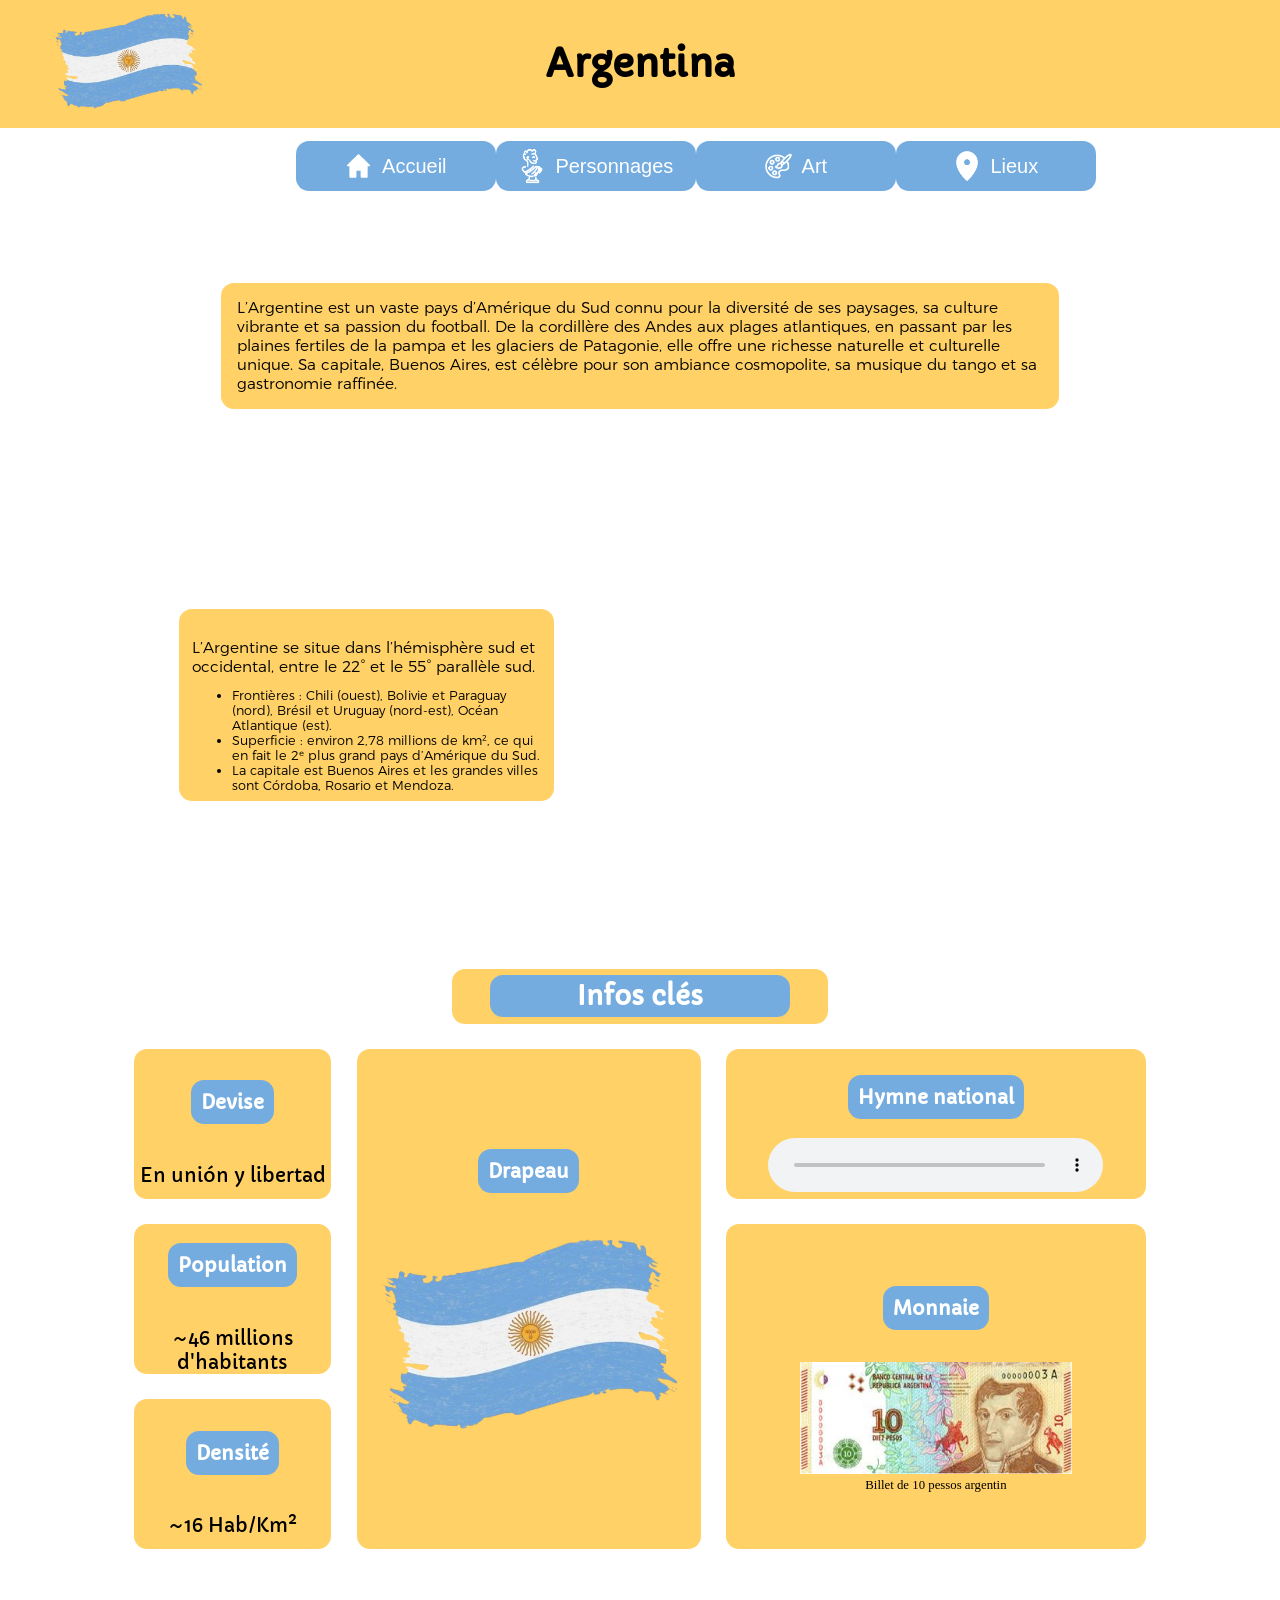
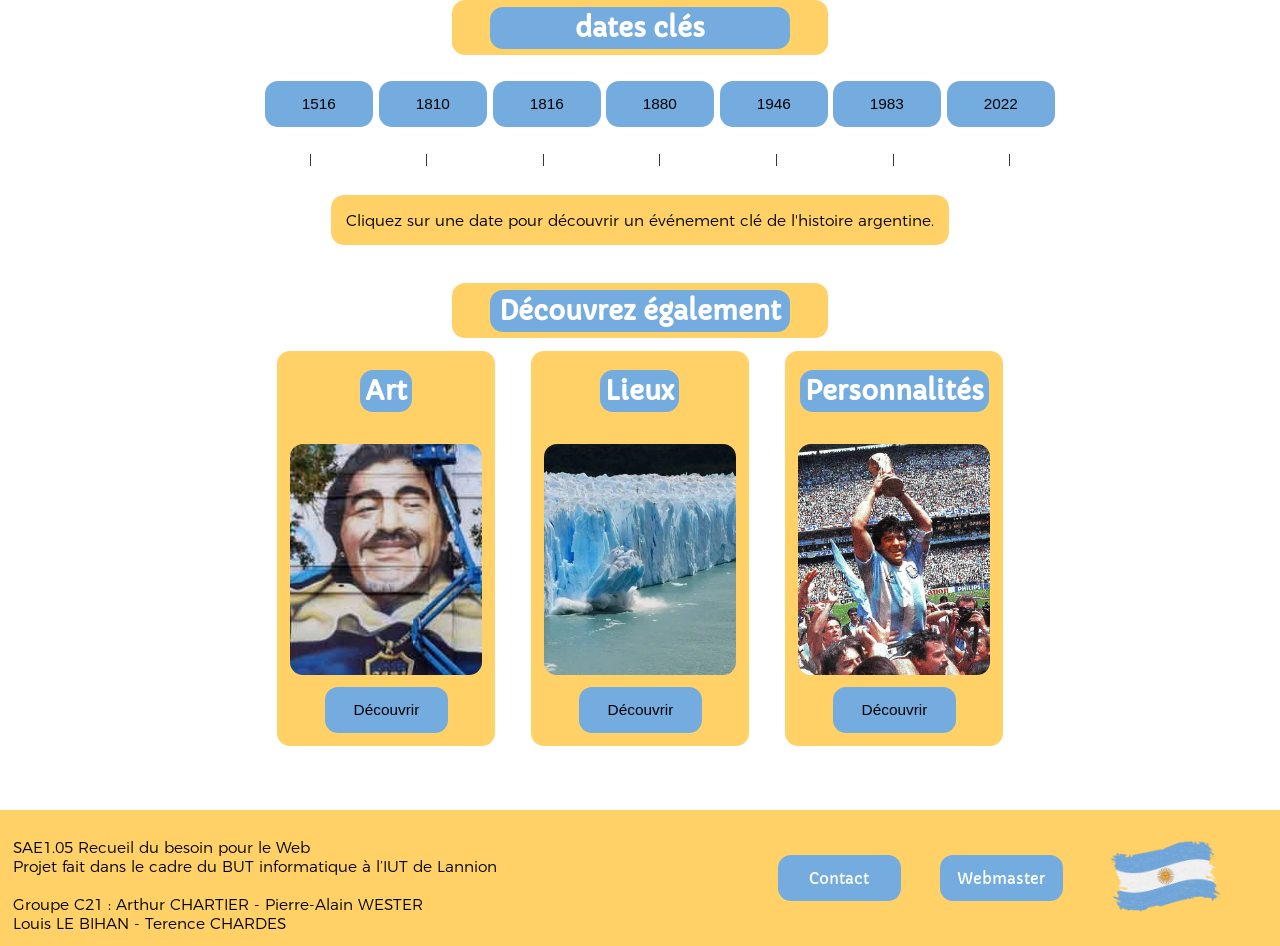
<file: Argentine - Dev Web/index.html>
<!DOCTYPE html>

<head>
    <meta charset="UTF-8">
    <meta name="viewport" content="width=device-width, initial-scale=1.0">
    <meta name="description" content="Header et Footer pour notre site !!!">
    <title>Argentina</title>
    <link rel="stylesheet" href="style.css">
</head>



<body>
    <header>
        <div class="parent">
            <div class="div1"> <img src="./static/commun/logoFlag.png" alt="Drapeau argentin" title="Drapeau argentin"> </div>
            <div class="div2"> <h1>Argentina</h1> </div>
            <div class="div3"> </div>
        </div>
        <nav>
            <ul>
                <li>
                    <a href="./index.html"><button class="buttonHeader"><img src="./static/commun/home_icon.png" alt="Image pour accueil">Accueil</button></a>
                </li>
                <li>
                    <a href="./persoNav.html"><button class="buttonHeader"><img src="./static/commun/personnage_icone.png" alt="Image pour Personnages">Personnages</button></a>
                </li>
                <li>
                    <a href="./ArtNav.html"><button class="buttonHeader"><img src="./static/commun/art_icone.png" alt="Image pour Art">Art</button></a>
                </li>
                <li>
                    <a href="./lieuxNav.html"><button class="buttonHeader"><img src="./static/commun/pin_icon.png"  alt="Image pour Lieux">Lieux</button></a>
                </li>
            </ul>
        </nav>
    </header>

    <main id="acMain">
        <p id="description">L’Argentine est un vaste pays d’Amérique du Sud connu pour la diversité de ses paysages, sa culture vibrante et sa passion du football. De la cordillère des Andes aux plages atlantiques, en passant par les plaines fertiles de la pampa et les glaciers de Patagonie, elle offre une richesse naturelle et culturelle unique. Sa capitale, Buenos Aires, est célèbre pour son ambiance cosmopolite, sa musique du tango et sa gastronomie raffinée.</p>
        <section id="geographie">
            <article>
                <p>L’Argentine se situe dans l’hémisphère sud et occidental, entre le 22° et le 55° parallèle sud.</p>
                <ul>
                    <li>Frontières : Chili (ouest), Bolivie et Paraguay (nord), Brésil et Uruguay (nord-est), Océan Atlantique (est).</li>
                    <li>Superficie : environ 2,78 millions de km², ce qui en fait le 2ᵉ plus grand pays d’Amérique du Sud.</li>
                    <li>La capitale est Buenos Aires et les grandes villes sont Córdoba, Rosario et Mendoza.</li>
                </ul>
            </article>
            <iframe src="https://www.google.com/maps/embed?pb=!1m18!1m12!1m3!1d31176381.201718647!2d-84.81901423956239!3d-36.47382157108401!2m3!1f0!2f0!3f0!3m2!1i1024!2i768!4f13.1!3m3!1m2!1s0x95bccaf5f5fdc667%3A0x3d2f77992af00fa8!2sArgentine!5e1!3m2!1sfr!2sfr!4v1764170497158!5m2!1sfr!2sfr" width="600" height="450" style="border:0;" allowfullscreen="" loading="lazy" referrerpolicy="no-referrer-when-downgrade"></iframe>
        </section>  
        
        <section id="infosCles">
            <div class="titre"><h2>Infos clés</h2></div>
            <div class="accueilParent">
                <div class="elem1" id="devise">
                    <h3>Devise</h3> 
                    <p>En unión y libertad</p>
                </div>
                <div class="elem1" id="population">
                    <h3>Population</h3>
                    <p>~46 millions d'habitants</p>
                </div>
                <div class="elem1" id="densite">
                    <h3>Densité</h3>
                    <p>~16 Hab/Km²</p>
                </div>
                <div id="drapeau">
                    <h3>Drapeau</h3>
                    <img src="./static/commun/logoFlag.png" alt="Logo du drapeau argentin" title="Drapeau argentin">
                </div>
                <div id="hymne">
                    <h3>Hymne national</h3>
                   <audio controls="controls" src="./static/C21_Accueil/#" ></audio>
                </div>
                <div id="monnaie">
                    <h3>Monnaie</h3>
                    <figure>
                        <img src="./static/C21_Accueil/pesso.jpg" alt="Billet de 10 pessos argentin" title="Pessos argentin">
                        <figcaption>Billet de 10 pessos argentin</figcaption>
                    </figure>
                </div>
            </div>

        </section>
        
        <section id="historique">
            <div class="titre"><h2>dates clés</h2></div>    
            <nav id="dates">
                <ul>
                    <li><button class="btnHisto" data-year="1516">1516</button></li>
                    <li><button class="btnHisto" data-year="1810">1810</button></li>
                    <li><button class="btnHisto" data-year="1816">1816</button></li>
                    <li><button class="btnHisto" data-year="1880">1880</button></li>
                    <li><button class="btnHisto" data-year="1946">1946</button></li>
                    <li><button class="btnHisto" data-year="1983">1983</button></li>
                    <li><button class="btnHisto" data-year="2022">2022</button></li>
                </ul>
            </nav>
            <nav id="liaisons">
                <ul >
                    <li id="liaison1">|</li>
                    <li id="liaison2">|</li>
                    <li id="liaison3">|</li>
                    <li id="liaison4">|</li>
                    <li id="liaison5">|</li>
                    <li id="liaison6">|</li>
                    <li id="liaison7">|</li>
                </ul>
            </nav>
            <p id="texteHistorique">Cliquez sur une date pour découvrir un événement clé de l'histoire argentine.</p>
        </section>  
        
        <section id="decouverte">
            <div class="titre"><h2>Découvrez également</h2></div>
            <div>
                <article>
                    <div class="dTitre"><h2>Art</h2></div>
                    <img src="./static/C21_Œuvre/San-diego-del-barrio-de-la-boca.jpg" alt="#">
                    <a href="./sanDiego.html"><button>Découvrir</button></a>
                </article>
                <article>
                    <div class="dTitre"><h2>Lieux</h2></div>
                    <img src="./static/C21_lieux/velage1.jpeg" alt="#">
                    <a href="./perito.html"><button>Découvrir</button></a>
                </article>
                <article>
                    <div class="dTitre"><h2>Personnalités</h2></div>
                    <img src="./static/C21_Personnage/palmares/maradona-coupe-monde.jpg" alt="#">
                    <a href="./maradona.html"><button>Découvrir</button></a>
                </article>
            </div>
        </section>

    </main>



     <footer>
        <div class="footerParent">

            <div class="footerDiv1"> 

                <p>
                SAE1.05 Recueil du besoin pour le Web<br>Projet fait dans le cadre du BUT informatique à l’IUT de Lannion<br><br>
                Groupe C21 : Arthur CHARTIER - Pierre-Alain WESTER<br>Louis LE BIHAN - Terence CHARDES
                </p>
            </div>

            <div class="footerDiv2">
                <button class="button"><a href="mailto:perenoel@gmail.com">Contact</a></button>
                <button class="button"><a href="mailto:squeezie@gmail.com">Webmaster</a></button>

                <img src="./static/commun/logoFlag.png" title="logoFlag" alt="Drapeau de l'Argentine">
            </div>

        </div>

    </footer>

    <script>
        // Textes historiques pour chaque date
        const historiqueTextes = {
            "1516": "Première exploration européenne : le navigateur espagnol Juan Díaz de Solís découvre le Río de la Plata et explore les côtes argentines.",
            "1810": "Révolution de Mai : le 25 mai, Buenos Aires déclare son autonomie face à l'Espagne, marquant le début du processus d'indépendance.",
            "1816": "Déclaration d'indépendance : le 9 juillet, les Provinces-Unies du Río de la Plata proclament leur indépendance à San Miguel de Tucumán.",
            "1880": "Fédéralisation de Buenos Aires : Buenos Aires devient officiellement la capitale fédérale de l'Argentine, mettant fin aux tensions entre fédéralistes et unitaires.",
            "1946": "Élection de Juan Perón : début de l'ère péroniste qui transforme profondément la société argentine avec des réformes sociales et économiques majeures.",
            "1983": "Retour à la démocratie : après 7 ans de dictature militaire, Raúl Alfonsín est élu président, marquant la fin de la dernière junte militaire.",
            "2022": "Victoire en Coupe du Monde : l'Argentine remporte sa troisième Coupe du Monde de football au Qatar, menée par Lionel Messi."
        };

        // Fonction pour changer le texte
        function changerTexteHistorique(annee) {
            const paragraphe = document.getElementById('texteHistorique');
            paragraphe.textContent = historiqueTextes[annee];
            
            // Retirer la classe active de tous les boutons
            document.querySelectorAll('.btnHisto').forEach(btn => {
                btn.classList.remove('active');
            });
            
            // Ajouter la classe active au bouton cliqué
            event.target.classList.add('active');
        }

        // Ajouter les écouteurs d'événements aux boutons
        document.querySelectorAll('.btnHisto').forEach(button => {
            button.addEventListener('click', function() {
                const annee = this.getAttribute('data-year');
                changerTexteHistorique(annee);
            });
        });
    </script>

</body>


</html>
</file>
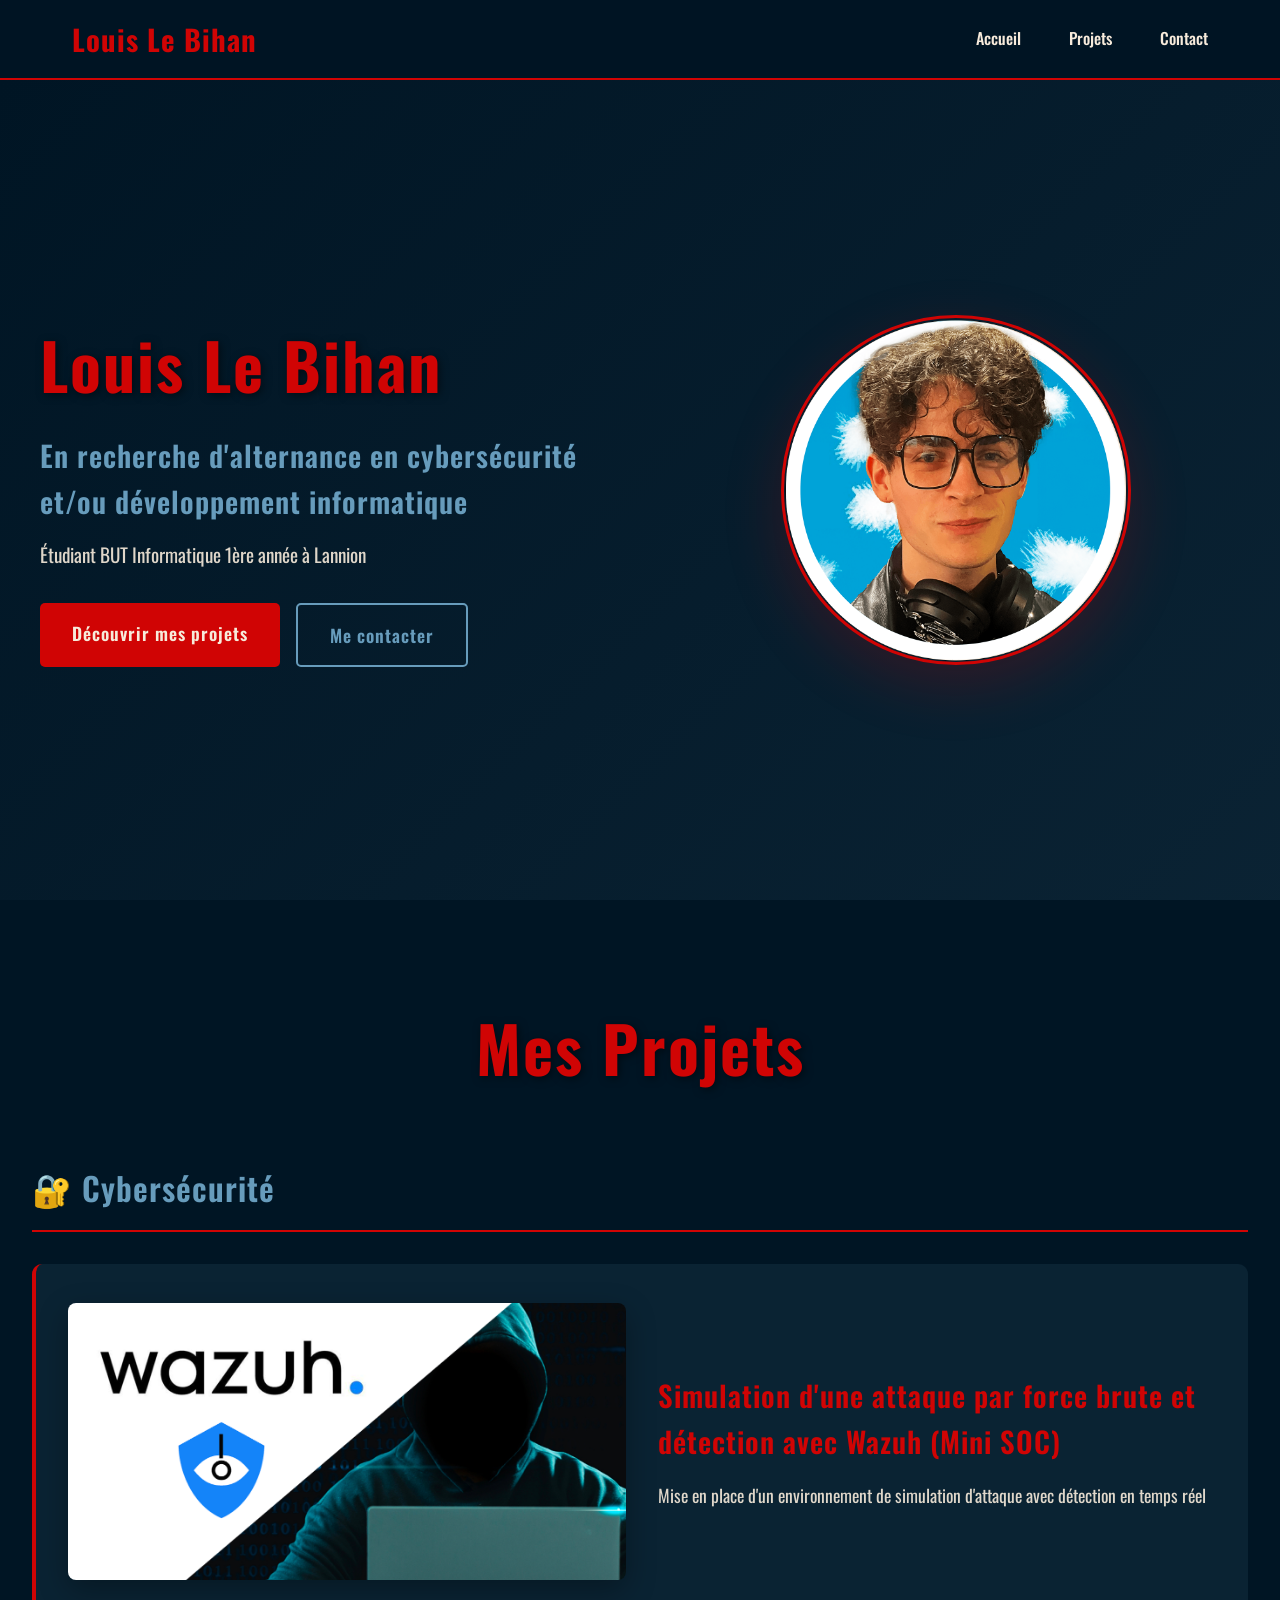
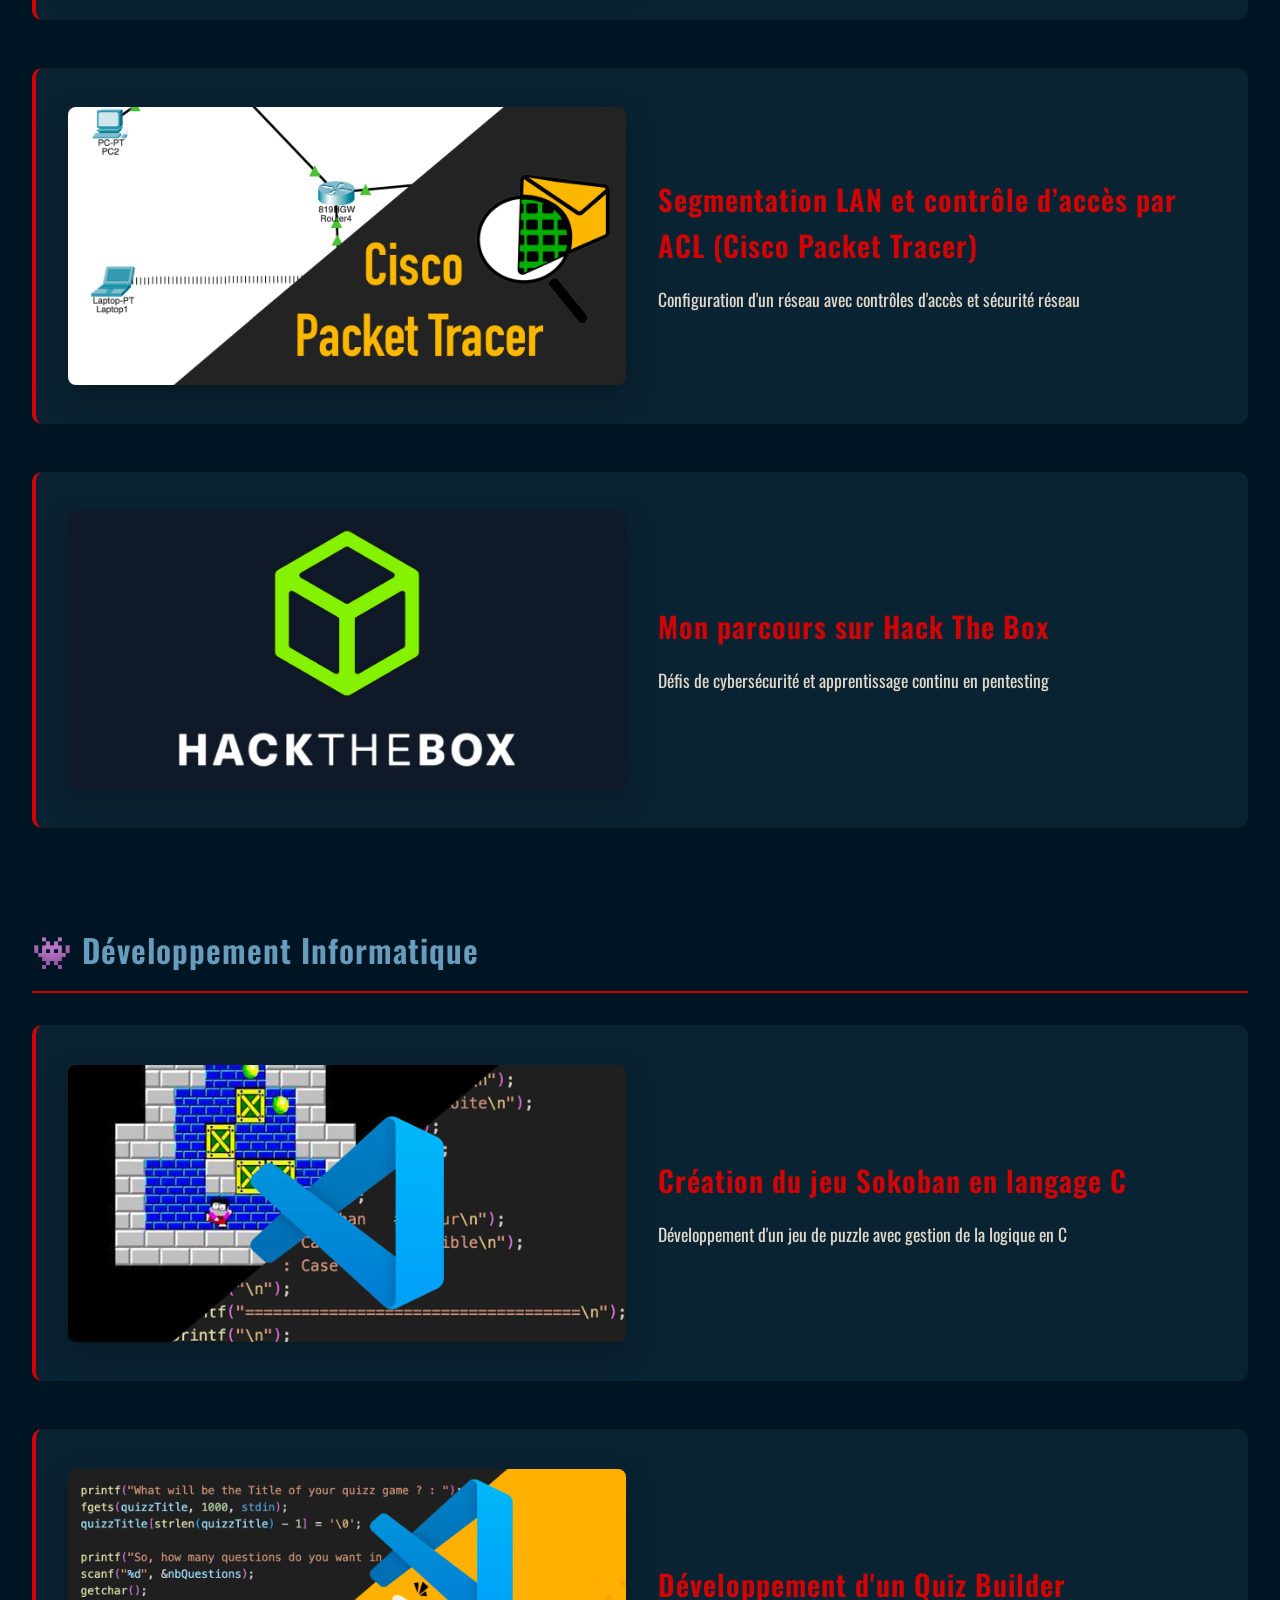
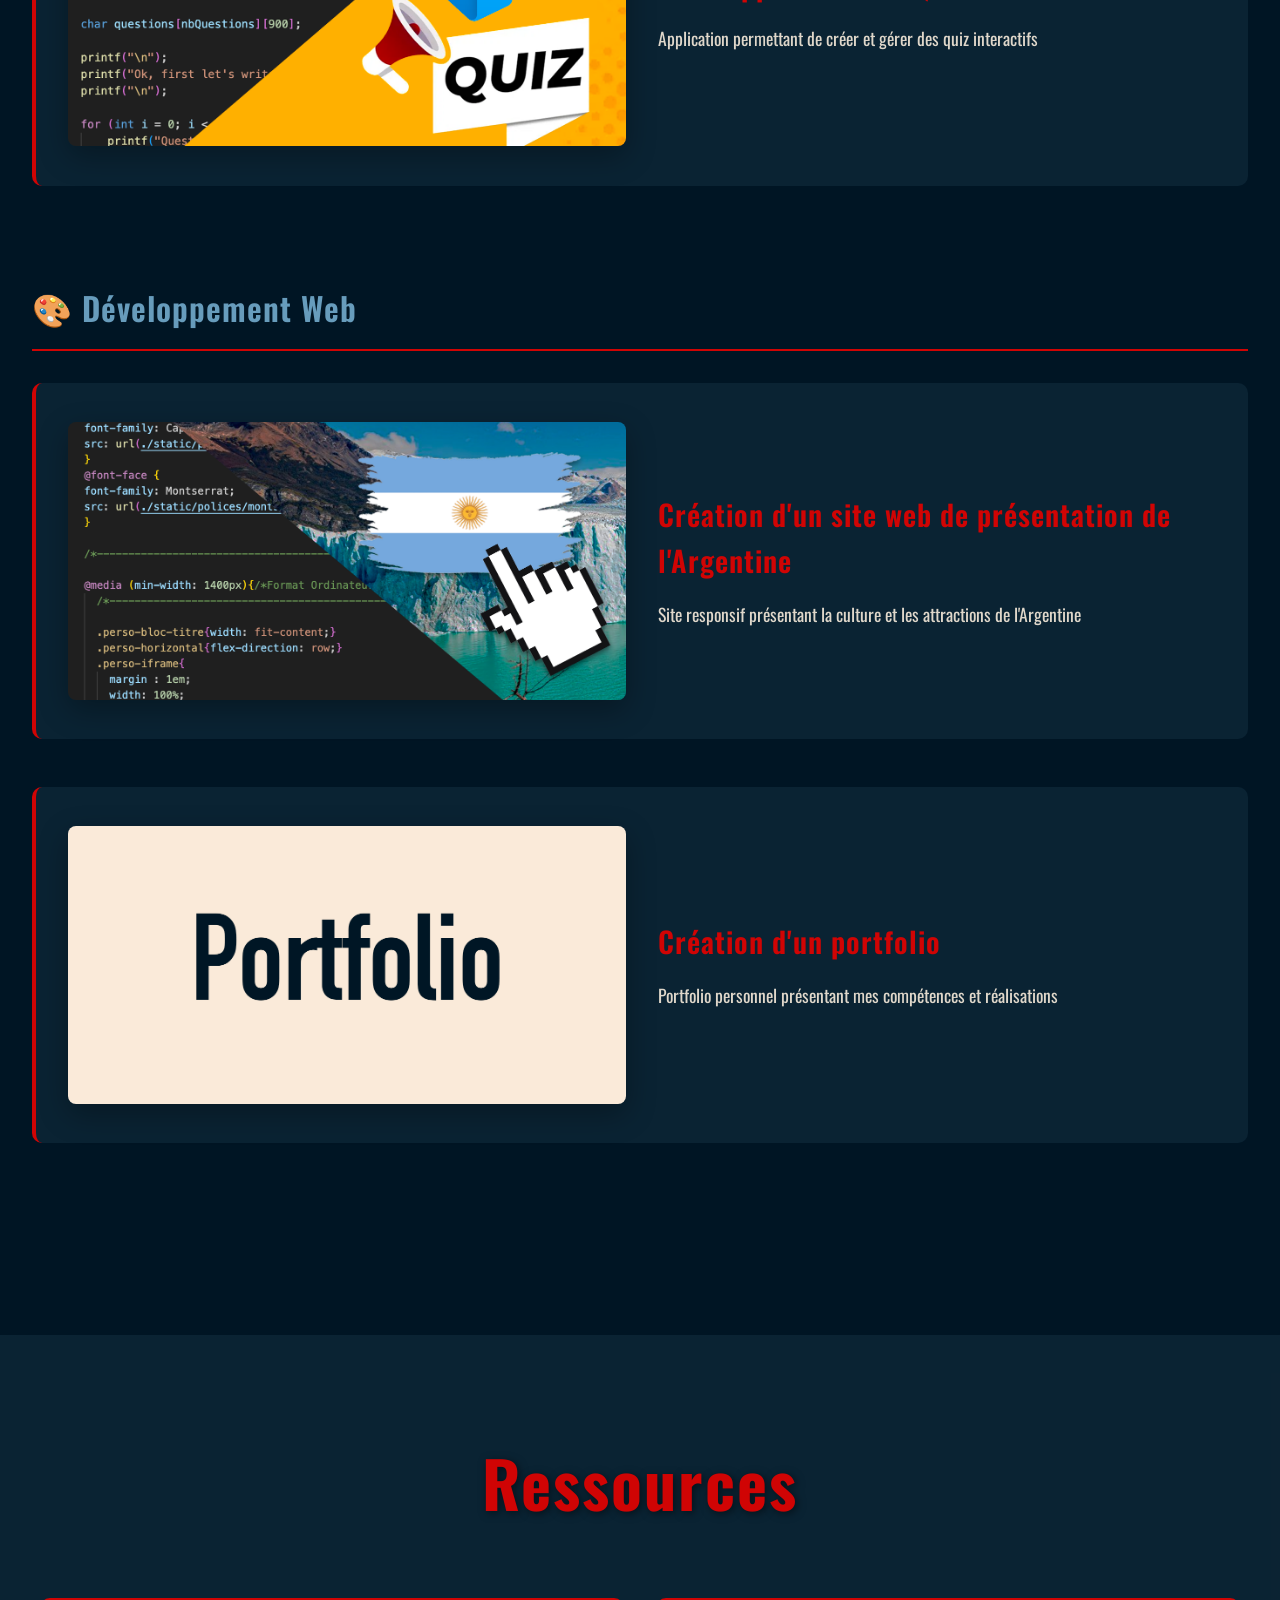
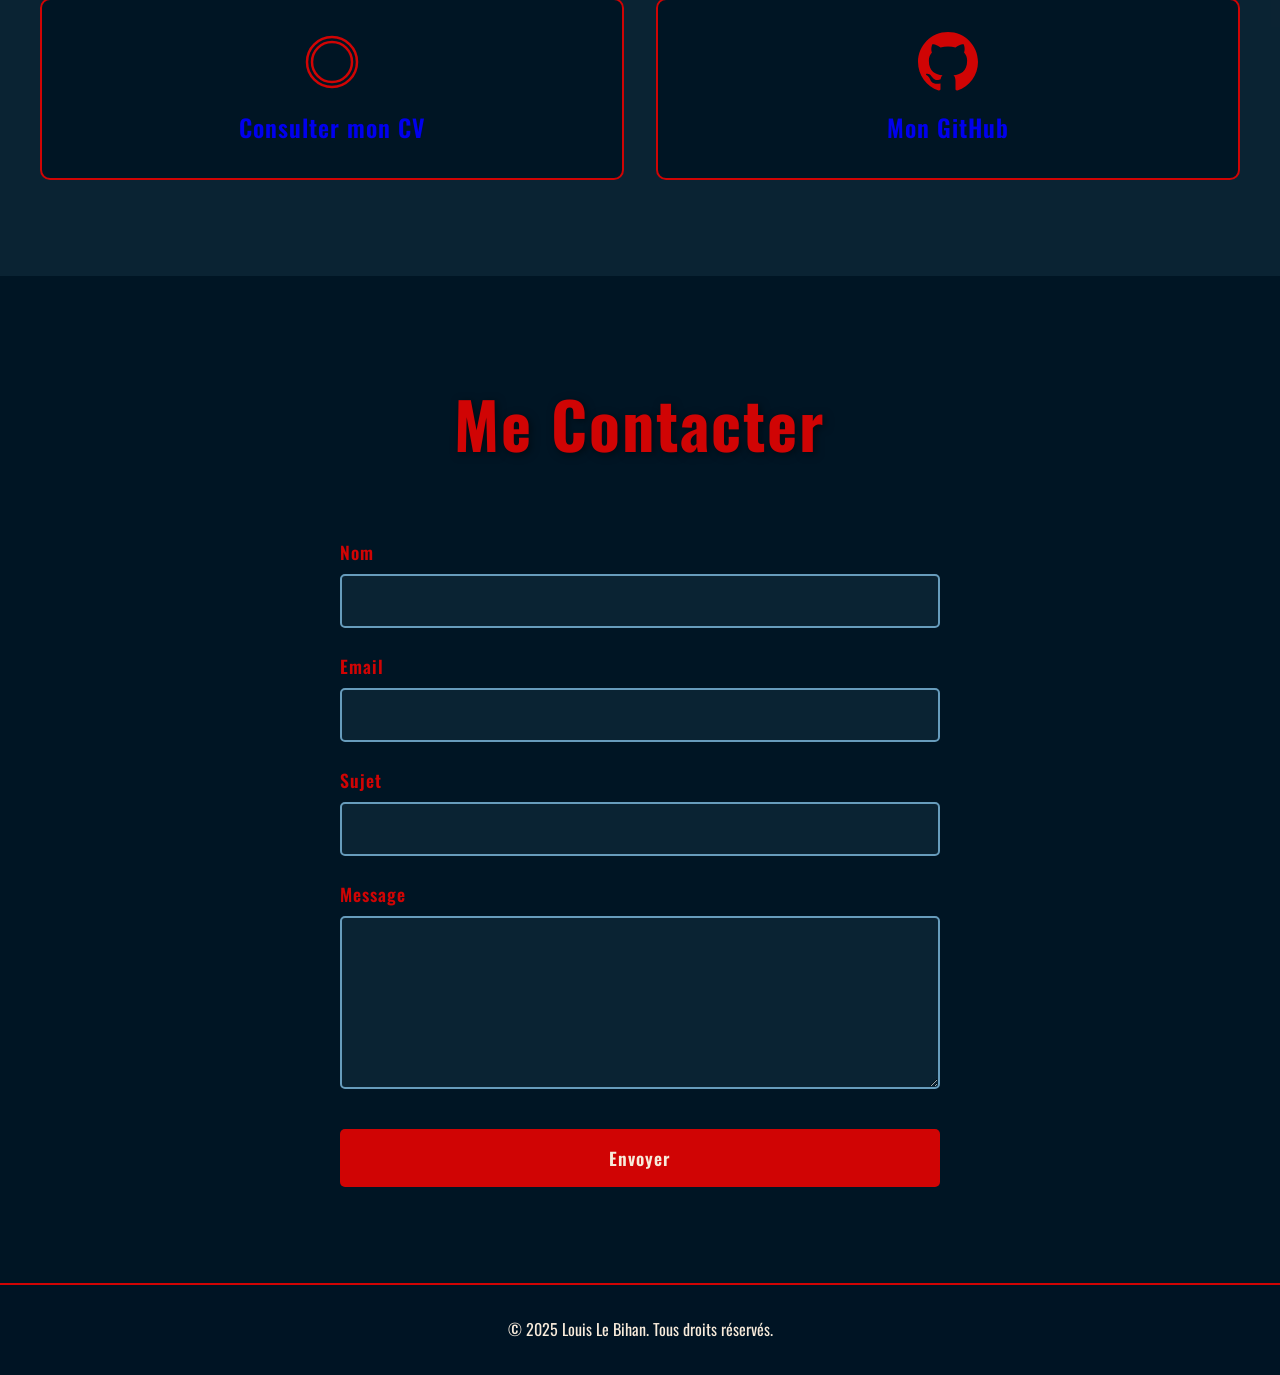
<file: Portfolio Website - Dev Web/index.html>
<!DOCTYPE html>
<html lang="fr">
<head>
    <meta charset="UTF-8">
    <meta name="viewport" content="width=device-width, initial-scale=1.0">
    <title>Louis Le Bihan - Cybersécurité & IT</title>
    <link rel="stylesheet" href="css/styles.css">
    <link rel="preconnect" href="https://fonts.googleapis.com">
    <link rel="preconnect" href="https://fonts.gstatic.com" crossorigin>
    <link href="https://fonts.googleapis.com/css2?family=DM+Sans:ital,opsz,wght@0,9..40,100..1000;1,9..40,100..1000&family=Momo+Signature&family=Oswald:wght@200..700&family=Special+Gothic+Condensed+One&display=swap" rel="stylesheet">
</head>
<body>
    <!-- HEADER NAVIGATION -->
    <header class="header">
        <nav class="navbar">
            <div class="nav-brand">Louis Le Bihan</div>
            <ul class="nav-menu">
                <li><a href="#home" class="nav-link">Accueil</a></li>
                <li><a href="#projects" class="nav-link">Projets</a></li>
                <li><a href="#contact" class="nav-link">Contact</a></li>
            </ul>
            <div class="hamburger">
                <span></span>
                <span></span>
                <span></span>
            </div>
        </nav>
    </header>

    <!-- HERO SECTION -->
    <section id="home" class="hero">
        <div class="hero-content">
            <div class="hero-text">
                <h1 class="hero-title">Louis Le Bihan</h1>
                <p class="hero-subtitle">En recherche d'alternance en cybersécurité et/ou développement informatique</p>
                <p class="hero-description">Étudiant BUT Informatique 1ère année à Lannion</p>
                <div class="hero-cta">
                    <a href="#projects" class="btn btn-primary">Découvrir mes projets</a>
                    <a href="#contact" class="btn btn-secondary">Me contacter</a>
                </div>
            </div>
            <div class="hero-image">
                <img src="img/PP.png" alt="Louis Le Bihan" class="profile-pic">
            </div>
        </div>
    </section>

    <!-- PROJECTS SECTION -->
    <section id="projects" class="projects-section">
        <h2 class="section-title">Mes Projets</h2>

        <!-- Cybersécurité -->
        <div class="projects-category">
            <h3 class="category-title">🔐 Cybersécurité</h3>
            
            <article class="project-card" onclick="goToProject('projet1')">
                <div class="project-image">
                    <img src="img/WazuhProjectImg.png" alt="Simulation d'attaque par force brute avec Wazuh">
                </div>
                <div class="project-info">
                    <h3>Simulation d'une attaque par force brute et détection avec Wazuh (Mini SOC)</h3>
                    <p>Mise en place d'un environnement de simulation d'attaque avec détection en temps réel</p>
                </div>
            </article>

            <article class="project-card" onclick="goToProject('projet2')">
                <div class="project-image">
                    <img src="img/CiscoProjectImg.png" alt="Réseau sécurisé avec ACL">
                </div>
                <div class="project-info">
                    <h3>Segmentation LAN et contrôle d’accès par ACL (Cisco Packet Tracer)</h3>
                    <p>Configuration d'un réseau avec contrôles d'accès et sécurité réseau</p>
                </div>
            </article>

            <article class="project-card" onclick="goToProject('projet3')">
                <div class="project-image">
                    <img src="img/HtbProjectImg.png" alt="Hack The Box">
                </div>
                <div class="project-info">
                    <h3>Mon parcours sur Hack The Box</h3>
                    <p>Défis de cybersécurité et apprentissage continu en pentesting</p>
                </div>
            </article>
        </div>

        <!-- Développement Informatique -->
        <div class="projects-category">
            <h3 class="category-title">👾 Développement Informatique</h3>

            <article class="project-card" onclick="goToProject('projet4')">
                <div class="project-image">
                    <img src="img/SokobanProjectImg.png" alt="Jeu Sokoban en C">
                </div>
                <div class="project-info">
                    <h3>Création du jeu Sokoban en langage C</h3>
                    <p>Développement d'un jeu de puzzle avec gestion de la logique en C</p>
                </div>
            </article>

            <article class="project-card" onclick="goToProject('projet5')">
                <div class="project-image">
                    <img src="img/QuizProjectImg.png" alt="Quiz Builder">
                </div>
                <div class="project-info">
                    <h3>Développement d'un Quiz Builder</h3>
                    <p>Application permettant de créer et gérer des quiz interactifs</p>
                </div>
            </article>
        </div>

        <!-- Développement Web -->
        <div class="projects-category">
            <h3 class="category-title">🎨 Développement Web</h3>

            <article class="project-card" onclick="goToProject('projet6')">
                <div class="project-image">
                    <img src="img/ArgentinaProjectImg.png" alt="Site Argentine">
                </div>
                <div class="project-info">
                    <h3>Création d'un site web de présentation de l'Argentine</h3>
                    <p>Site responsif présentant la culture et les attractions de l'Argentine</p>
                </div>
            </article>

            <article class="project-card" onclick="goToProject('projet7')">
                <div class="project-image">
                    <img src="img/PortfolioProjectImg.png" alt="Portfolio">
                </div>
                <div class="project-info">
                    <h3>Création d'un portfolio</h3>
                    <p>Portfolio personnel présentant mes compétences et réalisations</p>
                </div>
            </article>
        </div>
    </section>

    <!-- RESOURCES SECTION -->
    <section class="resources-section">
        <h2 class="section-title">Ressources</h2>
        <div class="resources-container">
            <a href="#" class="resource-card" target="_blank">
                <svg class="resource-icon" viewBox="0 0 24 24" fill="none" stroke="currentColor">
                    <path d="M12 2C6.48 2 2 6.48 2 12s4.48 10 10 10 10-4.48 10-10S17.52 2 12 2zm0 18c-4.41 0-8-3.59-8-8s3.59-8 8-8 8 3.59 8 8-3.59 8-8 8z"/>
                </svg>
                <h3>Consulter mon CV</h3>
            </a>
            <a href="https://github.com/llbhn" class="resource-card" target="_blank">
                <svg class="resource-icon" viewBox="0 0 24 24" fill="currentColor">
                    <path d="M12 0c-6.626 0-12 5.373-12 12 0 5.302 3.438 9.8 8.207 11.387.599.111.793-.261.793-.577v-2.234c-3.338.726-4.033-1.416-4.033-1.416-.546-1.387-1.333-1.756-1.333-1.756-1.089-.745.083-.729.083-.729 1.205.084 1.839 1.237 1.839 1.237 1.07 1.834 2.807 1.304 3.492.997.107-.775.418-1.305.762-1.604-2.665-.305-5.467-1.334-5.467-5.931 0-1.311.469-2.381 1.236-3.221-.124-.303-.535-1.524.117-3.176 0 0 1.008-.322 3.301 1.23.957-.266 1.983-.399 3.003-.404 1.02.005 2.047.138 3.006.404 2.291-1.552 3.297-1.23 3.297-1.23.653 1.653.242 2.874.118 3.176.77.84 1.235 1.911 1.235 3.221 0 4.609-2.807 5.624-5.479 5.921.43.372.823 1.102.823 2.222v 3.293c0 .319.192.694.801.576 4.765-1.589 8.199-6.086 8.199-11.386 0-6.627-5.373-12-12-12z"/>
                </svg>
                <h3>Mon GitHub</h3>
            </a>
        </div>
    </section>

    <!-- CONTACT SECTION -->
    <section id="contact" class="contact-section">
        <h2 class="section-title">Me Contacter</h2>
        <form class="contact-form" id="contactForm">
            <div class="form-group">
                <label for="name">Nom</label>
                <input type="text" id="name" name="name" required>
            </div>
            <div class="form-group">
                <label for="email">Email</label>
                <input type="email" id="email" name="email" required>
            </div>
            <div class="form-group">
                <label for="subject">Sujet</label>
                <input type="text" id="subject" name="subject" required>
            </div>
            <div class="form-group">
                <label for="message">Message</label>
                <textarea id="message" name="message" rows="6" required></textarea>
            </div>
            <button type="submit" class="btn btn-primary">Envoyer</button>
        </form>
    </section>

    <!-- FOOTER -->
    <footer class="footer">
        <p>&copy; 2025 Louis Le Bihan. Tous droits réservés.</p>
    </footer>

    <script src="js/script.js"></script>
</body>
</html>
</file>
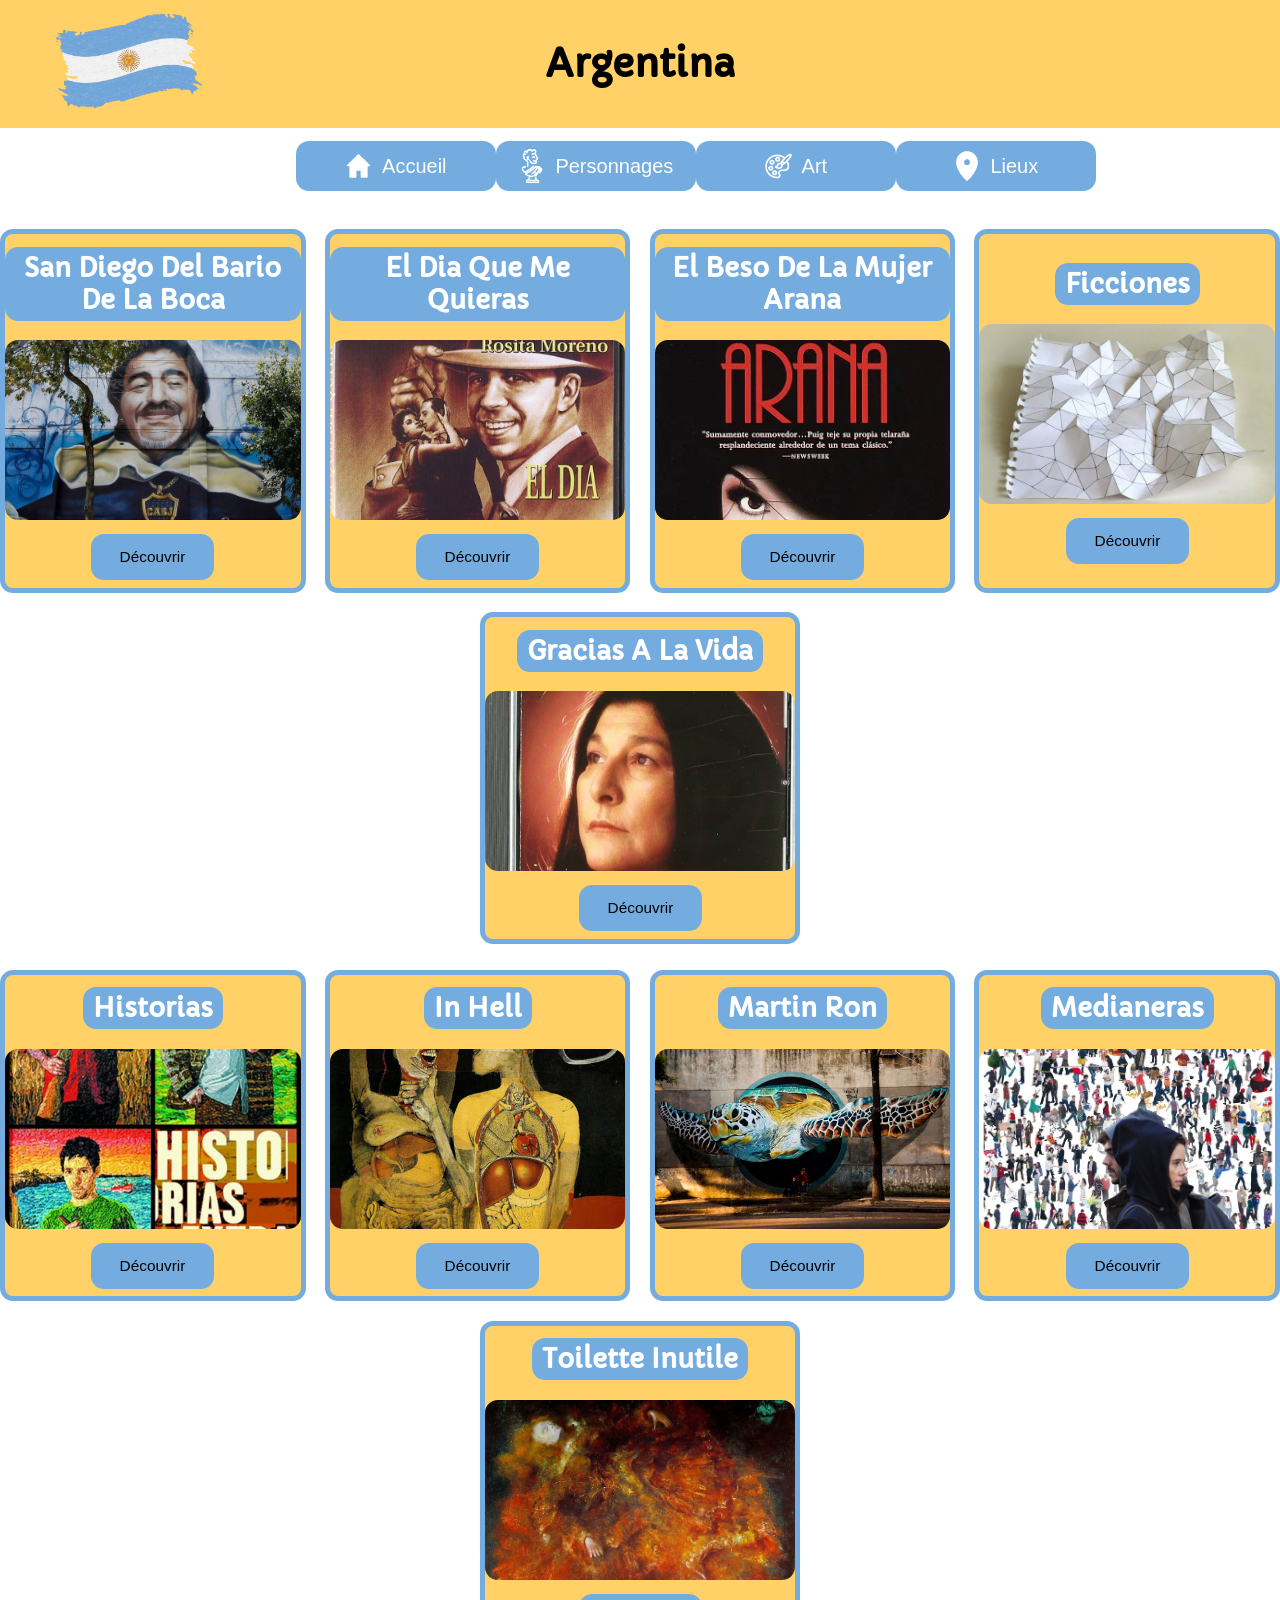
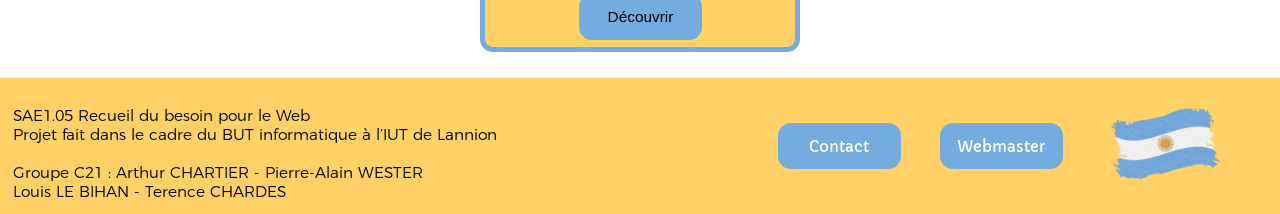
<file: Argentine - Dev Web/ArtNav.html>
<!DOCTYPE html>
<html xmlns="http://www.w3.org/1999/xhtml" xml:lang="fr" lang="fr">
  <head>
    <meta charset="utf-8" />
    <title>Argentine - Navigation Art</title>
    <link rel="stylesheet" type="text/css" href="./style.css">
  </head>
  <body>
    <header>
        <div class="parent">
            <div class="div1"> <img src="./static/commun/logoFlag.png" alt="Drapeau argentin" title="Drapeau argentin"> </div>
            <div class="div2"> <h1>Argentina</h1> </div>
            <div class="div3"> </div>
        </div>
        <nav>
            <ul>
                <li>
                    <a href="./index.html"><button class="buttonHeader"><img src="./static/commun/home_icon.png" alt="Image pour accueil">Accueil</button></a>
                </li>
                <li>
                    <a href="./persoNav.html"><button class="buttonHeader"><img src="./static/commun/personnage_icone.png" alt="Image pour Personnages">Personnages</button></a>
                </li>
                <li>
                    <a href="./ArtNav.html"><button class="buttonHeader"><img src="./static/commun/art_icone.png" alt="Image pour Art">Art</button></a>
                </li>
                <li>
                    <a href="./lieuxNav.html"><button class="buttonHeader"><img src="./static/commun/pin_icon.png"  alt="Image pour Lieux">Lieux</button></a>
                </li>
            </ul>
        </nav>
    </header>

    <main id="artMain">
      <section class="carteDecouverte">
        <article><div class="title"><h2>San Diego Del Bario De La Boca</h2></div><img src="./static/C21_Œuvre/San-diego-del-bario-de-la-boca.png" alt="Œuvre 1"><a href="./sanDiego.html"><button class="btnHisto">Découvrir</button></a></article>
        <article><div class="title"><h2>El Dia Que Me Quieras</h2></div><img src="./static/Pages Nav/ArtNav/ElDiaQueMeQuieras.jpg" alt="Œuvre 2"><button class="btnHisto">Découvrir</button></article>
        <article><div class="title"><h2>El Beso De La Mujer Arana</h2></div><img src="./static/Pages Nav/ArtNav/FemmeAraignee.webp" alt="Œuvre 3"><button class="btnHisto">Découvrir</button></article>
        <article><div class="title"><h2>Ficciones</h2></div><img src="./static/Pages Nav/ArtNav/Ficciones.jpg" alt="Œuvre 4"><button class="btnHisto">Découvrir</button></article>
        <article><div class="title"><h2>Gracias A La Vida</h2></div><img src="./static/Pages Nav/ArtNav/GraciasALaVida.jpg" alt="Œuvre 5"><button class="btnHisto">Découvrir</button></article>
      </section>
      <section class="carteDecouverte">
        <article><div class="title"><h2>Historias</h2></div><img src="./static/Pages Nav/ArtNav/Histoorias.jpg" alt="Œuvre 6"><button class="btnHisto">Découvrir</button></article>
        <article><div class="title"><h2>In Hell</h2></div><img src="./static/Pages Nav/ArtNav/InHell.jpg" alt="Œuvre 7"><button class="btnHisto">Découvrir</button></article>
        <article><div class="title"><h2>Martin Ron</h2></div><img src="./static/Pages Nav/ArtNav/MartinRon.jpg" alt="Œuvre 8"><button class="btnHisto">Découvrir</button></article>
        <article><div class="title"><h2>Medianeras</h2></div><img src="./static/Pages Nav/ArtNav/Medianeras.jpeg" alt="Œuvre 9"><button class="btnHisto">Découvrir</button></article>
        <article><div class="title"><h2>Toilette Inutile</h2></div><img src="./static/Pages Nav/ArtNav/ToiletteInutile.jpg" alt="Œuvre 10"><button class="btnHisto">Découvrir</button></article>
      </section>
    </main>

    <footer>
      <div class="footerParent">
        <div class="footerDiv1">
          <p>SAE1.05 Recueil du besoin pour le Web<br>Projet fait dans le cadre du BUT informatique à l’IUT de Lannion<br><br>Groupe C21 : Arthur CHARTIER - Pierre-Alain WESTER<br>Louis LE BIHAN - Terence CHARDES</p>
        </div>
        <div class="footerDiv2">
          <button class="button"><a href="mailto:perenoel@gmail.com">Contact</a></button>
          <button class="button"><a href="mailto:squeezie@gmail.com">Webmaster</a></button>
          <img src="./static/commun/logoFlag.png" title="logoFlag" alt="Drapeau de l'Argentine">
        </div>
      </div>
    </footer>
  </body>
</html>
</file>
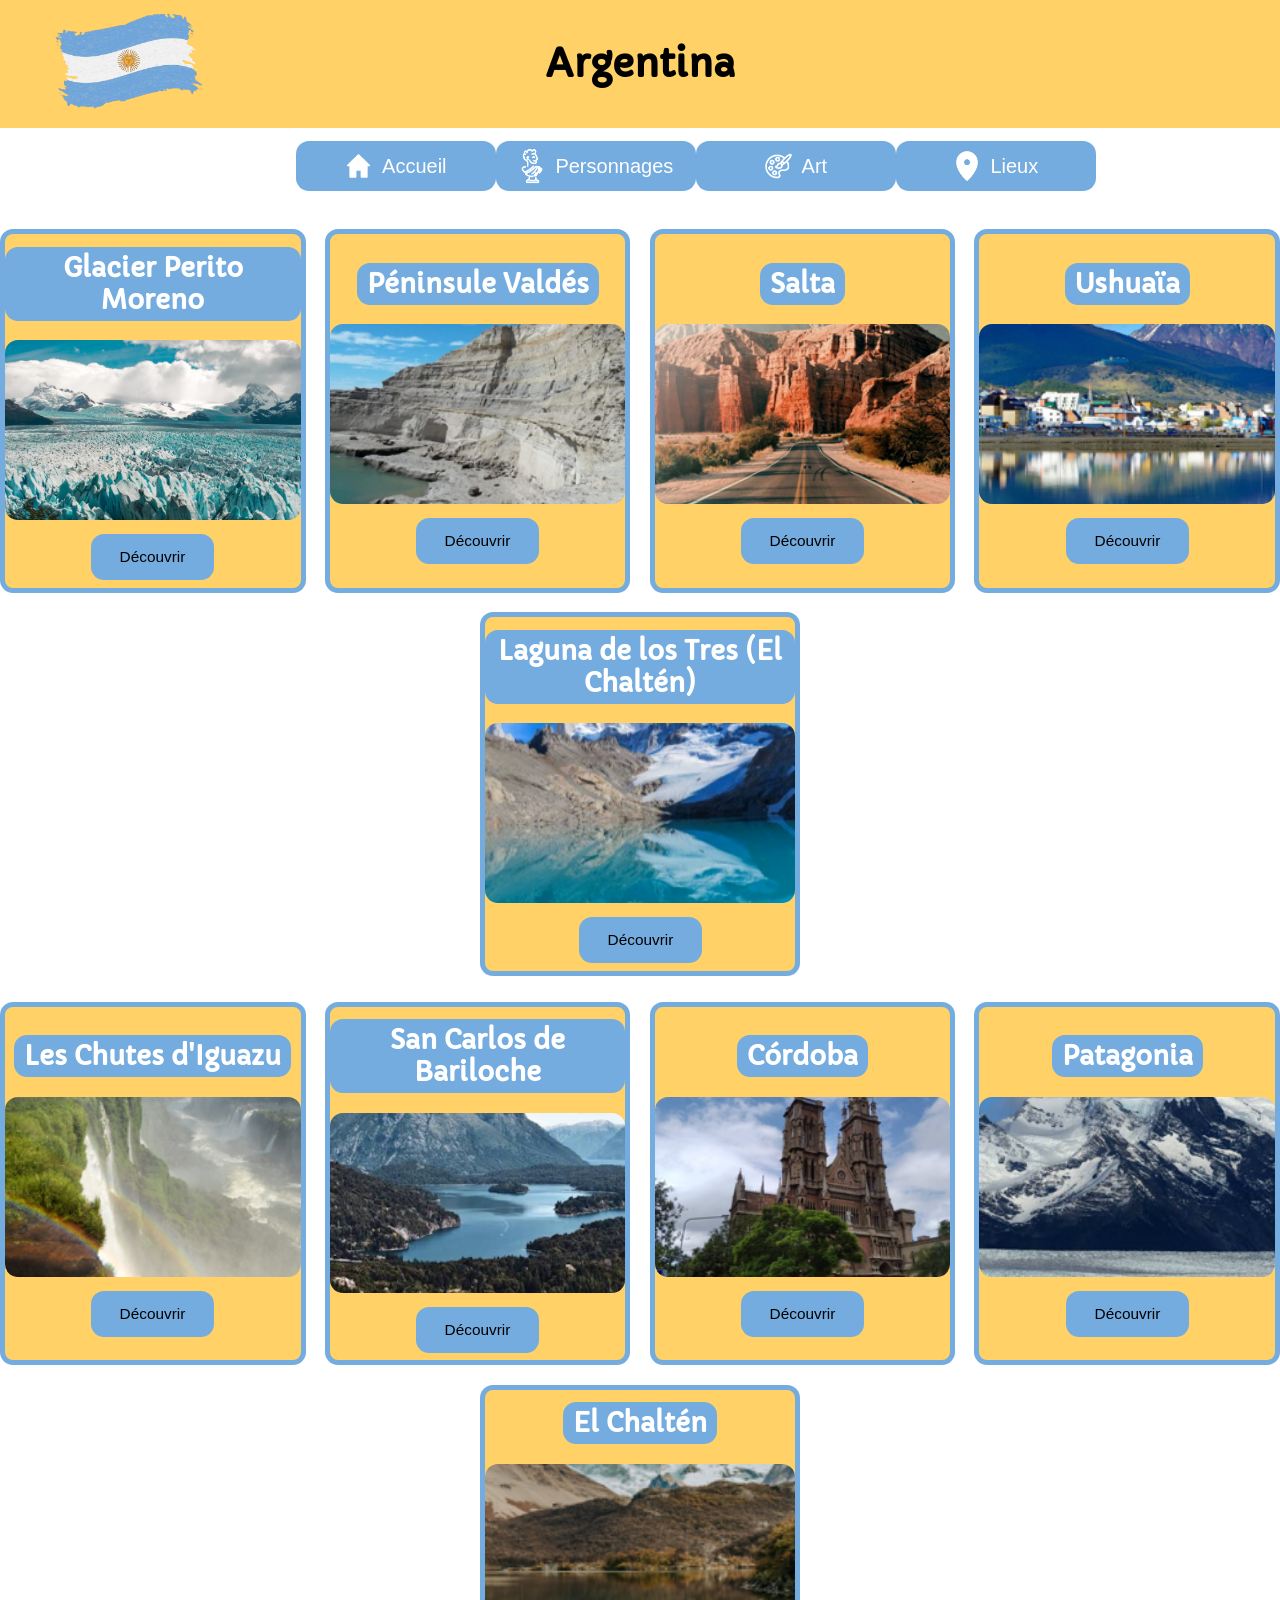
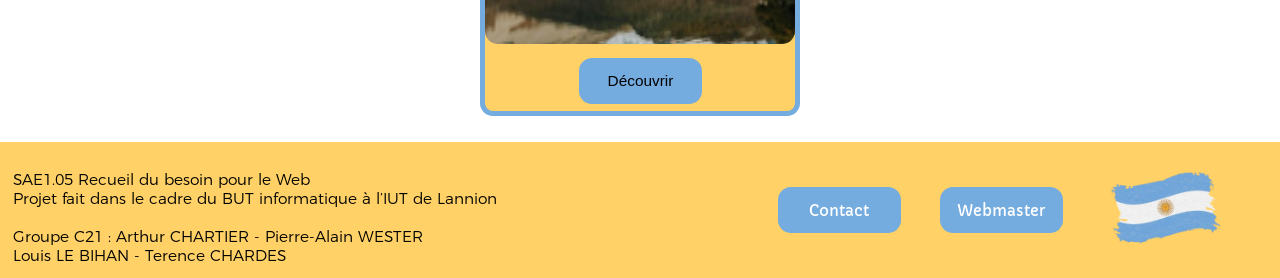
<file: Argentine - Dev Web/lieuxNav.html>
<!DOCTYPE html>
<html xmlns="http://www.w3.org/1999/xhtml" xml:lang="fr" lang="fr">
  <head>
    <meta charset="utf-8" />
    <title>Argentine - Navigation Lieux</title>
    <link rel="stylesheet" type="text/css" href="style.css">
  </head>
  <body>
    <header>
        <div class="parent">
            <div class="div1"> <img src="./static/commun/logoFlag.png" alt="Drapeau argentin" title="Drapeau argentin"> </div>
            <div class="div2"> <h1>Argentina</h1> </div>
            <div class="div3"> </div>
        </div>
        <nav>
            <ul>
                <li>
                    <a href="./index.html"><button class="buttonHeader"><img src="./static/commun/home_icon.png" alt="Image pour accueil">Accueil</button></a>
                </li>
                <li>
                    <a href="./persoNav.html"><button class="buttonHeader"><img src="./static/commun/personnage_icone.png" alt="Image pour Personnages">Personnages</button></a>
                </li>
                <li>
                    <a href="./ArtNav.html"><button class="buttonHeader"><img src="./static/commun/art_icone.png" alt="Image pour Art">Art</button></a>
                </li>
                <li>
                    <a href="./lieuxNav.html"><button class="buttonHeader"><img src="./static/commun/pin_icon.png"  alt="Image pour Lieux">Lieux</button></a>
                </li>
            </ul>
        </nav>
    </header>

    <main id="lieuxMain">
      <section class="carteDecouverte">
        <article><div class="title"><h2>Glacier Perito Moreno</h2></div><img src="./static/C21_lieux/peritomoreno.jpeg" alt="Glacier Perito Moreno"><a href="./perito.html"><button class="btnHisto">Découvrir</button></a></article>
        <article><div class="title"><h2>Péninsule Valdés</h2></div><img src="./static/Pages Nav/lieuxNav/peninsulte - Petite.png" alt="Péninsule Valdés"><button class="btnHisto">Découvrir</button></article>
        <article><div class="title"><h2>Salta</h2></div><img src="./static/Pages Nav/lieuxNav/Salta - Petite.png" alt="Salta"><button class="btnHisto">Découvrir</button></article>
        <article><div class="title"><h2>Ushuaïa</h2></div><img src="./static/Pages Nav/lieuxNav/ushuai - Petite.png" alt="Ushuaïa"><button class="btnHisto">Découvrir</button></article>
        <article><div class="title"><h2>Laguna de los Tres (El Chaltén)</h2></div><img src="./static/Pages Nav/lieuxNav/laguna - Petite.png" alt="Laguna de los Tres à El Chaltén"><button class="btnHisto">Découvrir</button></article>
      </section>
      <section class="carteDecouverte">
        <article><div class="title"><h2>Les Chutes d'Iguazu</h2></div><img src="./static/Pages Nav/lieuxNav/chuteIguazu - Petite.png" alt="Les Chutes d'Iguazu"><button class="btnHisto">Découvrir</button></article>
        <article><div class="title"><h2>San Carlos de Bariloche</h2></div><img src="./static/Pages Nav/lieuxNav/SanCarlos - Petite.png" alt="San Carlos de Bariloche"><button class="btnHisto">Découvrir</button></article>
        <article><div class="title"><h2>Córdoba</h2></div><img src="./static/Pages Nav/lieuxNav/Cordaba - Petite.png" alt="Córdoba"><button class="btnHisto">Découvrir</button></article>
        <article><div class="title"><h2>Patagonia</h2></div><img src="./static/Pages Nav/lieuxNav/pantagonie - Petite.png" alt="Patagonia"><button class="btnHisto">Découvrir</button></article>
        <article><div class="title"><h2>El Chaltén</h2></div><img src="./static/Pages Nav/lieuxNav/ElChalten - Petite.png" alt="El Chaltén"><button class="btnHisto">Découvrir</button></article>
      </section>
    </main>

    <footer>
      <div class="footerParent">
        <div class="footerDiv1">
          <p>SAE1.05 Recueil du besoin pour le Web<br>Projet fait dans le cadre du BUT informatique à l’IUT de Lannion<br><br>Groupe C21 : Arthur CHARTIER - Pierre-Alain WESTER<br>Louis LE BIHAN - Terence CHARDES</p>
        </div>
        <div class="footerDiv2">
          <button class="button"><a href="mailto:perenoel@gmail.com">Contact</a></button>
          <button class="button"><a href="mailto:squeezie@gmail.com">Webmaster</a></button>
          <img src="./static/commun/logoFlag.png" title="logoFlag" alt="Drapeau de l'Argentine">
        </div>
      </div>
    </footer>
  </body>
</html>
</file>
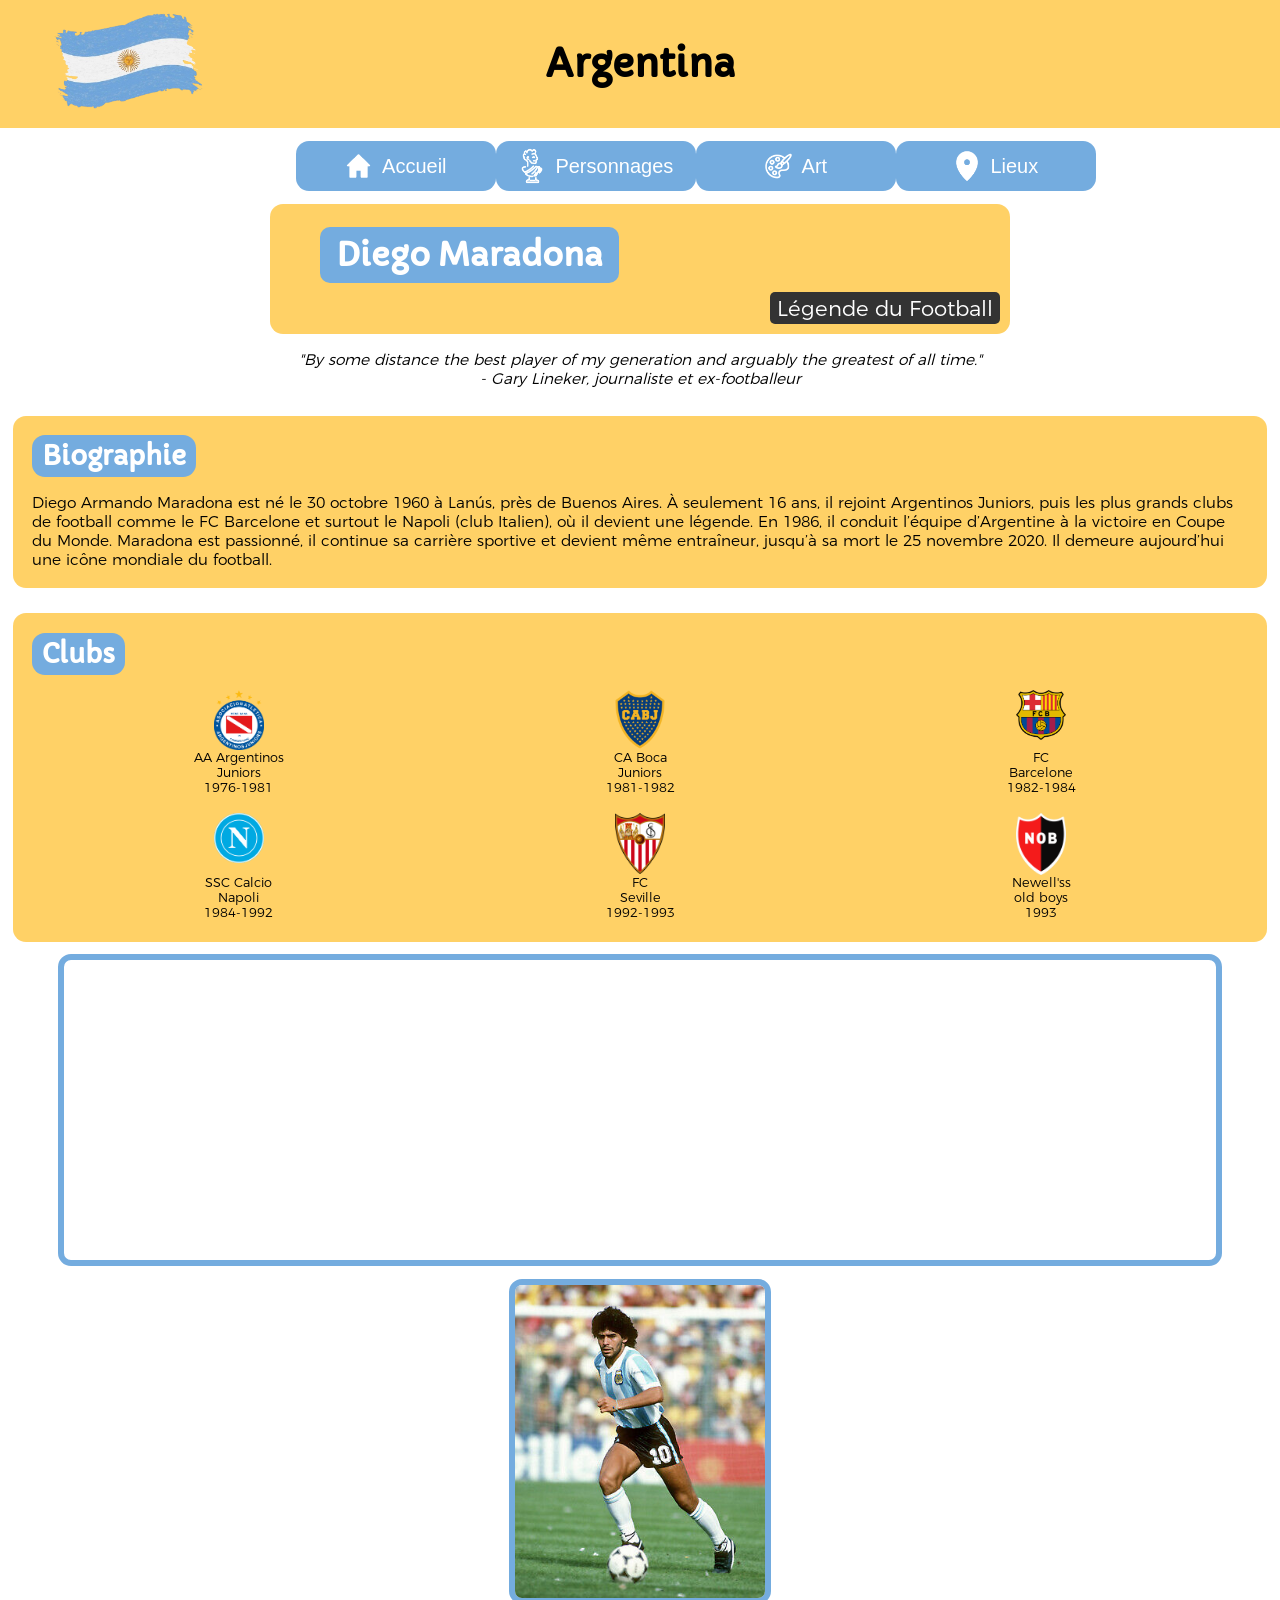
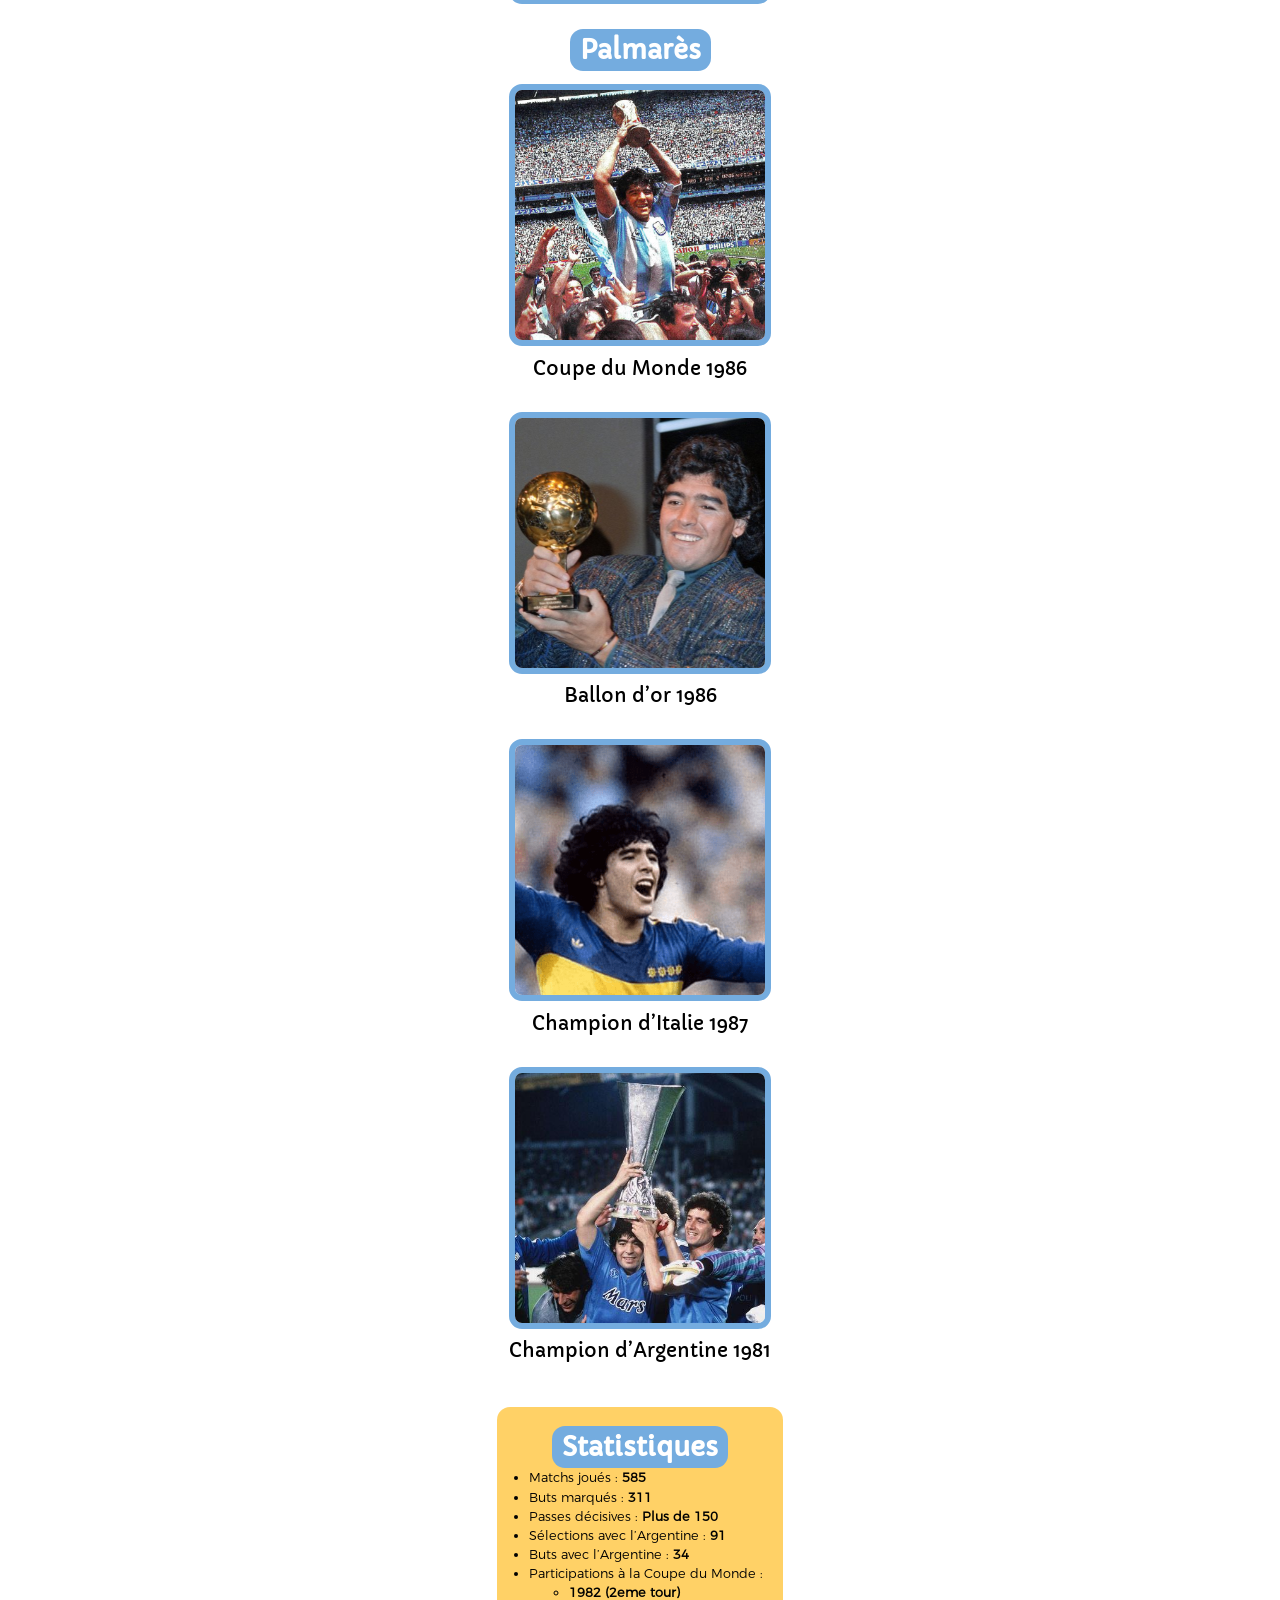
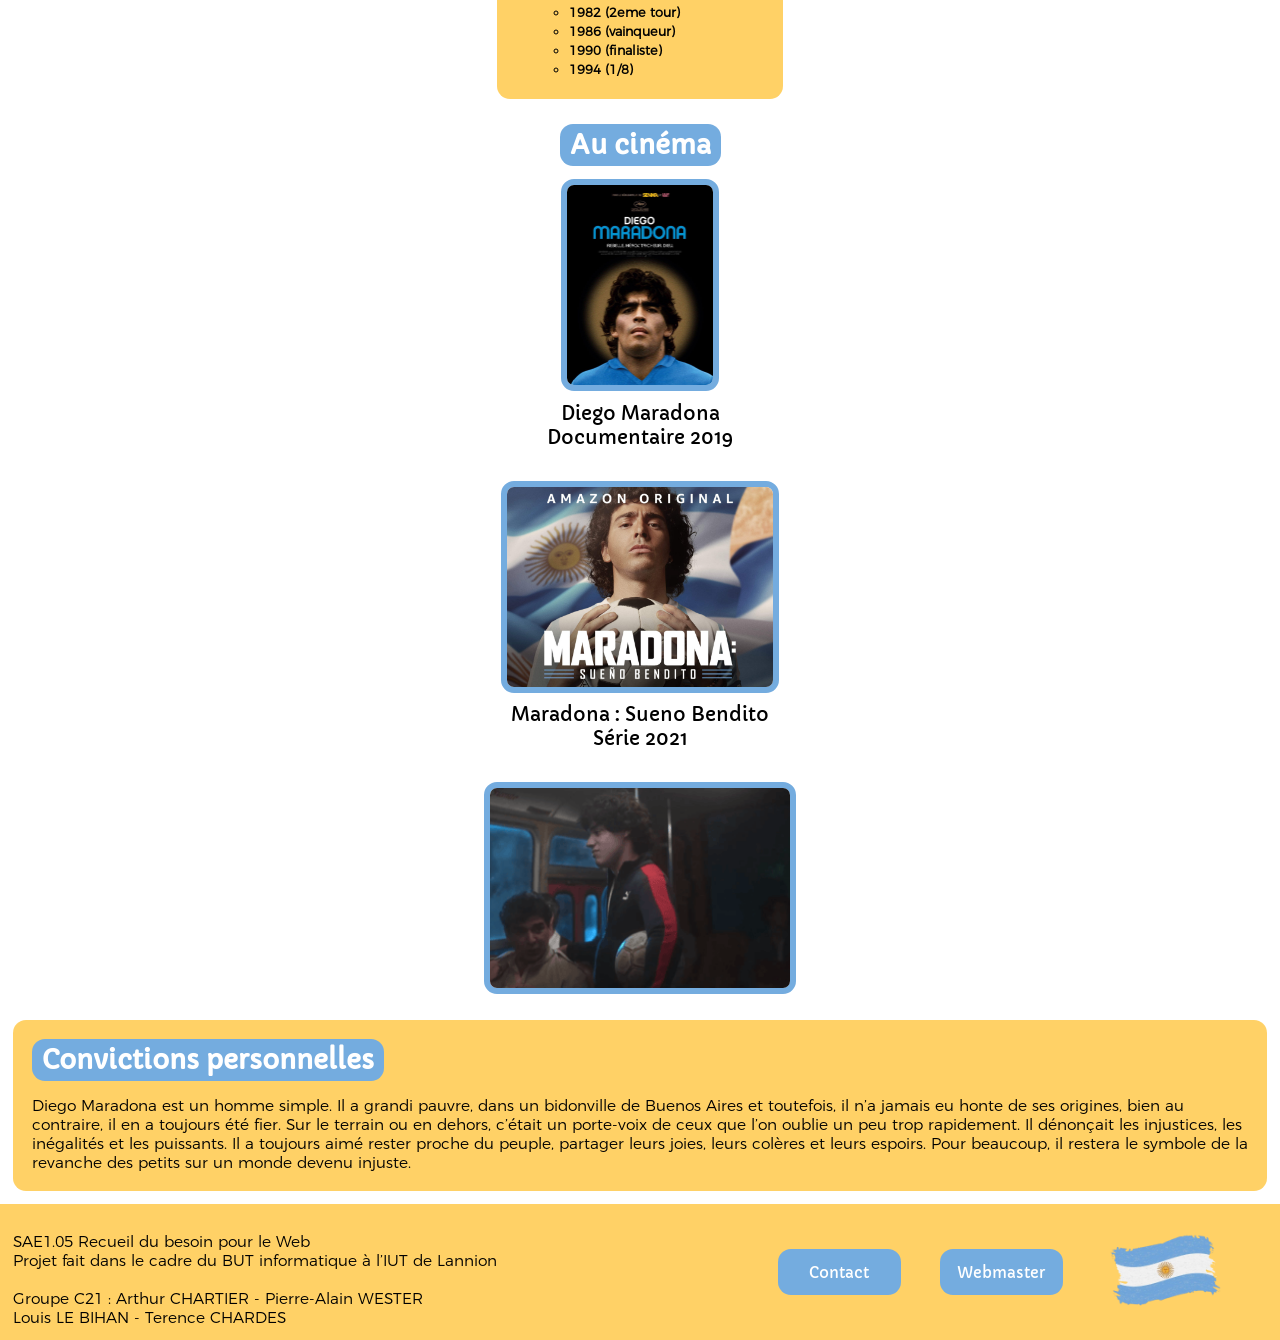
<file: Argentine - Dev Web/maradona.html>
<!DOCTYPE html>
<html>
	<head>
	    <meta charset="utf-8" >
	    <title>Personnalité : Diego Maradona</title>
		<link rel="stylesheet" type="text/css" href="./style.css">
        <meta name="viewport" content="width=device-width, initial-scale=1.0">
	</head>
    <body>
        
    <header>
        <div class="parent">
            <div class="div1"> <img src="./static/commun/logoFlag.png" alt="Drapeau argentin" title="Drapeau argentin"> </div>
            <div class="div2"> <h1>Argentina</h1> </div>
            <div class="div3"> </div>
        </div>
        <nav>
            <ul>
                <li>
                    <a href="./index.html"><button class="buttonHeader"><img src="./static/commun/home_icon.png" alt="Image pour accueil">Accueil</button></a>
                </li>
                <li>
                    <a href="./persoNav.html"><button class="buttonHeader"><img src="./static/commun/personnage_icone.png" alt="Image pour Personnages">Personnages</button></a>
                </li>
                <li>
                    <a href="./ArtNav.html"><button class="buttonHeader"><img src="./static/commun/art_icone.png" alt="Image pour Art">Art</button></a>
                </li>
                <li>
                    <a href="./lieuxNav.html"><button class="buttonHeader"><img src="./static/commun/pin_icon.png"  alt="Image pour Lieux">Lieux</button></a>
                </li>
            </ul>
        </nav>
    </header>
        
        <main>
            <div class="perso-bloc-titre">
                <h1>Diego Maradona</h1>
                <div class="perso-sous-titre">Légende du Football</div>
            </div>

            <blockquote><em>"By some distance the best player of my generation and arguably the greatest of all time."<br>
                - Gary Lineker, journaliste et ex-footballeur</em></blockquote>
            <section class="perso-horizontal">
                <section class="perso-vertical">
                    <div class="perso-zone-de-texte">
                        <h2>Biographie</h2>
                        <p>
                            Diego Armando Maradona est né le 30 octobre 1960 à Lanús, près de Buenos Aires. À seulement 16 ans, il rejoint Argentinos Juniors, puis les plus grands clubs de football comme le FC Barcelone et surtout le Napoli (club Italien), où il devient une légende. En 1986, il conduit l’équipe d’Argentine à la victoire en Coupe du Monde. Maradona est passionné, il continue sa carrière sportive et devient même entraîneur, jusqu’à sa mort le 25 novembre 2020. Il demeure aujourd’hui une icône mondiale du football.
                        </p>
                    </div>
                    <section class="perso-horizontal">
                        <div class="perso-zone-de-texte">
                            <h2 id="perso-text-center">Clubs</h2>
                            <div class="perso-clubs">
                                <div class="perso-club" id="club1">
                                    <img class="perso-img" src="static/C21_Personnage/clubs/argentinos.png" alt="logo">
                                    AA Argentinos<br>Juniors<br>1976-1981
                                </div>
                                <div class="perso-club" id="club2">
                                    <img class="perso-img" src="static/C21_Personnage/clubs/boca.png" alt="logo">
                                    CA Boca<br>Juniors<br>1981-1982
                                </div>
                                <div class="perso-club" id="club3">
                                    <img class="perso-img" src="static/C21_Personnage/clubs/barcelone.png" alt="logo">
                                    FC<br>Barcelone<br>1982-1984
                                </div>
                            </div>
                            <div class="perso-clubs">
                                <div class="perso-club" id="club4">
                                    <img class="perso-img" src="static/C21_Personnage/clubs/napoli.png" alt="logo">
                                    SSC Calcio<br>Napoli<br>1984-1992
                                </div>
                                <div class="perso-club" id="club5">
                                    <img class="perso-img" src="static/C21_Personnage/clubs/sevile.png" alt="logo">
                                    FC<br>Seville<br>1992-1993
                                </div>
                                <div class="perso-club" id="club6">
                                    <img class="perso-img" src="static/C21_Personnage/clubs/oldboys.png" alt="logo">
                                    Newell'ss<br>old boys<br>1993
                                </div>
                            </div>
                        </div>

                        <iframe class="perso-iframe" id="map-iframe" src="https://www.google.com/maps/embed?pb=!1m18!1m12!1m3!1d23403362.406969078!2d-85.27658276086802!3d-25.55792430569759!2m3!1f0!2f0!3f0!3m2!1i1024!2i768!4f13.1!3m3!1m2!1s0x95bcc9fcdf7b6361%3A0x81d7742c61cdb1b3!2sAsociaci%C3%B3n%20Atl%C3%A9tica%20Argentinos%20Juniors!5e0!3m2!1sfr!2sfr!4v1764423968728!5m2!1sfr!2sfr" frameborder="0"></iframe>
                    </section>
                    
                </section>
                <img class="perso-bordered-images perso-maradona-img perso-img" src="static/C21_Personnage/maradona.jpg" title="Maradona à la coupe du monde" alt="image de maradona sur le terrain a la coupe du monde">

            </section>

            <section class="perso-horizontal perso-bloc-multimedia perso-bloc-clubs-statistiques">
                <section class="perso-vertical">

                    <h2 id="text-center">Palmarès</h2>
                        <div class="perso-bloc-images perso-palmares">
                            <section class="perso-horizontal ">
                                <figure class="perso-figure">
                                    <img class="perso-img" src="static/C21_Personnage/palmares/maradona-coupe-monde.jpg" alt="Maradona célebrant à la coupe du monde">
                                    <figcaption class="perso-figcaption">Coupe du Monde 1986</figcaption>
                                </figure>

                                <figure class="perso-figure">
                                    <img class="perso-img" src="static/C21_Personnage/palmares/ballon-d-or.jpg" alt="Maradona tenant fierement son ballon d'or">
                                    <figcaption class="perso-figcaption">Ballon d’or 1986</figcaption>
                                </figure>
                            </section>
                            <section class="perso-horizontal ">
                                <figure class="perso-figure">
                                    <img class="perso-img" src="static/C21_Personnage/palmares/champion-argentine.png" alt="Maradona au championnat d'argentine">
                                    <figcaption class="perso-figcaption">Champion d’Italie 1987</figcaption>
                                </figure>

                                <figure class="perso-figure">
                                    <img class="perso-img" src="static/C21_Personnage/palmares/champion-italie.jpg" alt="Maradona au championat d'italie">
                                    <figcaption class="perso-figcaption">Champion d’Argentine 1981</figcaption>
                                </figure>
                            </section>
                        </div>
                </section>
            <div class="perso-zone-de-texte perso-statistiques">
                <h2 id="text-center">Statistiques</h2>
                <ul>
                    <li class="perso-li">Matchs joués : <strong>585</strong></li>
                    <li class="perso-li">Buts marqués : <strong>311</strong></li>
                    <li class="perso-li">Passes décisives : <strong>Plus de 150</strong></li>
                    <li class="perso-li">Sélections avec l’Argentine : <strong>91</strong></li>
                    <li class="perso-li">Buts avec l’Argentine : <strong>34</strong></li>
                    <li class="perso-li">Participations à la Coupe du Monde :
                        <ul>
                            <li class="perso-li"><strong>1982 (2eme tour)</strong></li>
                            <li class="perso-li"><strong>1982 (2eme tour)</strong></li>
                            <li class="perso-li"><strong>1986 (vainqueur)</strong></li>
                            <li class="perso-li"><strong>1990 (finaliste)</strong></li>
                            <li class="perso-li"><strong>1994 (1/8)</strong></li>
                        </ul>
                    </li>
                </ul>

            </div>
            </section>


            <section class="perso-horizontal perso-bloc-multimedia">
                <section class="perso-vertical">

                    <h2 id="text-center">Au cinéma</h2>
                        <div class="perso-bloc-images perso-cinema">
                            <section class="perso-horizontal">
                                <figure class="perso-figure">
                                    <img class="perso-img" src="static/C21_Personnage/cinéma/documentaire-2019.jpg" alt="affiche du documentaire de diego Maradona">
                                    <figcaption class="perso-figcaption">Diego Maradona<br>Documentaire 2019</figcaption>
                                </figure>

                                <figure class="perso-figure">
                                    <img class="perso-img" src="static/C21_Personnage/cinéma/serie-2021.jpg" alt="affiche de la série Maradona : Sueno Bendito">
                                    <figcaption class="perso-figcaption">Maradona : Sueno Bendito<br>Série 2021</figcaption>
                                </figure >
                            </section>
                        </div>
                </section>
            <figure class="perso-slider perso-figure">
                <img class="perso-img" src="static/C21_Personnage/série-slider/slider.gif" title="image extraites de la série Maradona : Sueno Bendito" alt="image de la série Sueno Bendito">
            </figure>
            </section>


            <div class="perso-zone-de-texte">
                <h2>Convictions personnelles</h2>
                <p>
                    Diego​‍​‌‍​‍‌ Maradona est un homme simple. Il a grandi pauvre, dans  un bidonville de Buenos Aires et toutefois, il n’a jamais eu honte de ses origines, bien au contraire, il en a toujours été fier. Sur le terrain ou en dehors, c’était un porte-voix de ceux que l’on oublie  un peu trop rapidement. Il dénonçait les injustices, les inégalités et  les puissants. Il a toujours aimé rester proche du peuple, partager  leurs joies, leurs colères et leurs espoirs. Pour beaucoup, il restera  le symbole de la revanche des petits sur un monde devenu injuste.
                </p>
            </div>
                
        </main>
        
        <footer>
            <div class="footerParent">

                <div class="footerDiv1"> 
                    <p>
                    SAE1.05 Recueil du besoin pour le Web<br>Projet fait dans le cadre du BUT informatique à l’IUT de Lannion<br><br>
                    Groupe C21 : Arthur CHARTIER - Pierre-Alain WESTER<br>Louis LE BIHAN - Terence CHARDES
                    </p>
                </div>
                <div class="footerDiv2">
                    <button class="button"><a href="mailto:perenoel@gmail.com">Contact</a></button>
                    <button class="button"><a href="mailto:squeezie@gmail.com">Webmaster</a></button>
                    <img class="perso-img" src="./static/commun/logoFlag.png" title="logoFlag" alt="Drapeau de l'Argentine">
                </div>
            </div>
        </footer>
        
        <script src="maradona-logic.js"></script>
    </body>
</html>
</file>
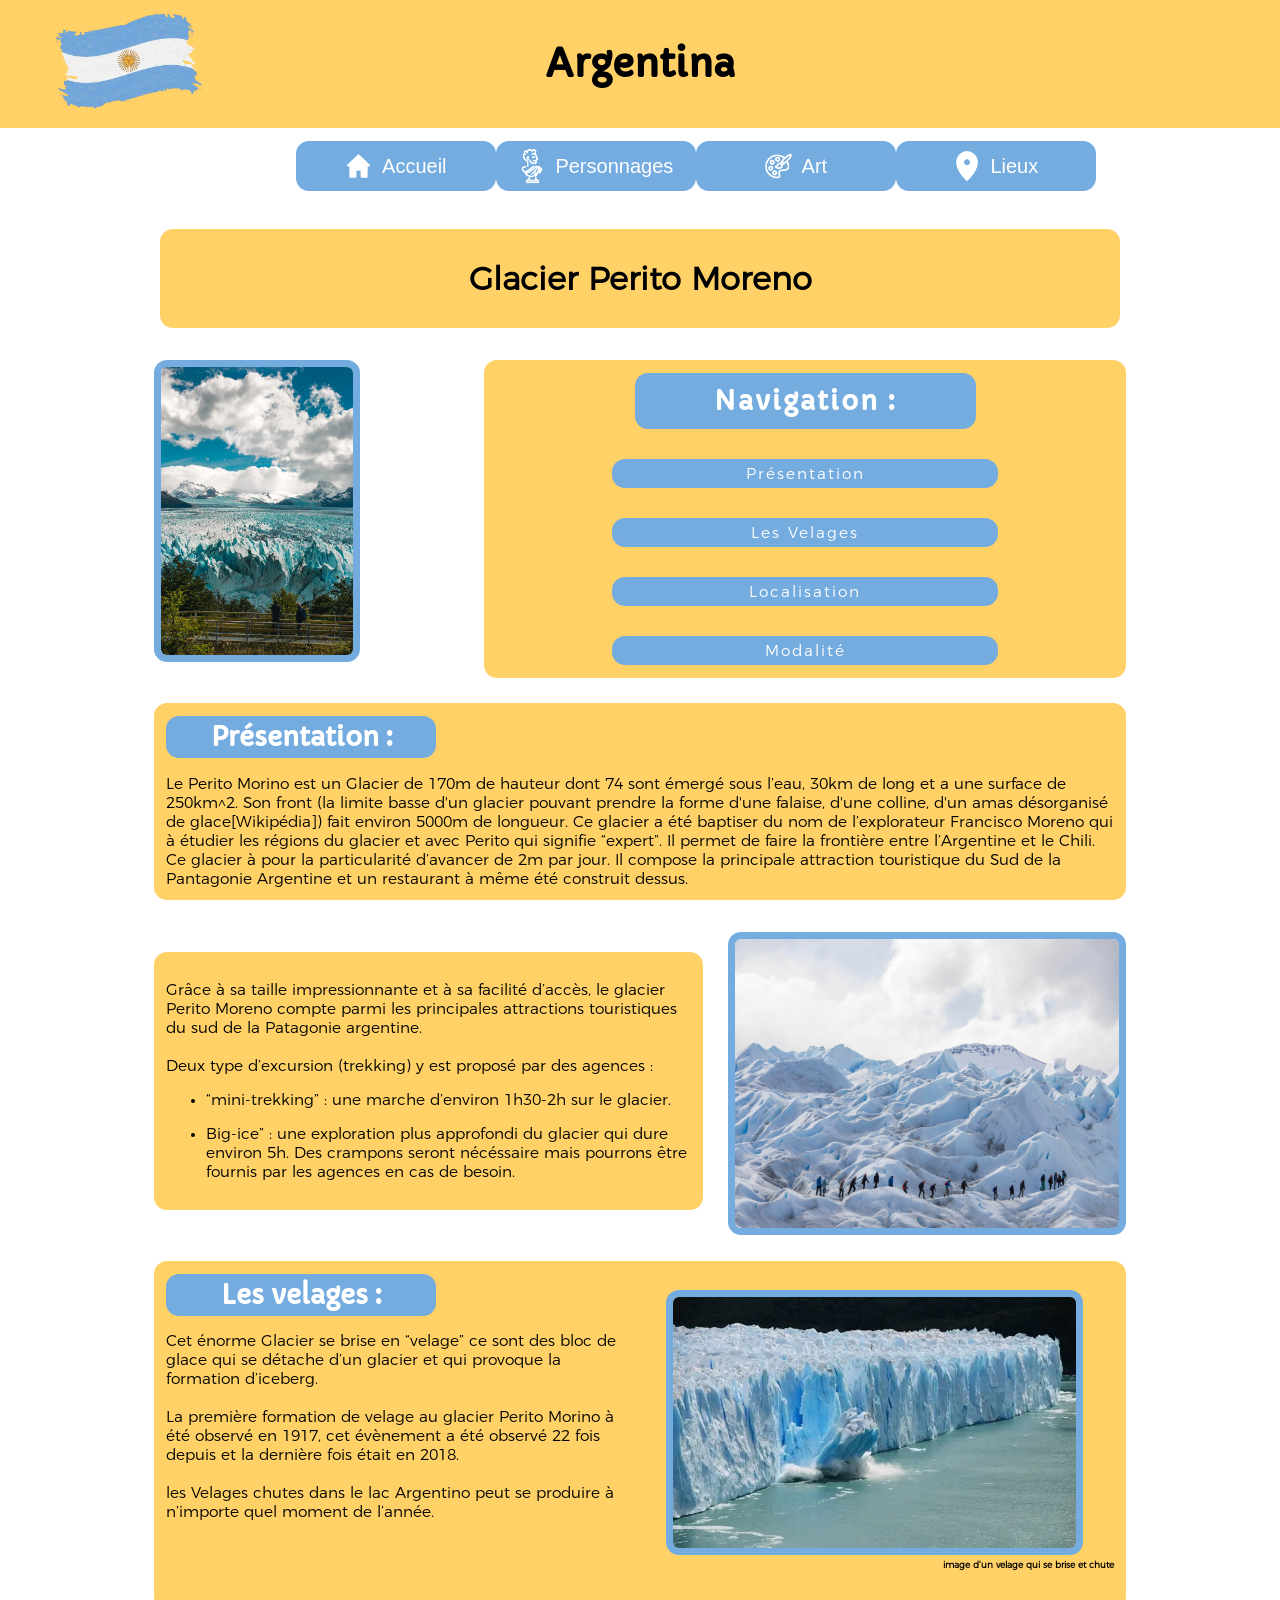
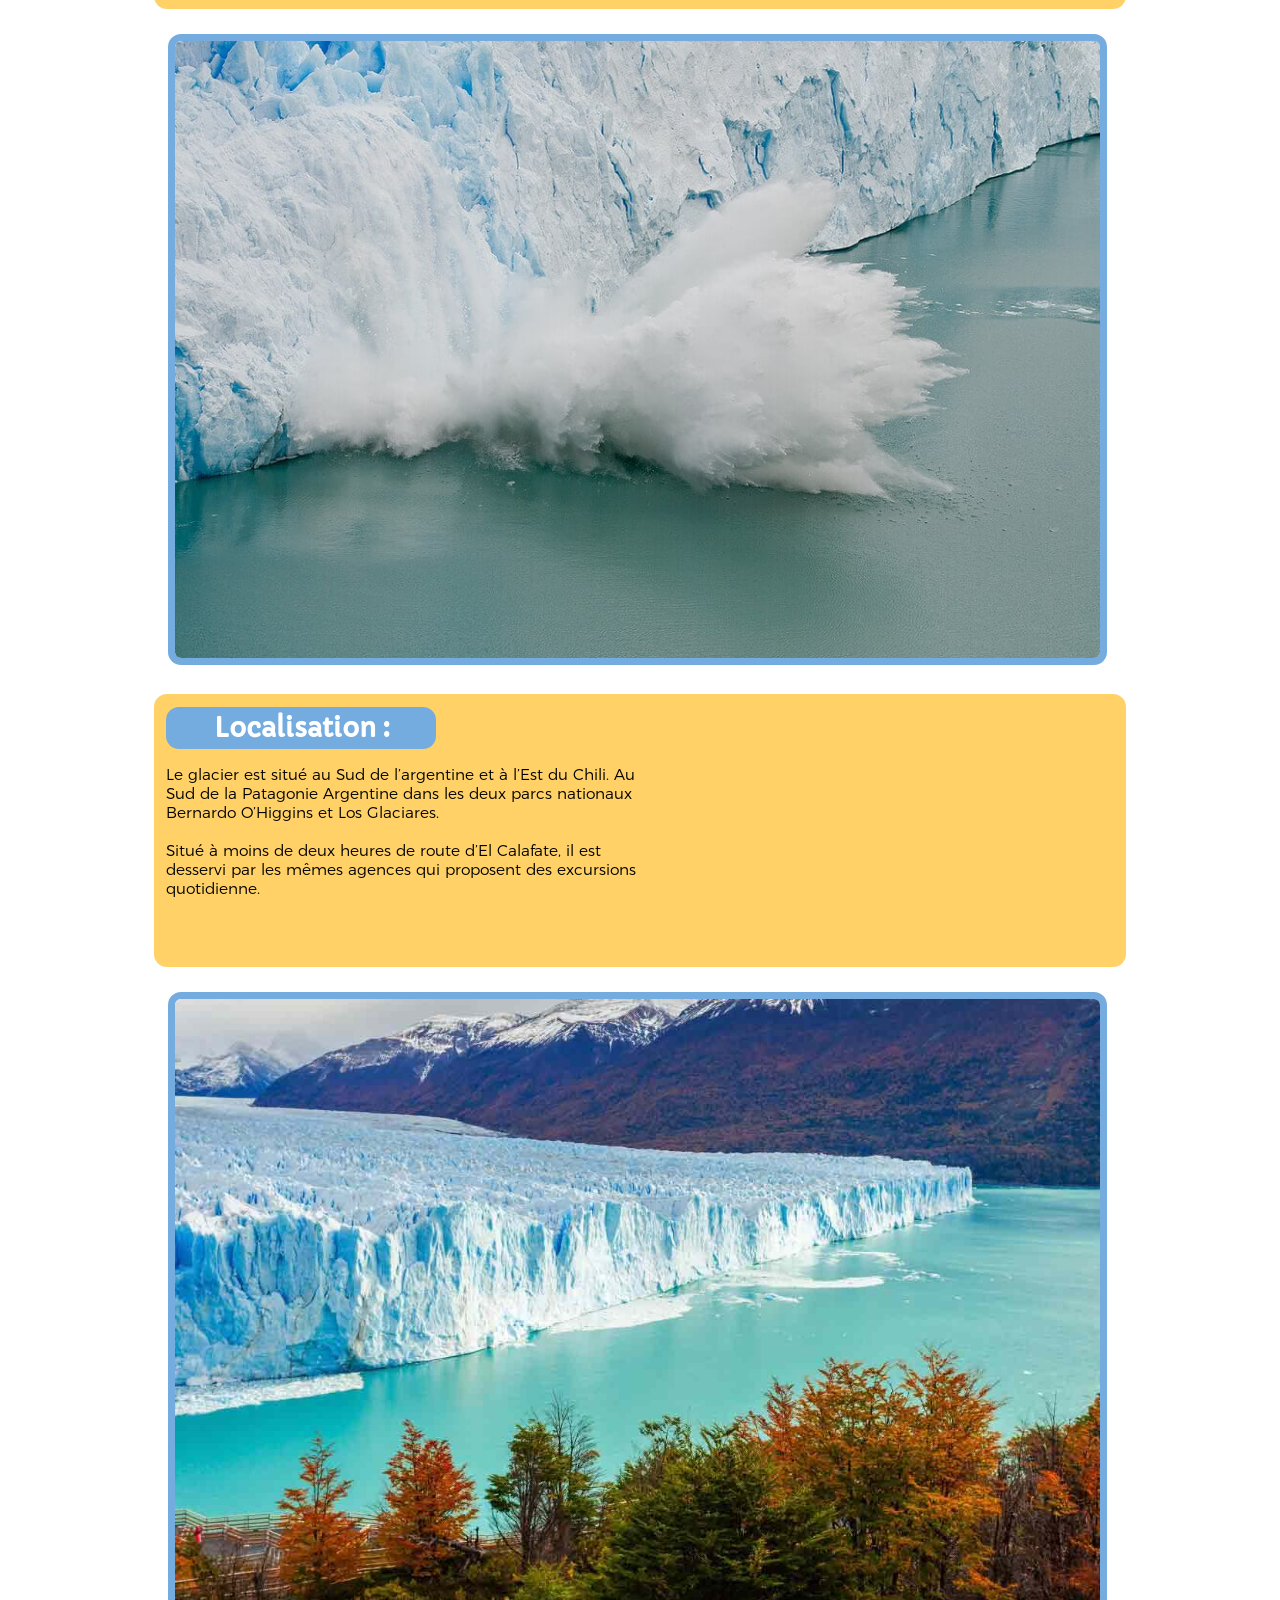
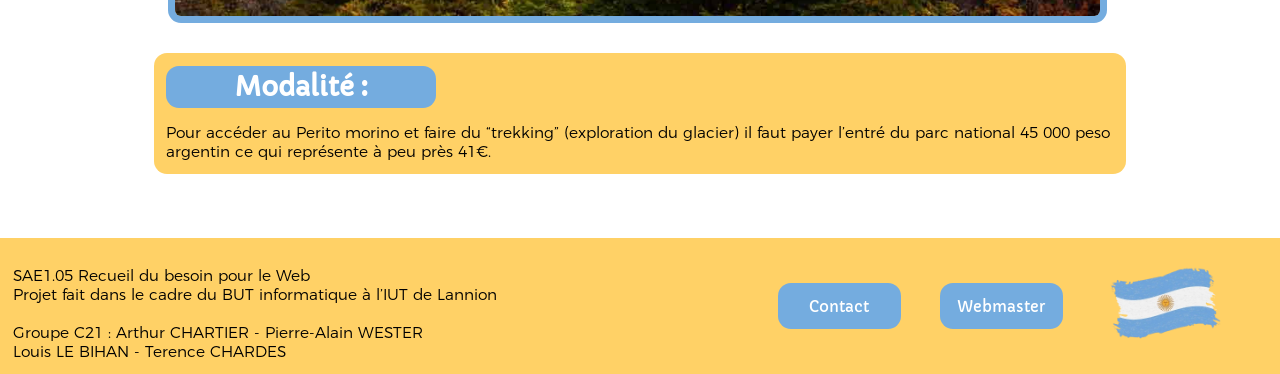
<file: Argentine - Dev Web/perito.html>
<!DOCTYPE html>
<html xmlns="http://www.w3.org/1999/xhtml" xml:lang="fr" lang="fr">
    <link rel="stylesheet" type="text/css" href="style.css">
    <meta charset="utf-8" />
    <title>Argentine - Lieux</title>
    <body>
    <header>
        <div class="parent">
            <div class="div1"> <img src="./static/commun/logoFlag.png" alt="Drapeau argentin" title="Drapeau argentin"> </div>
            <div class="div2"> <h1>Argentina</h1> </div>
            <div class="div3"> </div>
        </div>
        <nav>
            <ul>
                <li>
                    <a href="./index.html"><button class="buttonHeader"><img src="./static/commun/home_icon.png" alt="Image pour accueil">Accueil</button></a>
                </li>
                <li>
                    <a href="./persoNav.html"><button class="buttonHeader"><img src="./static/commun/personnage_icone.png" alt="Image pour Personnages">Personnages</button></a>
                </li>
                <li>
                    <a href="./ArtNav.html"><button class="buttonHeader"><img src="./static/commun/art_icone.png" alt="Image pour Art">Art</button></a>
                </li>
                <li>
                    <a href="./lieuxNav.html"><button class="buttonHeader"><img src="./static/commun/pin_icon.png"  alt="Image pour Lieux">Lieux</button></a>
                </li>
            </ul>
        </nav>
    </header>
<div class="perito">
        <section>
            <h1 class="bloc-titre-perito">
                Glacier Perito Moreno
            </h1>
        </section>
    <div class="UnderHeader">
        <div class="pic">
        <img class="pic1" src="./static/C21_lieux/peritomoreno.jpeg" alt="Image du Perito Moreno" title="Image du Perito Moreno">
    </div>
        <nav class="NavPerito">
            <h2>
                Navigation :
            </h2>
            <ul>

                
                <li>
                    <a href="#presentation">
                        Présentation
                    </a>
                </li>
                <li class="velageNav">
                    <a href="#velage">
                        Les Velages
                    </a> 
                </li>
                <li>
                    <a href="#localisation">
                        Localisation
                    </a>
                </li>
                <li>
                    <a href="#modalite">
                        Modalité
                    </a>
                </li>
            </ul>
        </nav>
    </div>
        <main class="PeritoMain">
            <section>
                <article class="presentation" id="presentation">
                    <h2>Présentation :</h2>
                    <p>Le Perito Morino est un Glacier de 170m de hauteur dont 74 sont émergé sous l’eau, 30km de long et a une surface de 250km^2. Son front (la limite basse d'un glacier pouvant prendre la forme d'une falaise, d'une colline, d'un amas désorganisé de glace[Wikipédia]) fait environ 5000m de longueur.
                        Ce glacier a été baptiser du nom de l’explorateur Francisco Moreno qui à étudier les régions du glacier et avec Perito qui signifie “expert”. Il permet de faire la frontière entre l’Argentine et le Chili.
                        Ce glacier à pour la particularité d’avancer de 2m par jour. Il compose la principale attraction touristique du Sud de la Pantagonie Argentine et un restaurant à même été construit dessus.
                </article>
                <div class="trekking">
                <article>
                    <p>
                        Grâce à sa taille impressionnante et à sa facilité d’accès, le glacier Perito Moreno compte parmi les principales attractions touristiques du sud de la Patagonie argentine.<br>
                        <br>
                        Deux type d’excursion (trekking) y est proposé par des agences : 
                        <ul>
                            <li>
                                <p>“mini-trekking” : une marche d’environ 1h30-2h sur le glacier.</p>
                            </li>
                            <li>
                                <p>Big-ice” : une exploration plus approfondi du glacier qui dure environ 5h. Des crampons seront nécéssaire mais pourrons être fournis par les agences en cas de besoin.</p>
                            </li>
                        </ul>
                    </p>
                </article>
                    <img src="./static/C21_lieux/PeritoMorenoTrekking.jpg" alt="image de trekking sur le glacier" title="image de trekking sur le glacier">
                </div>
            </section>
            <article class="velage" id="velage">
                <h2>Les velages :</h2>
                <div>
                <p>Cet énorme Glacier se brise en “velage” ce sont des bloc de glace qui se détache d’un glacier et qui provoque la formation d’iceberg.<br>
                    <br>
                    La première formation de velage au glacier Perito Morino à été observé en 1917, cet évènement a été observé 22 fois depuis et la dernière fois était en 2018.<br>
                    <br>
                    les Velages chutes dans le lac Argentino peut se produire à n’importe quel moment de l’année.</p>
                <figure>
                    <img src="./static/C21_lieux/velage1.jpeg" alt="images de valage qui chute" title="image de velage qui chute">
                    <figcaption>
                        <strong>image d'un velage qui se brise et chute</strong>
                    </figcaption>
                </figure>
            </div>
            </article>
            <figure class="bigimage-velage">
                <img src="./static/C21_lieux/Velage2.jpg" alt="une seconde image d'un velage qui chute" title="une seconde image d'un velage qui chute">
            </figure>
            <article class="localisation" id="localisation">
                <h2>Localisation :</h2>
                <div>
                <p>Le glacier est situé au Sud de l’argentine et à l’Est du Chili. Au Sud de la Patagonie Argentine dans les deux parcs nationaux Bernardo O’Higgins et Los Glaciares.<br>
                    <br>
                    Situé à moins de deux heures de route d’El Calafate, il est desservi par les mêmes agences qui proposent des excursions quotidienne.</p>
                    <iframe src="https://www.google.com/maps/embed?pb=!1m18!1m12!1m3!1d1580894.8285113277!2d-74.34183563273064!3d-50.838700603444764!2m3!1f0!2f0!3f0!3m2!1i1024!2i768!4f13.1!3m3!1m2!1s0xbda4cacd0e5b0ee5%3A0x89e4ea723fbd70a7!2sPerito%20Moreno%20Glacier%20Walkways!5e1!3m2!1sfr!2sfr!4v1764232199111!5m2!1sfr!2sfr" width="600" height="450" style="border:0;" allowfullscreen="" loading="lazy" referrerpolicy="no-referrer-when-downgrade"></iframe>
                </div>
            </article>
            <figure class="bigimage">
                <img src="./static/C21_lieux/PeritoMoreno2.jpg" alt="Image du Perito Moreno" title="Image du Perito Moreno">
            </figure>
            <article class="modalite" id="modalite">
                <h2>Modalité :</h2>
                <p>Pour accéder au Perito morino et faire du “trekking” (exploration du glacier) il faut payer l’entré du parc national 45 000 peso argentin ce qui représente à peu près 41€.</p>
            </article>

        </main>
    </div>
    <footer>
        <div class="footerParent">

            <div class="footerDiv1"> 

                <p>
                SAE1.05 Recueil du besoin pour le Web<br>Projet fait dans le cadre du BUT informatique à l’IUT de Lannion<br><br>
                Groupe C21 : Arthur CHARTIER - Pierre-Alain WESTER<br>Louis LE BIHAN - Terence CHARDES
                </p>
            </div>

            <div class="footerDiv2">
                <button class="button"><a href="mailto:perenoel@gmail.com">Contact</a></button>
                <button class="button"><a href="mailto:squeezie@gmail.com">Webmaster</a></button>

                <img src="./static/commun/logoFlag.png" title="logoFlag" alt="Drapeau de l'Argentine">
            </div>

        </div>

    </footer>
    </body>
</html>
</file>
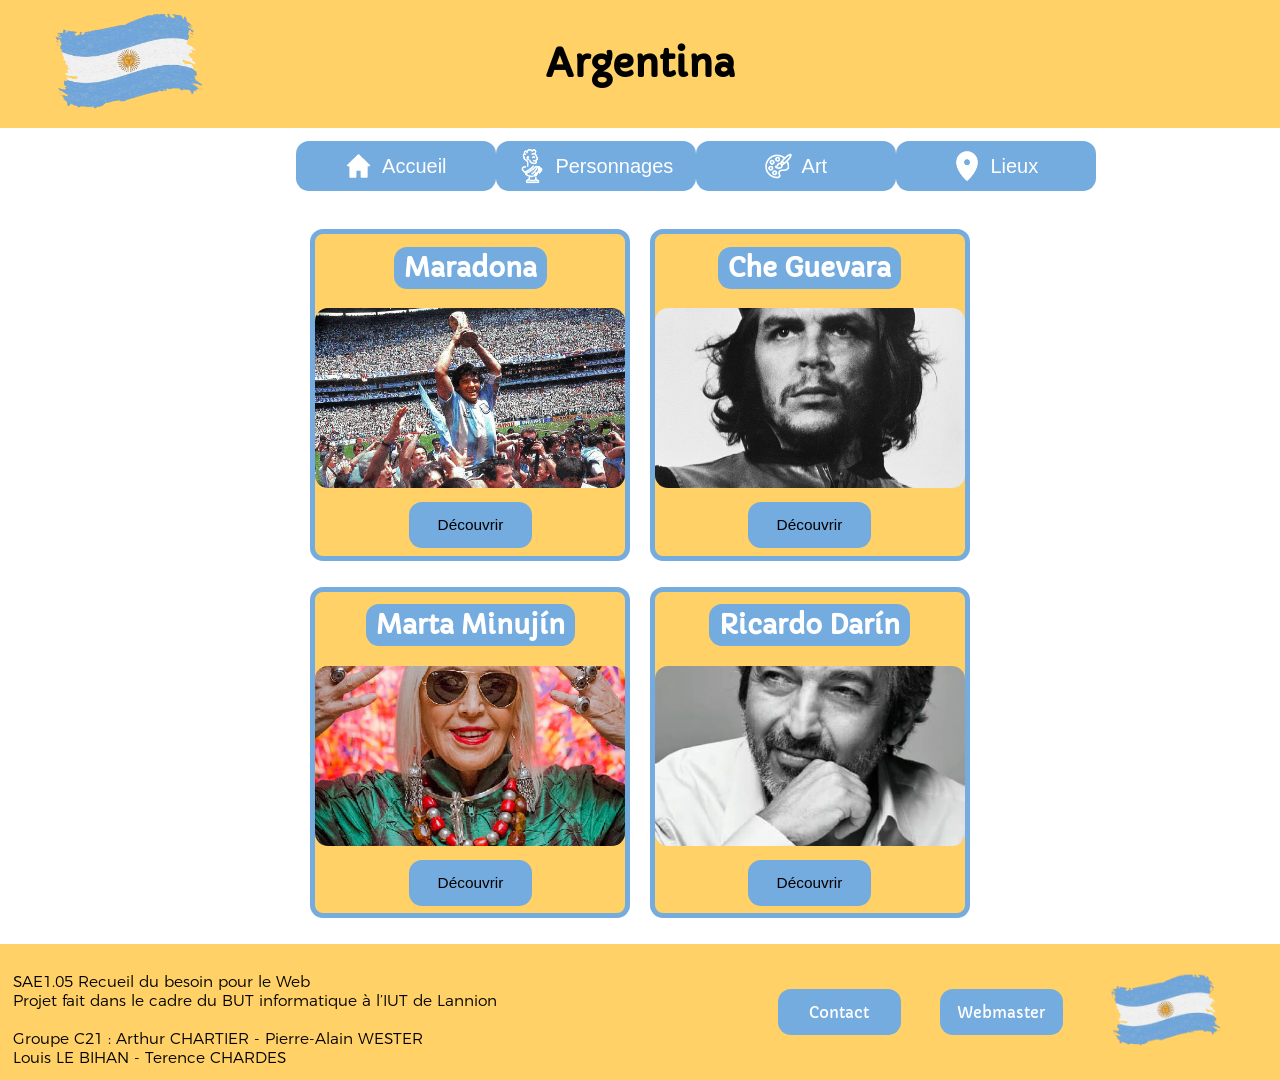
<file: Argentine - Dev Web/persoNav.html>
<!DOCTYPE html>
<html xmlns="http://www.w3.org/1999/xhtml" xml:lang="fr" lang="fr">
    <link rel="stylesheet" type="text/css" href="style.css">
    <meta charset="utf-8" />
    <title>Argentine - Lieux</title>
    <body>
        <header>
        <div class="parent">
            <div class="div1"> <img src="./static/commun/logoFlag.png" alt="Drapeau argentin" title="Drapeau argentin"> </div>
            <div class="div2"> <h1>Argentina</h1> </div>
            <div class="div3"> </div>
        </div>
        <nav>
            <ul>
                <li>
                    <a href="./index.html"><button class="buttonHeader"><img src="./static/commun/home_icon.png" alt="Image pour accueil">Accueil</button></a>
                </li>
                <li>
                    <a href="./persoNav.html"><button class="buttonHeader"><img src="./static/commun/personnage_icone.png" alt="Image pour Personnages">Personnages</button></a>
                </li>
                <li>
                    <a href="./ArtNav.html"><button class="buttonHeader"><img src="./static/commun/art_icone.png" alt="Image pour Art">Art</button></a>
                </li>
                <li>
                    <a href="./lieuxNav.html"><button class="buttonHeader"><img src="./static/commun/pin_icon.png"  alt="Image pour Lieux">Lieux</button></a>
                </li>
            </ul>
        </nav>
    </header>

        <main id="persoMain">
            <section class="carteDecouverte">
                <article>
                    <div class="title"><h2>Maradona</h2></div>
                    <img src="./static/C21_Personnage/palmares/maradona-coupe-monde.jpg" alt="Photo de maradona">
                    <a href="./maradona.html"><button class="btnHisto">Découvrir</button></a>
                </article>
                <article>
                    <div class="title"><h2>Che Guevara</h2></div>
                    <img src="./static/C21_Personnage/exemples/che-guevara.png" alt="Photo de Che Guevara">
                    <button class="btnHisto">Découvrir</button>
                </article>

            </section>
            <section class="carteDecouverte">
                <article>
                    <div><h2>Marta Minujín</h2></div>
                    <img src="./static/C21_Personnage/exemples/Marta-Minujín.png" alt="Photo de Marta Minujín">
                    <button class="btnHisto">Découvrir</button>
                </article>
                <article>
                    <div><h2>Ricardo Darín</h2></div>
                    <img src="./static/C21_Personnage/exemples/Ricardo-Darín.png" alt="Photo de Ricardo Darín">
                    <button class="btnHisto">Découvrir</button>
                </article>
            </section>
        </main>
        
        <footer>
            <div class="footerParent">

                <div class="footerDiv1"> 

                    <p>
                    SAE1.05 Recueil du besoin pour le Web<br>Projet fait dans le cadre du BUT informatique à l’IUT de Lannion<br><br>
                    Groupe C21 : Arthur CHARTIER - Pierre-Alain WESTER<br>Louis LE BIHAN - Terence CHARDES
                    </p>
                </div>

                <div class="footerDiv2">
                    <button class="button"><a href="mailto:perenoel@gmail.com">Contact</a></button>
                    <button class="button"><a href="mailto:squeezie@gmail.com">Webmaster</a></button>

                    <img src="./static/commun/logoFlag.png" title="logoFlag" alt="Drapeau de l'Argentine">
                </div>

            </div>

        </footer>
    </body>
</file>
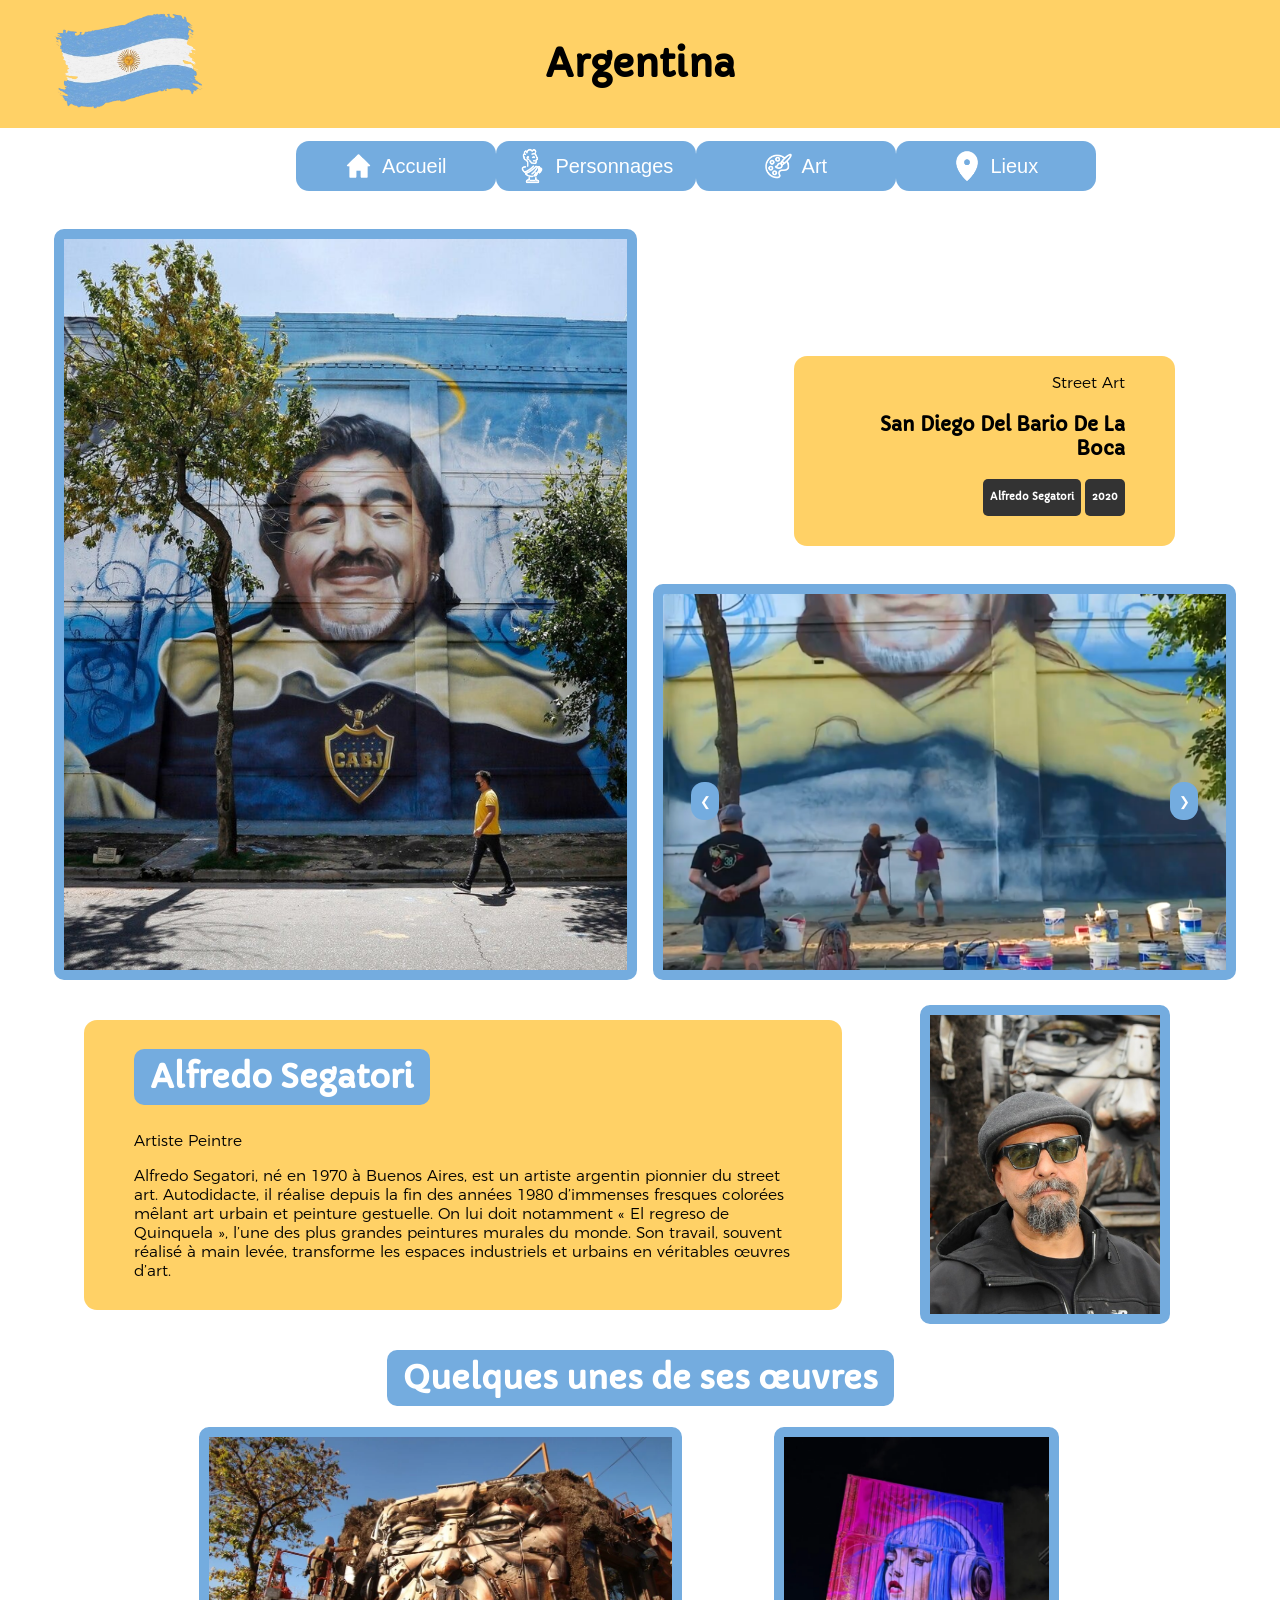
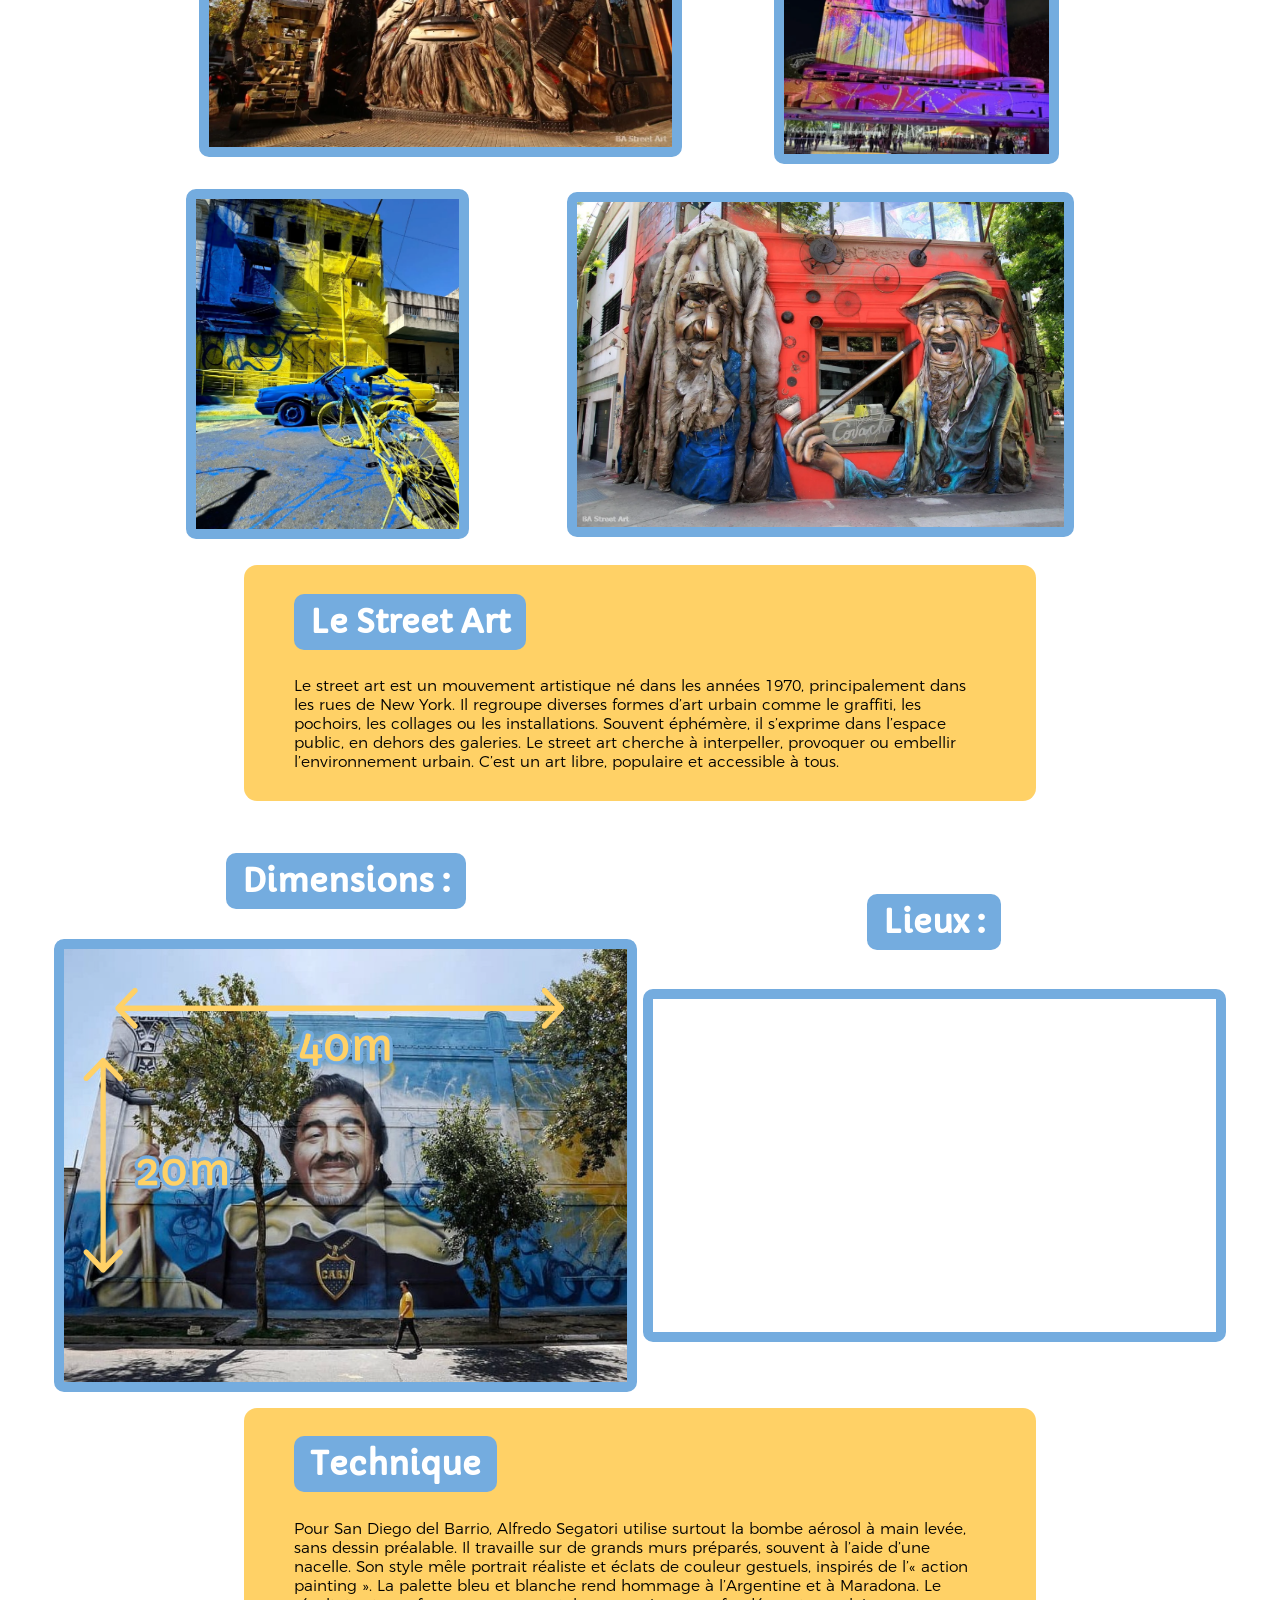
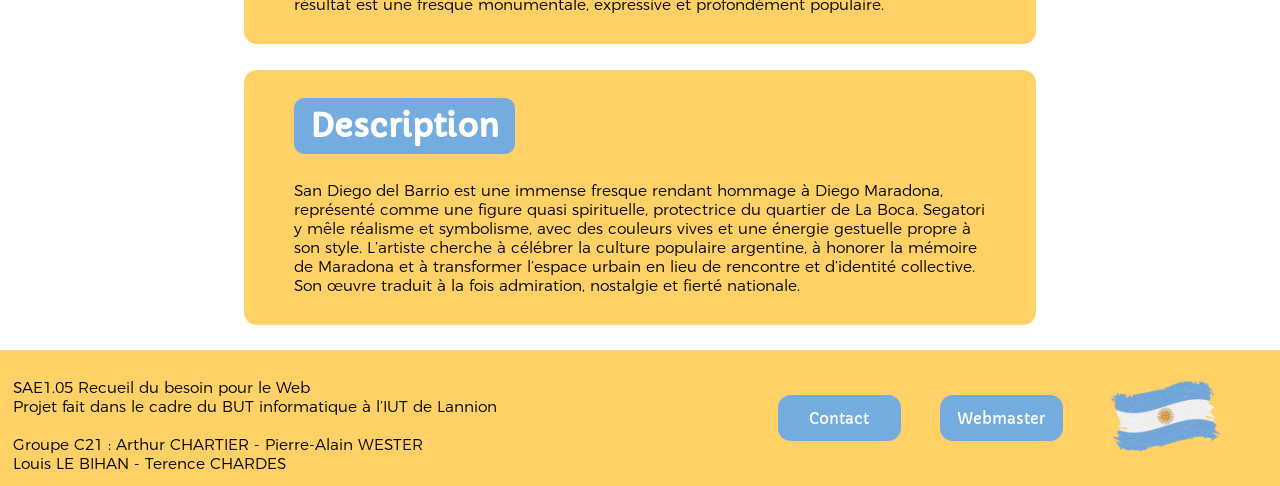
<file: Argentine - Dev Web/sanDiego.html>
<!DOCTYPE html>
<html lang="en">
<head>
    <meta charset="UTF-8">
    <meta name="viewport" content="width=device-width, initial-scale=1.0">
    <link rel="stylesheet" href="./style.css">
    <title>Page Art</title>
</head>


<body>


    <header>
        <div class="parent">
            <div class="div1"> <img src="./static/commun/logoFlag.png" alt="Drapeau argentin" title="Drapeau argentin"> </div>
            <div class="div2"> <h1>Argentina</h1> </div>
            <div class="div3"> </div>
        </div>
        <nav>
            <ul>
                <li>
                    <a href="./index.html"><button class="buttonHeader"><img src="./static/commun/home_icon.png" alt="Image pour accueil">Accueil</button></a>
                </li>
                <li>
                    <a href="./persoNav.html"><button class="buttonHeader"><img src="./static/commun/personnage_icone.png" alt="Image pour Personnages">Personnages</button></a>
                </li>
                <li>
                    <a href="./ArtNav.html"><button class="buttonHeader"><img src="./static/commun/art_icone.png" alt="Image pour Art">Art</button></a>
                </li>
                <li>
                    <a href="./lieuxNav.html"><button class="buttonHeader"><img src="./static/commun/pin_icon.png"  alt="Image pour Lieux">Lieux</button></a>
                </li>
            </ul>
        </nav>
    </header>

    <main class="artMain">

        <section class="ArtSection1">

            <img id="ArtImg1" src="./static/C21_Œuvre/San-diego-del-bario-de-la-boca.png" title="San-diego-del-barrio-de-la-boca">

            <div class="part2">
                <div class="topPart2">
                <div class="bloc-titre">
                    <p>Street Art</p>
                    <h3>San Diego Del Bario De La Boca</h3>
                    
                        <div class="sous-titre" id="st1"><h3>Alfredo Segatori</h3></div>
                        <div class="sous-titre" id="st2"><h3>2020</h3></div>
                    
                </div>
                </div>

                <div class="SliderArt">
                    <div class="slides">
                        <img class="slide" src="./static/C21_Œuvre/slider1.png" alt="Image #1">
                        <img class="slide" src="./static/C21_Œuvre/slider2.png" alt="Image #2">
                        <img class="slide" src="./static/C21_Œuvre/slider3.png" alt="Image #3">
                        <img class="slide" src="./static/C21_Œuvre/slider4.png" alt="Image #4">
                        <img class="slide" src="./static/C21_Œuvre/slider5.png" alt="Image #5">
                        <img class="slide" src="./static/C21_Œuvre/slider6.png" alt="Image #6">
                    </div>
                    <button class="prev" onclick="prevSlide()">&#10094</button>
                    <button class="next" onclick="nextSlide()">&#10095</button>
                </div>
            </div>
            
        </section>

        <section class="ArtSection7">

            <div class="bloc-titre">
                <h1>Alfredo Segatori</h1>
                <p>Artiste Peintre</p>
                <p>Alfredo Segatori, né en 1970 à Buenos Aires, est un artiste argentin pionnier du street art. Autodidacte, il réalise depuis la fin des années 1980 d’immenses fresques colorées mêlant art urbain et peinture gestuelle. On lui doit notamment « El regreso de Quinquela », l’une des plus grandes peintures murales du monde. Son travail, souvent réalisé à main levée, transforme les espaces industriels et urbains en véritables œuvres d’art.</p>
            </div>

            <img src="./static/C21_Œuvre/alfredo.png">

        </section>

        <h1 id="ovr">Quelques unes de ses œuvres</h1>

        <section class="ArtSection2">

            <div class="grid1">
                <img src="./static/C21_Œuvre/art3_slider_mobile.webp" title="Œuvre 1" id="ovr1">
                <img src="./static/C21_Œuvre/art2_slider_mobile.png" title="Œuvre 2" id="ovr2">
            </div>

            <div class="grid2">
                <img src="./static/C21_Œuvre/art1_slider_mobile.png" title="Œuvre 3" id="ovr3">
                <img src="./static/C21_Œuvre/art4_slider_mobile.webp" title="Œuvre 4" id="ovr4">
            </div>
            
        </section>


        <section class="ArtSection3">

            <div class="bloc-titre">
                <h1>Le Street Art</h1>
                <p>Le street art est un mouvement artistique né dans les années 1970, principalement dans les rues de New York. Il regroupe diverses formes d’art urbain comme le graffiti, les pochoirs, les collages ou les installations. Souvent éphémère, il s’exprime dans l’espace public, en dehors des galeries. Le street art cherche à interpeller, provoquer ou embellir l’environnement urbain. C’est un art libre, populaire et accessible à tous.</p>
            </div>

        </section>


        <section class="ArtSection4">

            <div class="artDimensions">
                <h1>Dimensions :</h1>
                <img src="./static/C21_Œuvre/dimensions.png" title="Dimensions">
            </div>

            <div class="artLieux">
                <h1>Lieux :</h1>
                <iframe src="https://www.google.com/maps/embed?pb=!1m18!1m12!1m3!1d26262.584073968304!2d-58.37350236904073!3d-34.633912718353514!2m3!1f0!2f0!3f0!3m2!1i1024!2i768!4f13.1!3m3!1m2!1s0x95a334b0bf5ff0a5%3A0x3858a68c0d7599a0!2sLa%20Boca%2C%20Ville%20Autonome%20de%20Buenos%20Aires%2C%20Argentine!5e0!3m2!1sfr!2sfr!4v1764767668245!5m2!1sfr!2sfr" width="600" height="520"  allowfullscreen="" loading="lazy" referrerpolicy="no-referrer-when-downgrade"></iframe>
            </div>

        </section>


        <section class="ArtSection5">

            <div class="bloc-titre">
                <h1>Technique</h1>
                <p>Pour San Diego del Barrio, Alfredo Segatori utilise surtout la bombe aérosol à main levée, sans dessin préalable. Il travaille sur de grands murs préparés, souvent à l’aide d’une nacelle. Son style mêle portrait réaliste et éclats de couleur gestuels, inspirés de l’« action painting ». La palette bleu et blanche rend hommage à l’Argentine et à Maradona. Le résultat est une fresque monumentale, expressive et profondément populaire.</p>
            </div>


        </section>


        <section class="ArtSection6">

            <div class="bloc-titre">
                <h1>Description</h1>
                <p>San Diego del Barrio est une immense fresque rendant hommage à Diego Maradona, représenté comme une figure quasi spirituelle, protectrice du quartier de La Boca.
                Segatori y mêle réalisme et symbolisme, avec des couleurs vives et une énergie gestuelle propre à son style. L’artiste cherche à célébrer la culture populaire argentine, à honorer la mémoire de Maradona et à transformer l’espace urbain en lieu de rencontre et d’identité collective. Son œuvre traduit à la fois admiration, nostalgie et fierté nationale.</p>
            </div>

        </section>

    </main>



     <footer>
        <div class="footerParent">

            <div class="footerDiv1"> 

                <p>
                SAE1.05 Recueil du besoin pour le Web<br>Projet fait dans le cadre du BUT informatique à l’IUT de Lannion<br><br>
                Groupe C21 : Arthur CHARTIER - Pierre-Alain WESTER<br>Louis LE BIHAN - Terence CHARDES
                </p>
            </div>

            <div class="footerDiv2">
                <button class="button"><a href="mailto:perenoel@gmail.com">Contact</a></button>
                <button class="button"><a href="mailto:squeezie@gmail.com">Webmaster</a></button>

                <img src="./static/commun/logoFlag.png" title="logoFlag" alt="Drapeau de l'Argentine">
            </div>

        </div>

    </footer>
    
    <script src="sanDiego.js"></script>
</body>

</html>
</file>
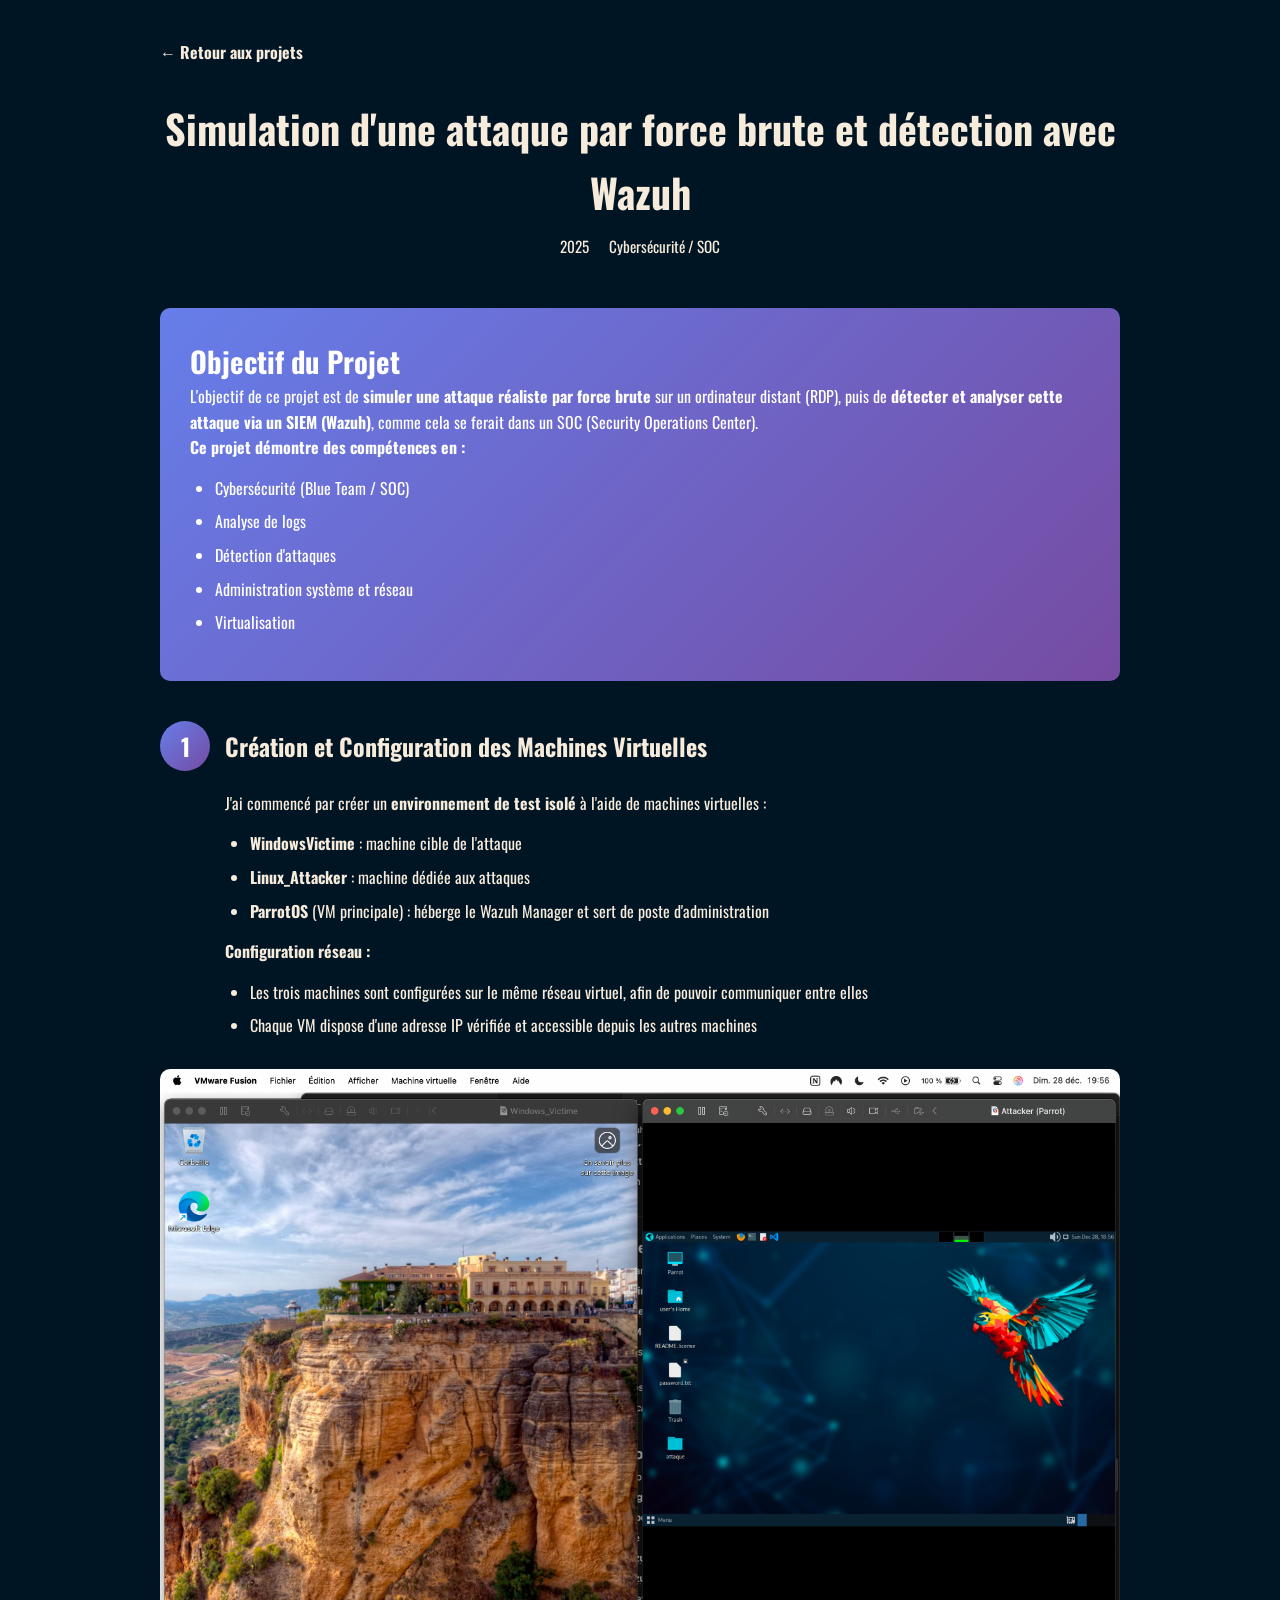
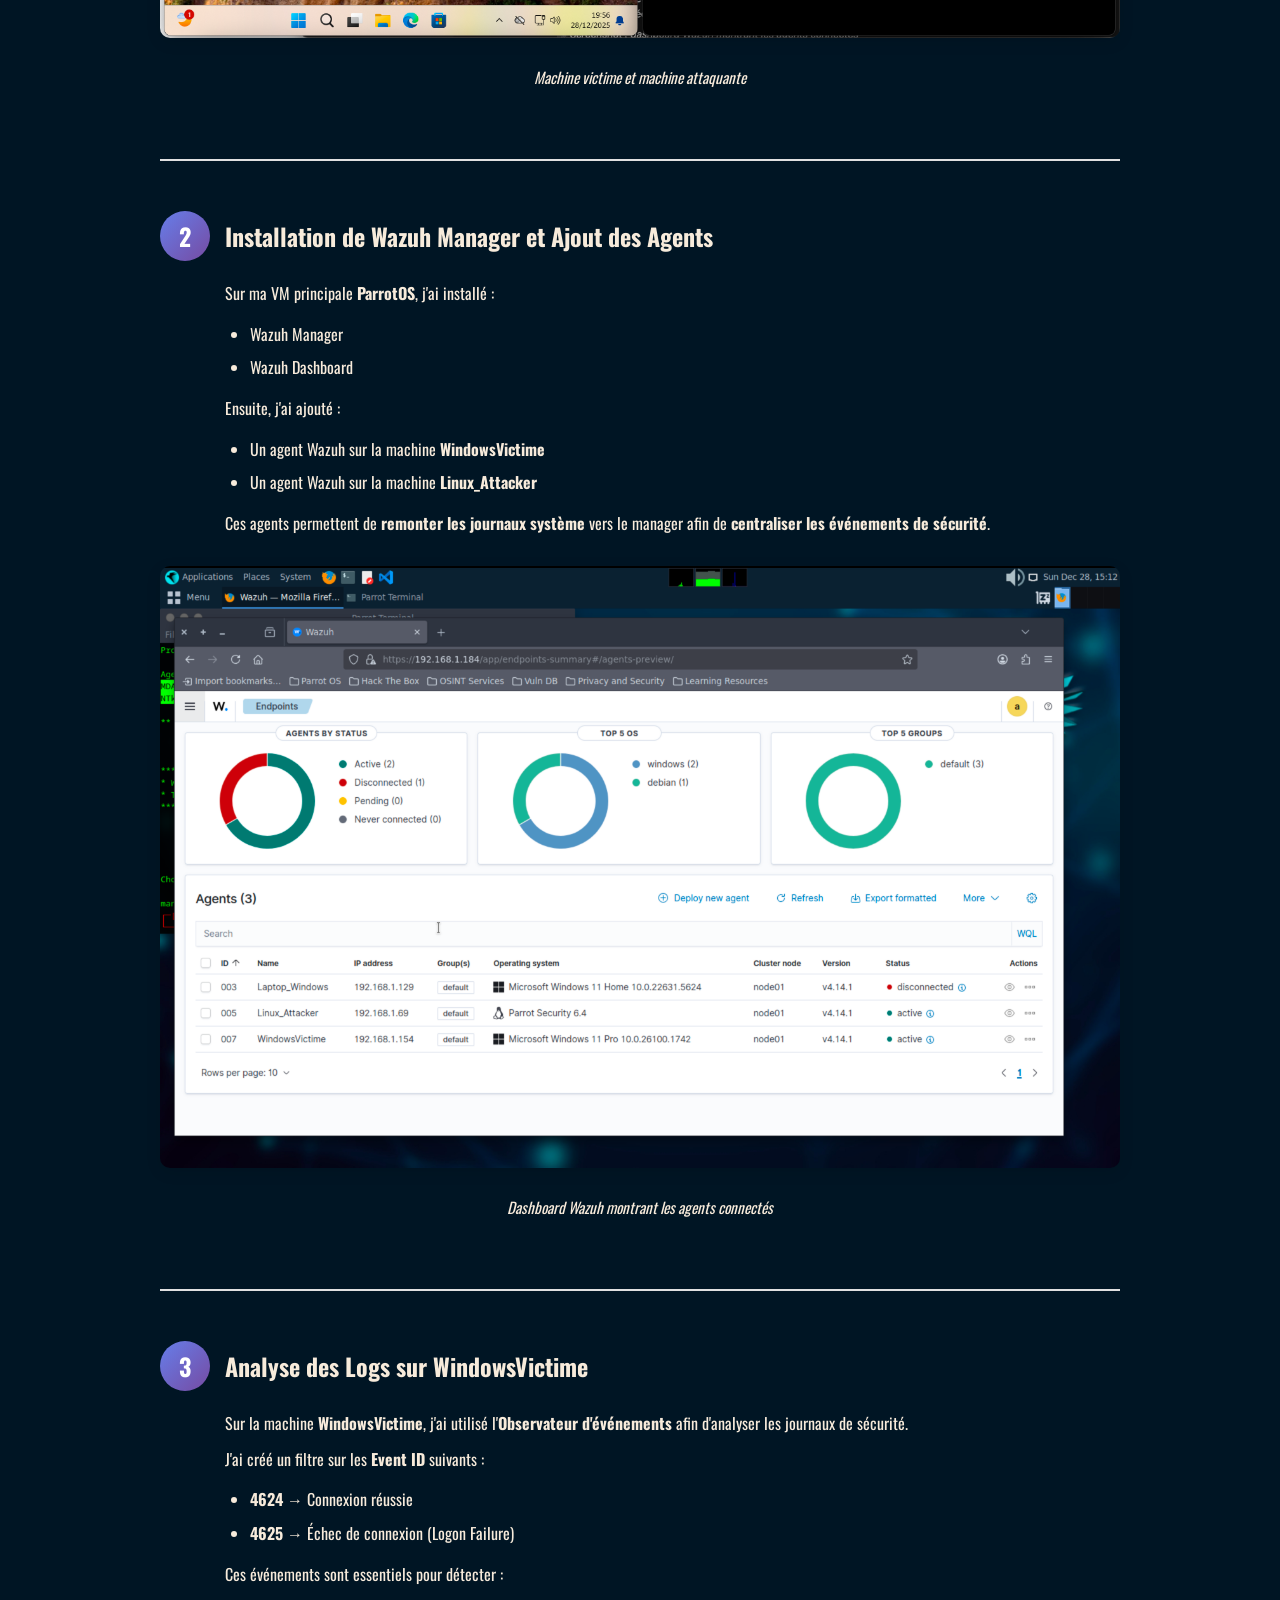
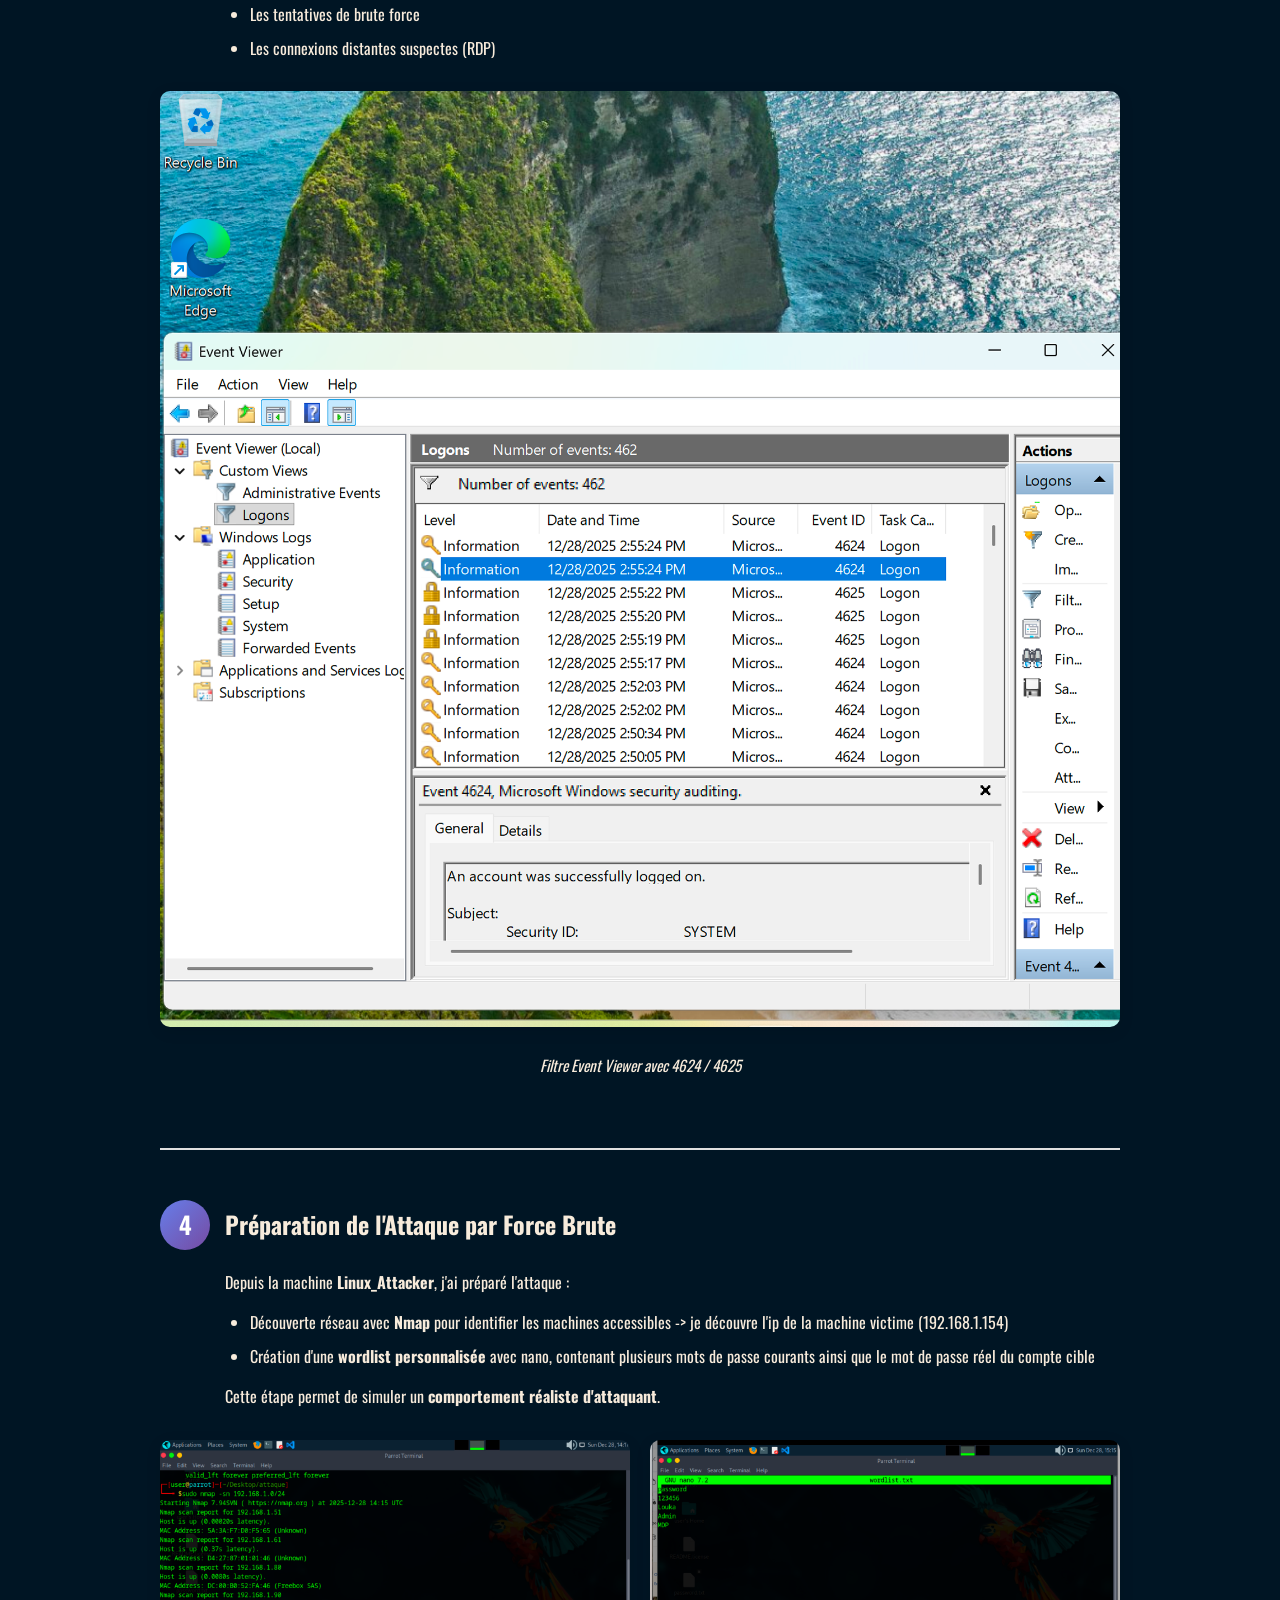
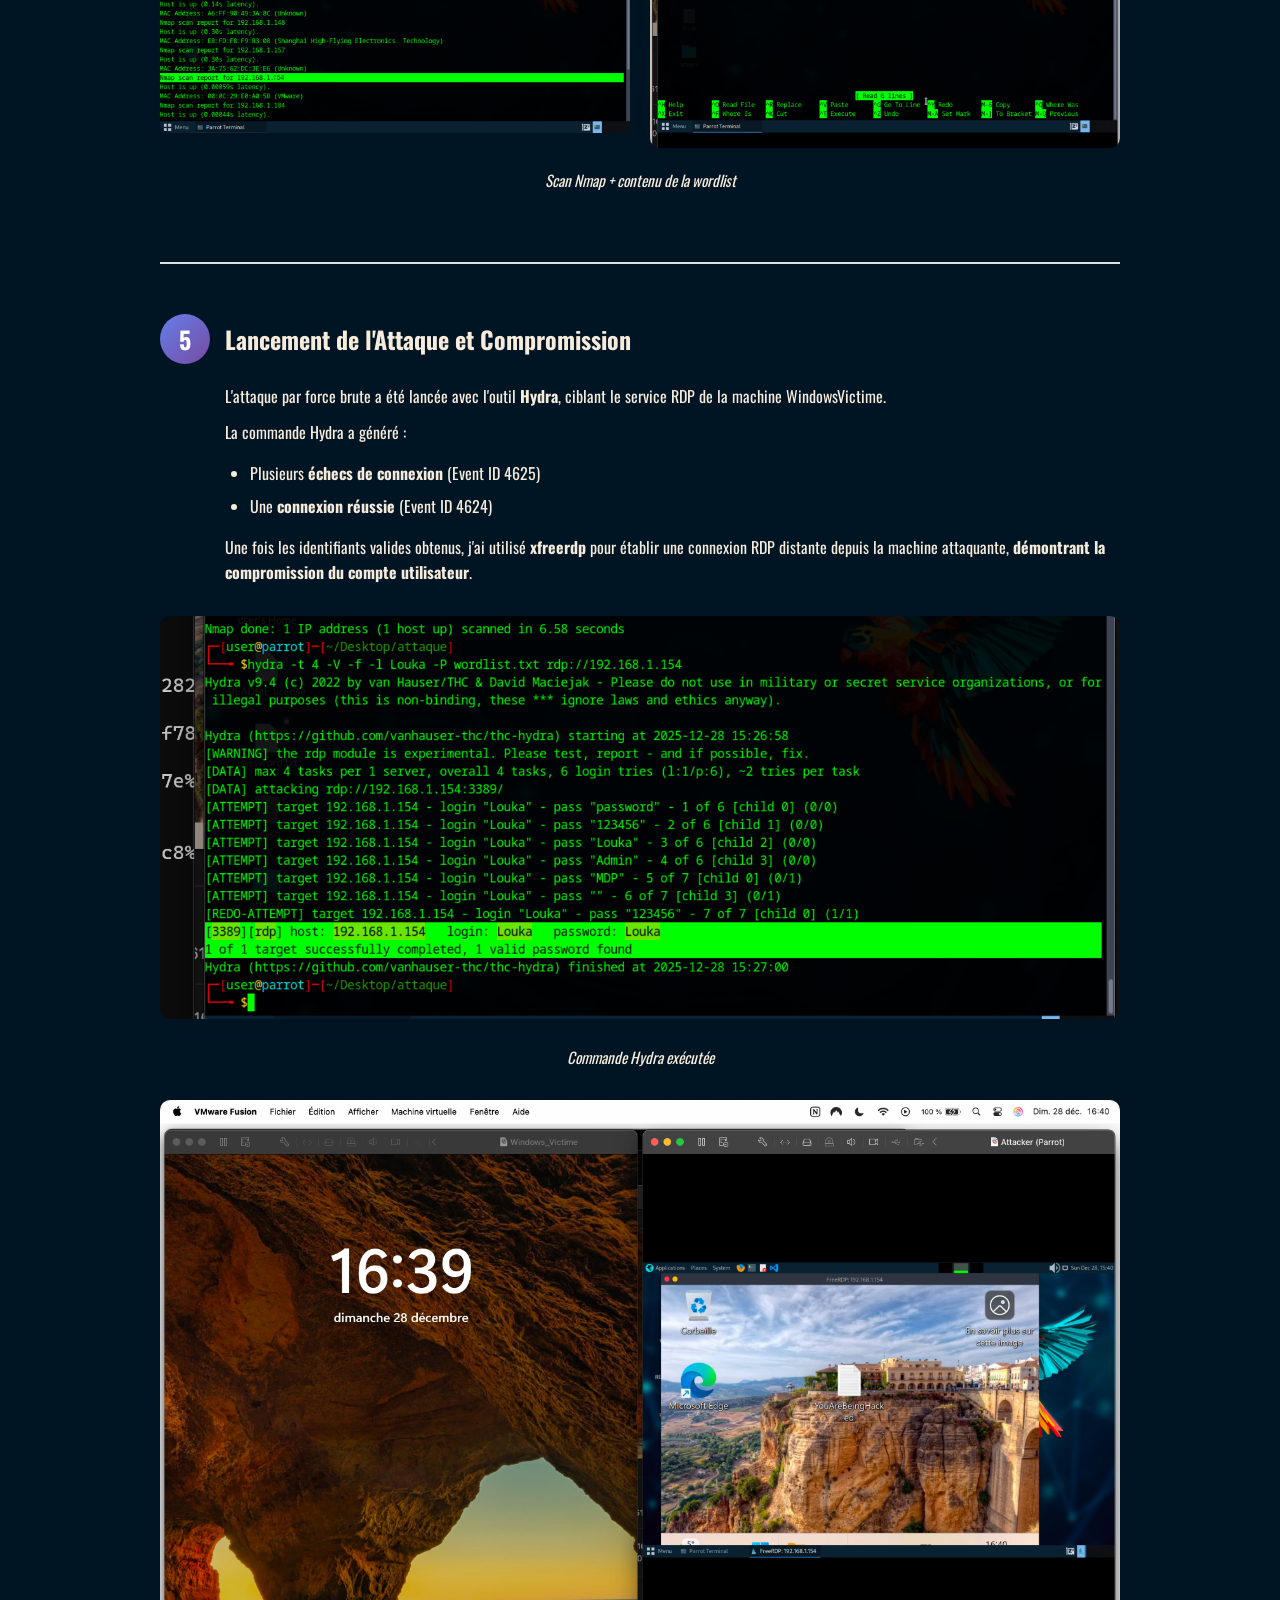
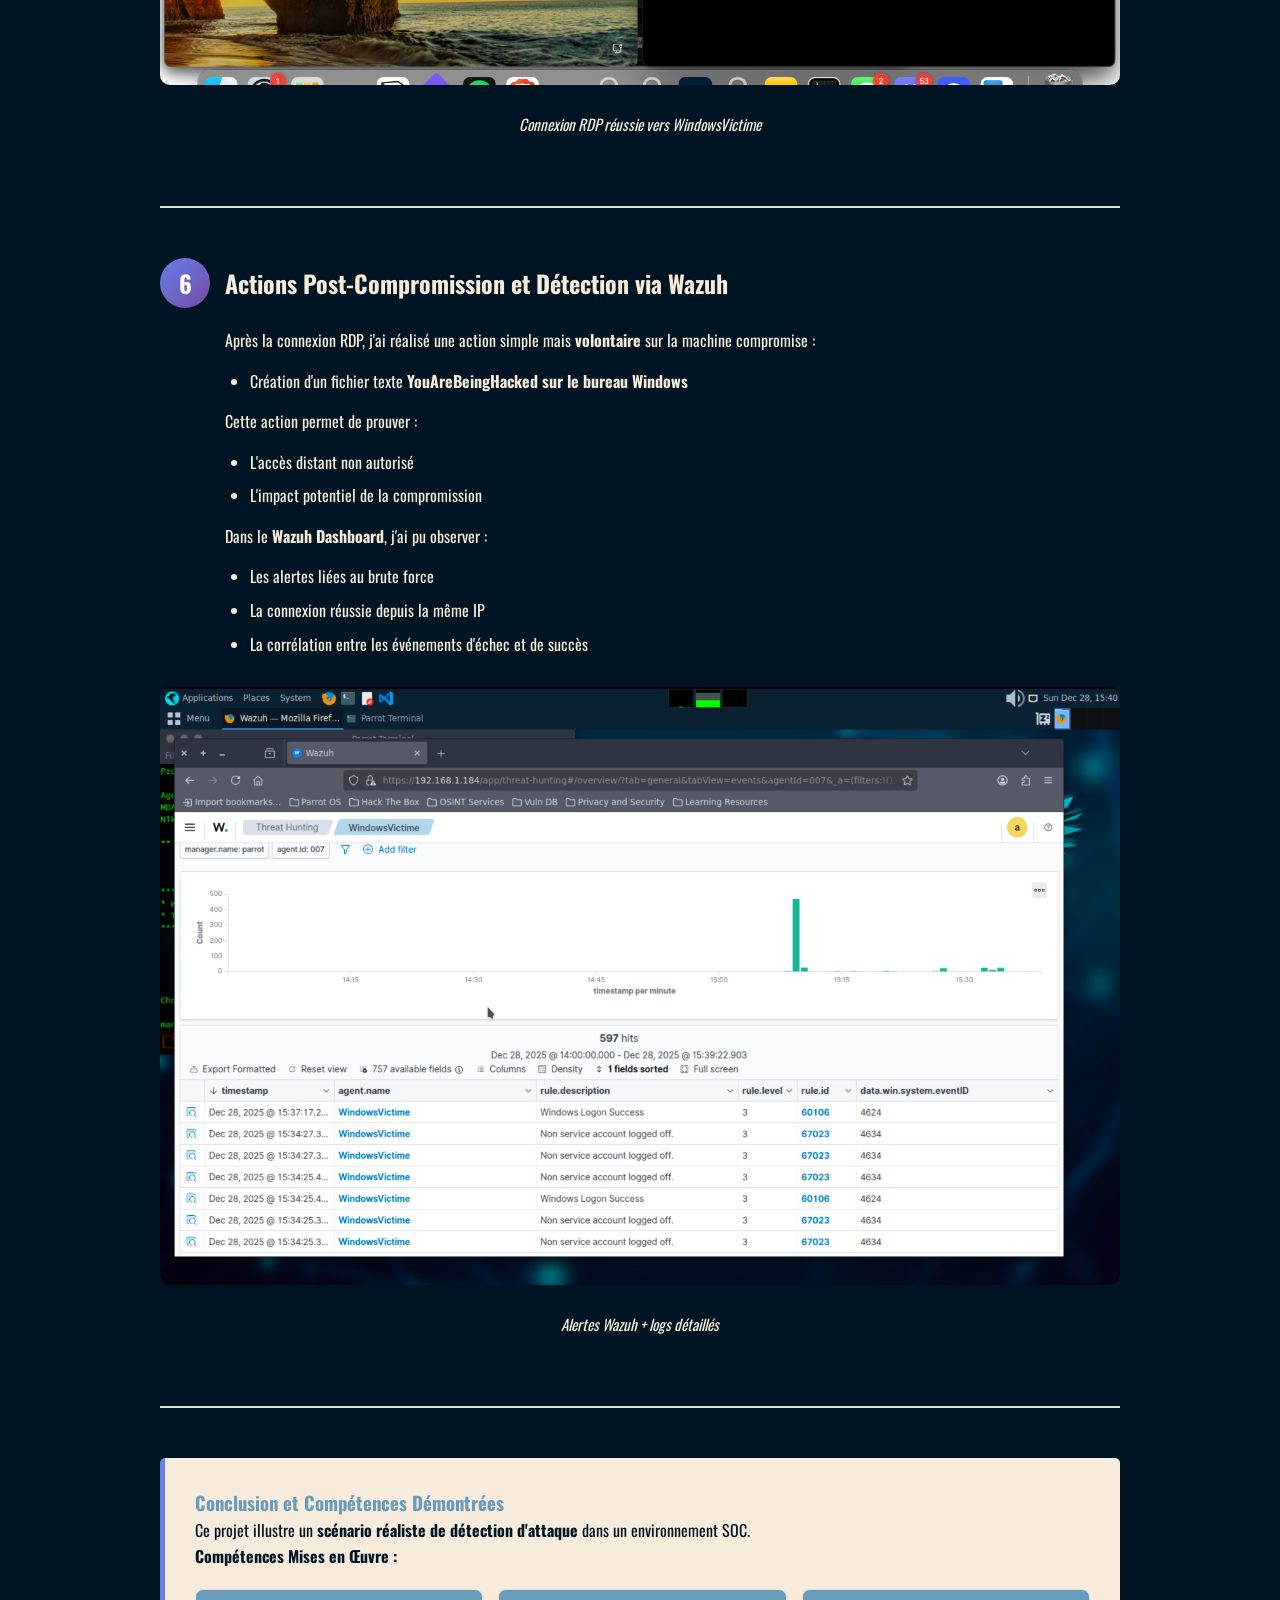
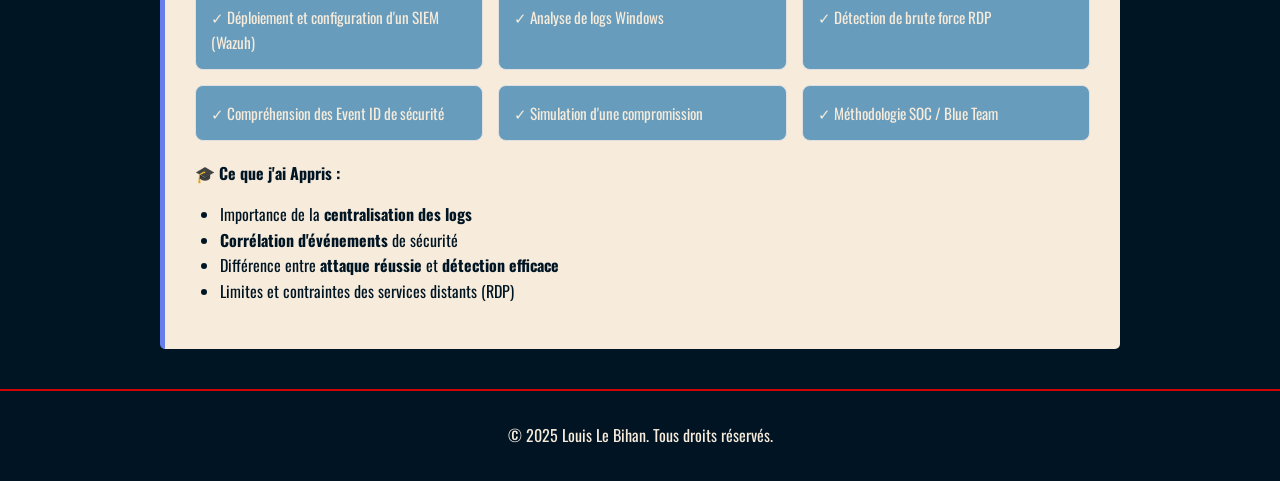
<file: Portfolio Website - Dev Web/projects/projet1.html>
<!DOCTYPE html>
<html lang="fr">
<head>
    <meta charset="UTF-8">
    <meta name="viewport" content="width=device-width, initial-scale=1.0">
    <title>Simulation Wazuh - Détection d'Attaque par Force Brute</title>
    <link rel="stylesheet" href="../css/styles.css">
    <link rel="preconnect" href="https://fonts.googleapis.com">
    <link rel="preconnect" href="https://fonts.gstatic.com" crossorigin>
    <link href="https://fonts.googleapis.com/css2?family=DM+Sans:ital,opsz,wght@0,9..40,100..1000;1,9..40,100..1000&family=Momo+Signature&family=Oswald:wght@200..700&family=Special+Gothic+Condensed+One&display=swap" rel="stylesheet">
    <style>

        /* ===== ROOT VARIABLES ===== */
        :root {
            --color-light: #f7ebdb;
            --color-red: #d00404;
            --color-dark: #001524;
            --color-blue: #679cbc;
            
            --transition: all 0.3s cubic-bezier(0.25, 0.46, 0.45, 0.94);
        }

        .project-detail {
            max-width: 1000px;
            margin: 0 auto;
            padding: 40px 20px;
        }

        .project-header {
            text-align: center;
            margin-bottom: 50px;
        }

        .project-header h1 {
            font-size: 2.5em;
            margin-bottom: 10px;
            color: var(--color-light);        }

        .project-meta {
            display: flex;
            justify-content: center;
            gap: 20px;
            flex-wrap: wrap;
            margin-bottom: 20px;
            font-size: 0.95em;
            color: #666;
        }

        .meta-item {
            display: flex;
            align-items: center;
            gap: 5px;
            color: var(--color-light);
        }

        .objective-box {
            background: linear-gradient(135deg, #667eea 0%, #764ba2 100%);
            color: white;
            padding: 30px;
            border-radius: 10px;
            margin-bottom: 40px;
        }

        .objective-box h2 {
            margin-top: 0;
            font-size: 1.8em;
        }

        .objective-box ul {
            margin: 15px 0;
            padding-left: 25px;
        }

        .objective-box li {
            margin: 8px 0;
        }

        .step-section {
            margin-bottom: 50px;
            padding-bottom: 40px;
            border-bottom: 2px solid #e0e0e0;
        }

        .step-section:last-child {
            border-bottom: none;
        }

        .step-header {
            display: flex;
            align-items: center;
            gap: 15px;
            margin-bottom: 20px;
        }

        .step-number {
            background: linear-gradient(135deg, #667eea 0%, #764ba2 100%);
            color: white;
            width: 50px;
            height: 50px;
            border-radius: 50%;
            display: flex;
            align-items: center;
            justify-content: center;
            font-weight: bold;
            font-size: 1.5em;
            flex-shrink: 0;
        }

        .step-header h3 {
            margin: 0;
            font-size: 1.5em;
            color: var(--color-light);
        }

        .step-content {
            margin-left: 65px;
            margin-bottom: 20px;
        }

        .step-content p {
            margin: 10px 0;
            color: var(--color-light);
            line-height: 1.6;
        }

        .step-list {
            margin: 15px 0;
            padding-left: 25px;
            color: var(--color-light);
        }

        .step-list li {
            margin: 8px 0;
            color: var(--color-light);
        }

        .screenshot-container {
            margin: 30px 0;
            text-align: center;
        }

        .screenshot-container img {
            max-width: 100%;
            height: auto;
            border-radius: 10px;
            box-shadow: 0 4px 15px rgba(0, 0, 0, 0.1);
            margin-bottom: 10px;
        }

        .screenshot-caption {
            font-size: 0.95em;
            color: var(--color-light);
            font-style: italic;
            margin-top: 10px;
        }

        .screenshot-row {
    display: flex;
    gap: 20px;
    justify-content: center;
    flex-wrap: wrap;
    align-items: flex-start;
}

    .screenshot-row img {
        flex: 1;
        min-width: 300px;
        max-width: 500px;
        height: auto;
        border-radius: 10px;
        box-shadow: 0 4px 15px rgba(0, 0, 0, 0.1);
    }

    @media (max-width: 768px) {
        .screenshot-row img {
            min-width: 100%;
            max-width: 100%;
        }
    }

        .conclusion-box {
            background: var(--color-light);
            padding: 30px;
            border-left: 5px solid #667eea;
            border-radius: 5px;
            margin-top: 40px;
        }

        .conclusion-box h3 {
            color: var(--color-blue);
            margin-top: 0;
        }

        .conclusion-box p, .conclusion-box h4{
            color: var(--color-dark);
        }

        .conclusion-box ul, .conclusion-box li{
            color: var(--color-dark);
        }

        .skills-grid {
            display: grid;
            grid-template-columns: repeat(auto-fit, minmax(250px, 1fr));
            gap: 15px;
            margin: 20px 0;
        }

        .skill-item {
            background: var(--color-blue);
            padding: 15px;
            border-radius: 8px;
            border: 1px solid #e0e0e0;
            font-size: 0.95em;
        }

     

          .back-button {
            display: inline-block;
            margin-bottom: 30px;
            color: var(--color-light);
            text-decoration: none;
            font-weight: bold;
            transition: var(--transition);
        }

        .back-button:hover {
            color: #667eea;
        }

        @media (max-width: 768px) {
            .project-header h1 {
                font-size: 1.8em;
            }

            .step-header {
                flex-direction: column;
                align-items: flex-start;
            }

            .step-content {
                margin-left: 0;
            }
        }
    </style>
</head>
<body>


    <div class="project-detail">
        <a href="../index.html#projects" class="back-button">← Retour aux projets</a>

            <!-- HEADER -->

        <div class="project-header">
            <h1>Simulation d'une attaque par force brute et détection avec Wazuh</h1>
            <div class="project-meta">
                <div class="meta-item">2025</div>
                <div class="meta-item">Cybersécurité / SOC</div>
            </div>
        </div>

        <div class="objective-box">
            <h2>Objectif du Projet</h2>
            <p>L'objectif de ce projet est de <strong>simuler une attaque réaliste par force brute</strong> sur un ordinateur distant (RDP), puis de <strong>détecter et analyser cette attaque via un SIEM (Wazuh)</strong>, comme cela se ferait dans un SOC (Security Operations Center).</p>
            <p><strong>Ce projet démontre des compétences en :</strong></p>
            <ul>
                <li>Cybersécurité (Blue Team / SOC)</li>
                <li>Analyse de logs</li>
                <li>Détection d'attaques</li>
                <li>Administration système et réseau</li>
                <li>Virtualisation</li>
            </ul>
        </div>

        <!-- ÉTAPE 1 -->
        <div class="step-section">
            <div class="step-header">
                <div class="step-number">1</div>
                <h3>Création et Configuration des Machines Virtuelles</h3>
            </div>
            <div class="step-content">
                <p>J'ai commencé par créer un <strong>environnement de test isolé</strong> à l'aide de machines virtuelles :</p>
                <ul class="step-list">
                    <li><strong>WindowsVictime</strong> : machine cible de l'attaque</li>
                    <li><strong>Linux_Attacker</strong> : machine dédiée aux attaques</li>
                    <li><strong>ParrotOS</strong> (VM principale) : héberge le Wazuh Manager et sert de poste d'administration</li>
                </ul>
                <p><strong>Configuration réseau :</strong></p>
                <ul class="step-list">
                    <li>Les trois machines sont configurées sur le même réseau virtuel, afin de pouvoir communiquer entre elles</li>
                    <li>Chaque VM dispose d'une adresse IP vérifiée et accessible depuis les autres machines</li>
                </ul>
            </div>
            <div class="screenshot-container">
                <img src="../img/Wazuh0.png" alt="Configuration réseau des VMs">
                <p class="screenshot-caption">Machine victime et machine attaquante</p>
            </div>
        </div>

        <!-- ÉTAPE 2 -->
        <div class="step-section">
            <div class="step-header">
                <div class="step-number">2</div>
                <h3>Installation de Wazuh Manager et Ajout des Agents</h3>
            </div>
            <div class="step-content">
                <p>Sur ma VM principale <strong>ParrotOS</strong>, j'ai installé :</p>
                <ul class="step-list">
                    <li>Wazuh Manager</li>
                    <li>Wazuh Dashboard</li>
                </ul>
                <p>Ensuite, j'ai ajouté :</p>
                <ul class="step-list">
                    <li>Un agent Wazuh sur la machine <strong>WindowsVictime</strong></li>
                    <li>Un agent Wazuh sur la machine <strong>Linux_Attacker</strong></li>
                </ul>
                <p>Ces agents permettent de <strong>remonter les journaux système</strong> vers le manager afin de <strong>centraliser les événements de sécurité</strong>.</p>
            </div>
            <div class="screenshot-container">
                <img src="../img/Wazuh2.png" alt="Dashboard Wazuh avec agents">
                <p class="screenshot-caption">Dashboard Wazuh montrant les agents connectés</p>
            </div>
        </div>

       

        <!-- ÉTAPE 3 -->
        <div class="step-section">
            <div class="step-header">
                <div class="step-number">3</div>
                <h3>Analyse des Logs sur WindowsVictime</h3>
            </div>
            <div class="step-content">
                <p>Sur la machine <strong>WindowsVictime</strong>, j'ai utilisé l'<strong>Observateur d'événements</strong> afin d'analyser les journaux de sécurité.</p>
                <p>J'ai créé un filtre sur les <strong>Event ID</strong> suivants :</p>
                <ul class="step-list">
                    <li><strong>4624</strong> → Connexion réussie</li>
                    <li><strong>4625</strong> → Échec de connexion (Logon Failure)</li>
                </ul>
                <p>Ces événements sont essentiels pour détecter :</p>
                <ul class="step-list">
                    <li>Les tentatives de brute force</li>
                    <li>Les connexions distantes suspectes (RDP)</li>
                </ul>
            </div>
            <div class="screenshot-container">
                <img src="../img/Wazuh1.png" alt="Event Viewer Windows">
                <p class="screenshot-caption">Filtre Event Viewer avec 4624 / 4625</p>
            </div>
        </div>

        <!-- ÉTAPE 4 -->
        <div class="step-section">
            <div class="step-header">
                <div class="step-number">4</div>
                <h3>Préparation de l'Attaque par Force Brute</h3>
            </div>
            <div class="step-content">
                <p>Depuis la machine <strong>Linux_Attacker</strong>, j'ai préparé l'attaque :</p>
                <ul class="step-list">
                    <li>Découverte réseau avec <strong>Nmap</strong> pour identifier les machines accessibles -> je découvre l'ip de la machine victime (192.168.1.154)</li>
                    <li>Création d'une <strong>wordlist personnalisée</strong> avec nano, contenant plusieurs mots de passe courants ainsi que le mot de passe réel du compte cible</li>
                </ul>
                <p>Cette étape permet de simuler un <strong>comportement réaliste d'attaquant</strong>.</p>
            </div>
            <div class="screenshot-container">
                <div class="screenshot-row">
                    <img src="../img/Wazuh5.png" alt="Scan Nmap et wordlist">
                    <img src="../img/Wazuh4.png" alt="wordlist">
                </div>
                <p class="screenshot-caption">Scan Nmap + contenu de la wordlist</p>
            </div>
        </div>

        <!-- ÉTAPE 5 -->
        <div class="step-section">
            <div class="step-header">
                <div class="step-number">5</div>
                <h3>Lancement de l'Attaque et Compromission</h3>
            </div>
            <div class="step-content">
                <p>L'attaque par force brute a été lancée avec l'outil <strong>Hydra</strong>, ciblant le service RDP de la machine WindowsVictime.</p>
                <p>La commande Hydra a généré :</p>
                <ul class="step-list">
                    <li>Plusieurs <strong>échecs de connexion</strong> (Event ID 4625)</li>
                    <li>Une <strong>connexion réussie</strong> (Event ID 4624)</li>
                </ul>
                <p>Une fois les identifiants valides obtenus, j'ai utilisé <strong>xfreerdp</strong> pour établir une connexion RDP distante depuis la machine attaquante, <strong>démontrant la compromission du compte utilisateur</strong>.</p>
            </div>
            <div class="screenshot-container">
                <img src="../img/Wazuh6.png" alt="Attaque Hydra en cours">
                <p class="screenshot-caption">Commande Hydra exécutée</p>
            </div>
            <div class="screenshot-container">
                <img src="../img/Wazuh7.png" alt="Connexion RDP réussie">
                <p class="screenshot-caption">Connexion RDP réussie vers WindowsVictime</p>
            </div>
        </div>

        <!-- ÉTAPE 6 -->
        <div class="step-section">
            <div class="step-header">
                <div class="step-number">6</div>
                <h3>Actions Post-Compromission et Détection via Wazuh</h3>
            </div>
            <div class="step-content">
                <p>Après la connexion RDP, j'ai réalisé une action simple mais <strong>volontaire</strong> sur la machine compromise :</p>
                <ul class="step-list">
                    <li>Création d'un fichier texte <strong>YouAreBeingHacked sur le bureau Windows</strong></li>
                </ul>
                <p>Cette action permet de prouver :</p>
                <ul class="step-list">
                    <li>L'accès distant non autorisé</li>
                    <li>L'impact potentiel de la compromission</li>
                </ul>
                <p>Dans le <strong>Wazuh Dashboard</strong>, j'ai pu observer :</p>
                <ul class="step-list">
                    <li>Les alertes liées au brute force</li>
                    <li>La connexion réussie depuis la même IP</li>
                    <li>La corrélation entre les événements d'échec et de succès</li>
                </ul>
            </div>
            <div class="screenshot-container">
                <img src="../img/Wazuh9.png" alt="Alertes Wazuh">
                <p class="screenshot-caption">Alertes Wazuh + logs détaillés</p>
            </div>
        </div>

        <!-- CONCLUSION -->
        <div class="conclusion-box">
            <h3>Conclusion et Compétences Démontrées</h3>
            <p>Ce projet illustre un <strong>scénario réaliste de détection d'attaque</strong> dans un environnement SOC.</p>
            
            <h4>Compétences Mises en Œuvre :</h4>
            <div class="skills-grid">
                <div class="skill-item">✓ Déploiement et configuration d'un SIEM (Wazuh)</div>
                <div class="skill-item">✓ Analyse de logs Windows</div>
                <div class="skill-item">✓ Détection de brute force RDP</div>
                <div class="skill-item">✓ Compréhension des Event ID de sécurité</div>
                <div class="skill-item">✓ Simulation d'une compromission</div>
                <div class="skill-item">✓ Méthodologie SOC / Blue Team</div>
            </div>

            <h4>🎓 Ce que j'ai Appris :</h4>
            <ul style="margin: 15px 0; padding-left: 25px;">
                <li>Importance de la <strong>centralisation des logs</strong></li>
                <li><strong>Corrélation d'événements</strong> de sécurité</li>
                <li>Différence entre <strong>attaque réussie</strong> et <strong>détection efficace</strong></li>
                <li>Limites et contraintes des services distants (RDP)</li>
            </ul>
        </div>
    </div>

    <!-- FOOTER -->
    <footer class="footer">
        <p>&copy; 2025 Louis Le Bihan. Tous droits réservés.</p>
    </footer>

    <script src="../js/script.js"></script>
</body>
</html>
</file>
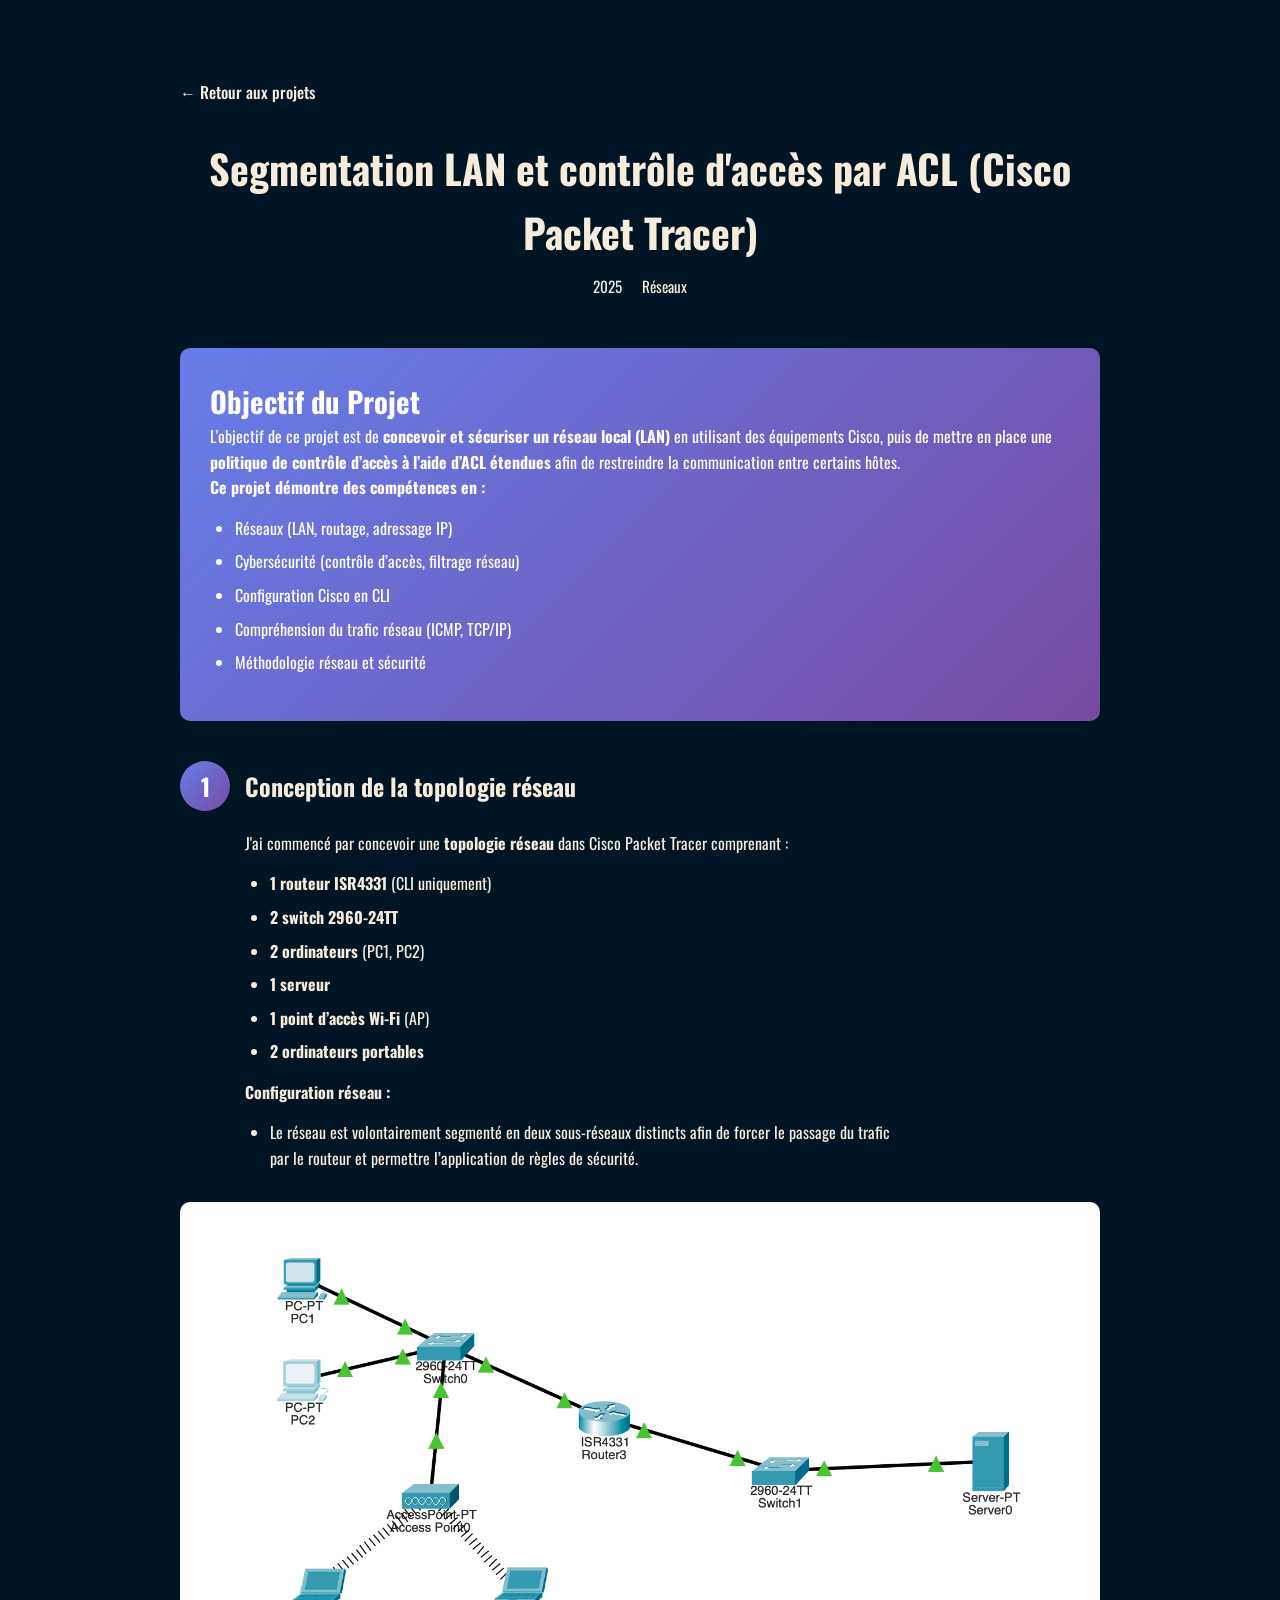
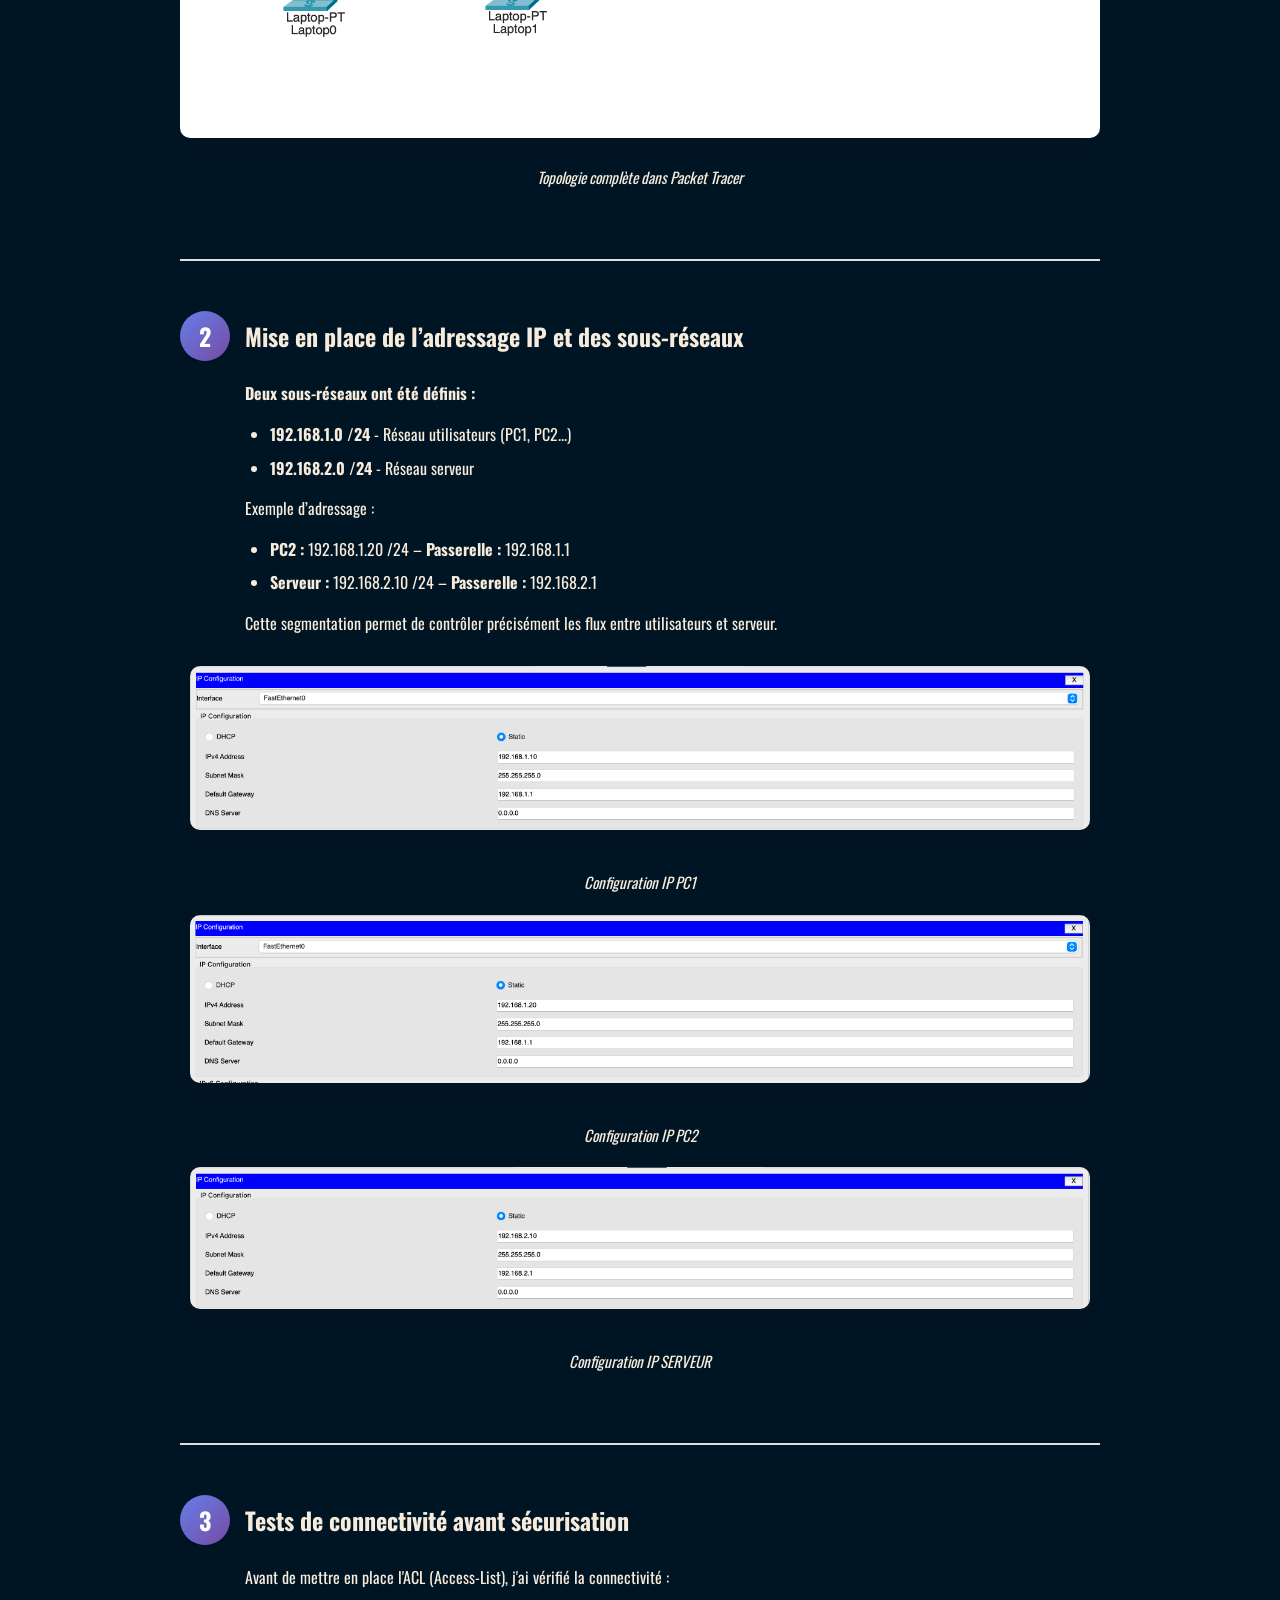
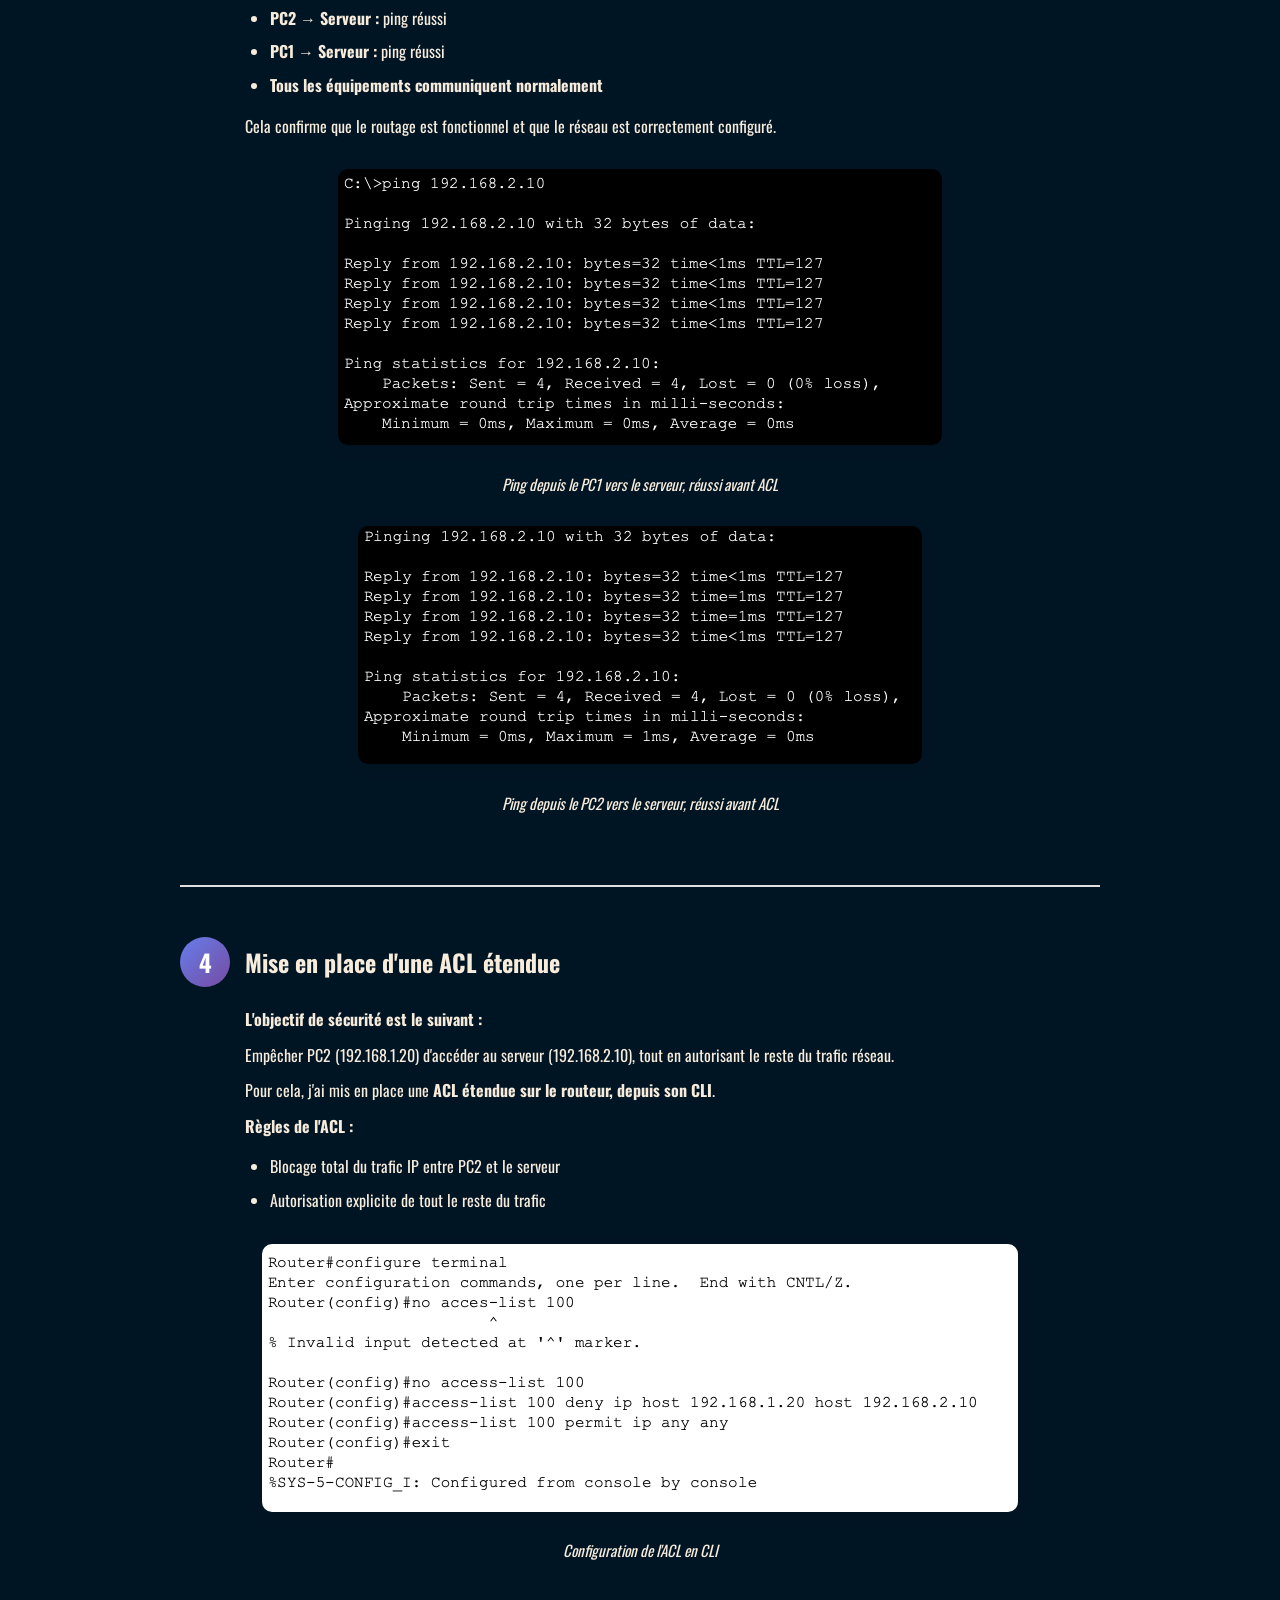
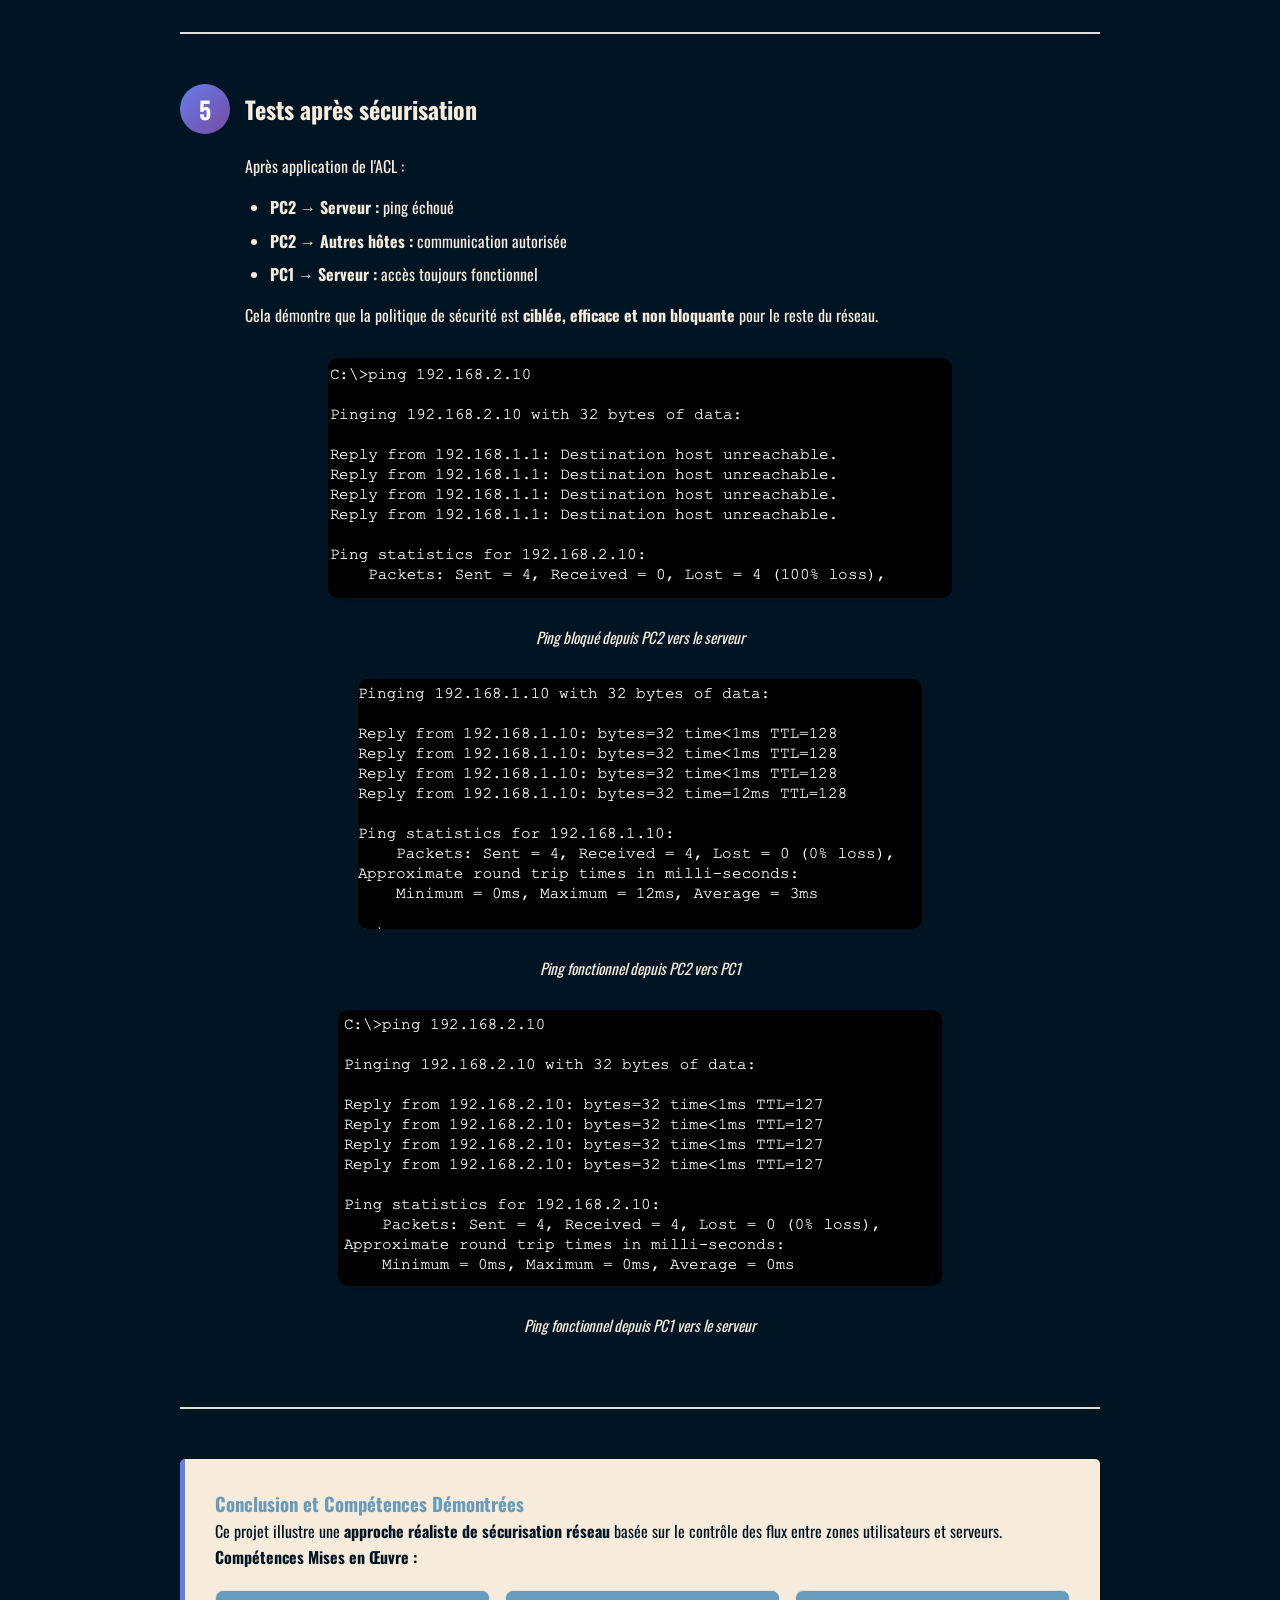
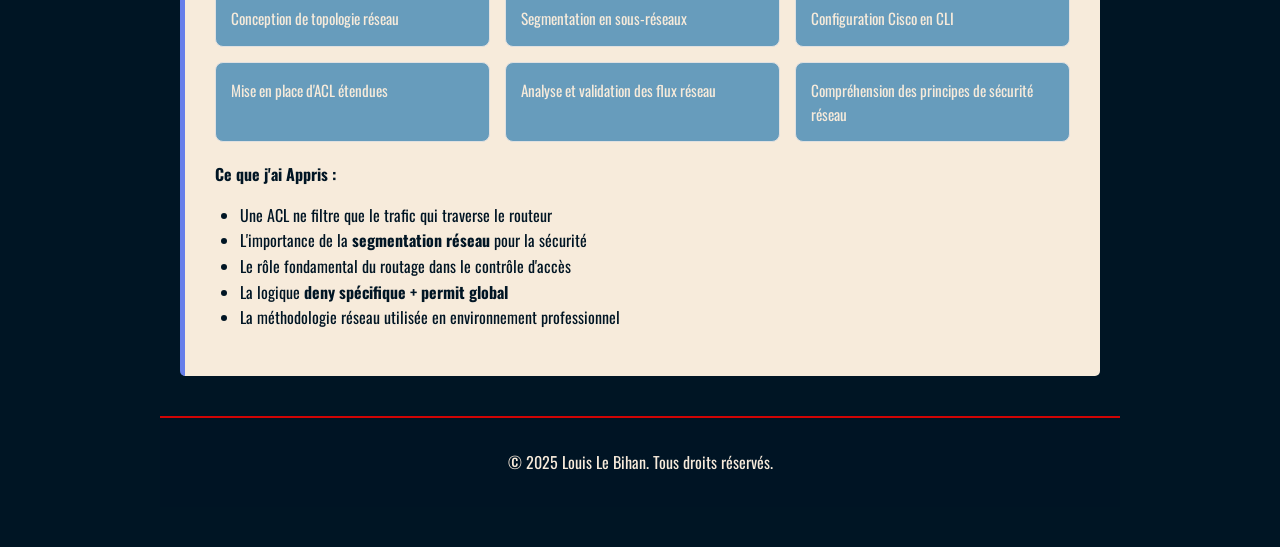
<file: Portfolio Website - Dev Web/projects/projet2.html>
<!DOCTYPE html>
<html lang="fr">
<head>
    <meta charset="UTF-8">
    <meta name="viewport" content="width=device-width, initial-scale=1.0">
    <title>Segmentation LAN et contrôle d’accès par ACL (Cisco Packet Tracer)</title>
    <link rel="stylesheet" href="../css/styles.css">
    <link rel="preconnect" href="https://fonts.googleapis.com">
    <link rel="preconnect" href="https://fonts.gstatic.com" crossorigin>
    <link href="https://fonts.googleapis.com/css2?family=DM+Sans:ital,opsz,wght@0,9..40,100..1000;1,9..40,100..1000&family=Momo+Signature&family=Oswald:wght@200..700&family=Special+Gothic+Condensed+One&display=swap" rel="stylesheet">
    <style>

        /* ===== ROOT VARIABLES ===== */
        :root {
            --color-light: #f7ebdb;
            --color-red: #d00404;
            --color-dark: #001524;
            --color-blue: #679cbc;
            
            --transition: all 0.3s cubic-bezier(0.25, 0.46, 0.45, 0.94);
        }

        .project-detail {
            max-width: 1000px;
            margin: 0 auto;
            padding: 40px 20px;
        }

        .project-header {
            text-align: center;
            margin-bottom: 50px;
        }

        .project-header h1 {
            font-size: 2.5em;
            margin-bottom: 10px;
            color: var(--color-light);        }

        .project-meta {
            display: flex;
            justify-content: center;
            gap: 20px;
            flex-wrap: wrap;
            margin-bottom: 20px;
            font-size: 0.95em;
            color: #666;
        }

        .meta-item {
            display: flex;
            align-items: center;
            gap: 5px;
            color: var(--color-light);
        }

        .objective-box {
            background: linear-gradient(135deg, #667eea 0%, #764ba2 100%);
            color: white;
            padding: 30px;
            border-radius: 10px;
            margin-bottom: 40px;
        }

        .objective-box h2 {
            margin-top: 0;
            font-size: 1.8em;
        }

        .objective-box ul {
            margin: 15px 0;
            padding-left: 25px;
        }

        .objective-box li {
            margin: 8px 0;
        }

        .step-section {
            margin-bottom: 50px;
            padding-bottom: 40px;
            border-bottom: 2px solid #e0e0e0;
        }

        .step-section:last-child {
            border-bottom: none;
        }

        .step-header {
            display: flex;
            align-items: center;
            gap: 15px;
            margin-bottom: 20px;
        }

        .step-number {
            background: linear-gradient(135deg, #667eea 0%, #764ba2 100%);
            color: white;
            width: 50px;
            height: 50px;
            border-radius: 50%;
            display: flex;
            align-items: center;
            justify-content: center;
            font-weight: bold;
            font-size: 1.5em;
            flex-shrink: 0;
        }

        .step-header h3 {
            margin: 0;
            font-size: 1.5em;
            color: var(--color-light);
        }

        .step-content {
            margin-left: 65px;
            margin-bottom: 20px;
        }

        .step-content p {
            margin: 10px 0;
            color: var(--color-light);
            line-height: 1.6;
        }

        .step-list {
            margin: 15px 0;
            padding-left: 25px;
            color: var(--color-light);
        }

        .step-list li {
            margin: 8px 0;
            color: var(--color-light);
        }

        .screenshot-container {
            margin: 30px 0;
            text-align: center;
        }

        .screenshot-container img {
            max-width: 100%;
            height: auto;
            border-radius: 10px;
            box-shadow: 0 4px 15px rgba(0, 0, 0, 0.1);
            margin-bottom: 10px;
        }

        .screenshot-caption {
            font-size: 0.95em;
            color: var(--color-light);
            font-style: italic;
            margin-top: 10px;
        }

        .screenshot-row {
    display: flex;
    flex-direction: column;
    gap: 20px;
    justify-content: center;
    align-items: center;
}

    .screenshot-row img {
        width: 100%;
        max-width: 900px;
        height: auto;
        border-radius: 10px;
        box-shadow: 0 4px 15px rgba(0, 0, 0, 0.1);
    }

    @media (max-width: 768px) {
        .screenshot-row img {
            min-width: 100%;
            max-width: 100%;
        }
    }

        .conclusion-box {
            background: var(--color-light);
            padding: 30px;
            border-left: 5px solid #667eea;
            border-radius: 5px;
            margin-top: 40px;
        }

        .conclusion-box h3 {
            color: var(--color-blue);
            margin-top: 0;
        }

        .conclusion-box p, .conclusion-box h4{
            color: var(--color-dark);
        }

        .conclusion-box ul, .conclusion-box li{
            color: var(--color-dark);
        }

        .skills-grid {
            display: grid;
            grid-template-columns: repeat(auto-fit, minmax(250px, 1fr));
            gap: 15px;
            margin: 20px 0;
        }

        .skill-item {
            background: var(--color-blue);
            padding: 15px;
            border-radius: 8px;
            border: 1px solid #e0e0e0;
            font-size: 0.95em;
        }

        .back-button {
            display: inline-block;
            margin-bottom: 30px;
            color: var(--color-light);
            text-decoration: none;
            font-weight: 500;
            transition: all 0.3s;
        }

        .back-button:hover {
            text-decoration: none;
            color: #667eea;
            transition: all 0.3s;
        }

        @media (max-width: 768px) {
            .project-header h1 {
                font-size: 1.8em;
            }

            .step-header {
                flex-direction: column;
                align-items: flex-start;
            }

            .step-content {
                margin-left: 0;
            }
        }
    </style>
</head>
<body>


    <div class="project-detail">

            <div class="project-detail">
        <a href="../index.html#projects" class="back-button">← Retour aux projets</a>

            <!-- HEADER -->


        <div class="project-header">
            <h1>Segmentation LAN et contrôle d'accès par ACL (Cisco Packet Tracer)</h1>
            <div class="project-meta">
                <div class="meta-item">2025</div>
                <div class="meta-item">Réseaux</div>
            </div>
        </div>

        <div class="objective-box">
            <h2>Objectif du Projet</h2>
            <p>L'objectif de ce projet est de <strong>concevoir et sécuriser un réseau local (LAN)</strong> en utilisant des équipements Cisco, puis de mettre en place une<strong> politique de contrôle d’accès à l’aide d’ACL étendues </strong>afin de restreindre la communication entre certains hôtes.</p>
            <p><strong>Ce projet démontre des compétences en :</strong></p>
            <ul>
                <li>Réseaux (LAN, routage, adressage IP)</li>
                <li>Cybersécurité (contrôle d’accès, filtrage réseau)</li>
                <li>Configuration Cisco en CLI</li>
                <li>Compréhension du trafic réseau (ICMP, TCP/IP)</li>
                <li>Méthodologie réseau et sécurité</li>
            </ul>
        </div>

        <!-- ÉTAPE 1 -->
        <div class="step-section">
            <div class="step-header">
                <div class="step-number">1</div>
                <h3>Conception de la topologie réseau</h3>
            </div>
            <div class="step-content">
                <p>J'ai commencé par concevoir une <strong>topologie réseau</strong> dans Cisco Packet Tracer comprenant :</p>
                <ul class="step-list">
                    <li><strong>1 routeur ISR4331</strong> (CLI uniquement)</li>
                    <li><strong>2 switch 2960-24TT</strong></li>
                    <li><strong>2 ordinateurs</strong> (PC1, PC2)</li>
                    <li><strong>1 serveur</strong></li>
                    <li><strong>1 point d’accès Wi-Fi</strong> (AP) </li>
                    <li><strong>2 ordinateurs portables</strong></li>
                </ul>
                <p><strong>Configuration réseau :</strong></p>
                <ul class="step-list">
                    <li>Le réseau est volontairement segmenté en deux sous-réseaux distincts afin de forcer le passage du trafic<br>par le routeur et permettre l’application de règles de sécurité.</li>
                    
                </ul>
            </div>
            <div class="screenshot-container">
                <img src="../img/CISCOproject/RESEAU.png" alt="Configuration réseau des VMs">
                <p class="screenshot-caption">Topologie complète dans Packet Tracer</p>
            </div>
        </div>

        <!-- ÉTAPE 2 -->
        <div class="step-section">
            <div class="step-header">
                <div class="step-number">2</div>
                <h3>Mise en place de l’adressage IP et des sous-réseaux</h3>
            </div>
            <div class="step-content">
                <p><strong>Deux sous-réseaux ont été définis :</strong></p>
                <ul class="step-list">
                    <li><strong>192.168.1.0 /24</strong>  -  Réseau utilisateurs (PC1, PC2...)</li>
                    <li><strong>192.168.2.0 /24</strong>  -  Réseau serveur</li>
                </ul>
                <p>Exemple d’adressage :</p>
                <ul class="step-list">
                    <li><strong>PC2 :</strong> 192.168.1.20 /24 – <strong>Passerelle :</strong> 192.168.1.1</li>
                    <li><strong>Serveur :</strong> 192.168.2.10 /24 – <strong>Passerelle :</strong> 192.168.2.1</li>
                </ul>
                <p>Cette segmentation permet de contrôler précisément les flux entre utilisateurs et serveur.</p>
            </div>
             <div class="screenshot-container">
                <div class="screenshot-row">
                    <img src="../img/CISCOproject/IP PC1.png" alt="Configuration IP PC1">
                    <p class="screenshot-caption">Configuration IP PC1</p>
                    <img src="../img/CISCOproject/IP PC2.png" alt="wordlist">
                    <p class="screenshot-caption">Configuration IP PC2</p>
                    <img src="../img/CISCOproject/IP SERVEUR.png" alt="Configuration IP SERVEUR">
                    <p class="screenshot-caption">Configuration IP SERVEUR</p>
                </div>
            </div>
        </div>

       

        <!-- ÉTAPE 3 -->
        <div class="step-section">
            <div class="step-header">
                <div class="step-number">3</div>
                <h3>Tests de connectivité avant sécurisation</h3>
            </div>
            <div class="step-content">
                <p>Avant de mettre en place l'ACL (Access-List), j'ai vérifié la connectivité :</p>
                <ul class="step-list">
                    <li><strong>PC2 → Serveur :</strong> ping réussi</li>
                    <li><strong>PC1 → Serveur :</strong> ping réussi</li>
                    <li><strong>Tous les équipements communiquent normalement</strong></li>
                </ul>
                <p>Cela confirme que le routage est fonctionnel et que le réseau est correctement configuré.</p>
            </div>
            <div class="screenshot-container">
                <img src="../img/CISCOproject/PING PC1 APRES.png" alt="Ping PC1 vers SERVEUR réussi avant ACL">
                <p class="screenshot-caption">Ping depuis le PC1 vers le serveur, réussi avant ACL</p>
            </div>
            <div class="screenshot-container">
                <img src="../img/CISCOproject/PING PC2 AVANT.png" alt="Ping PC1 vers SERVEUR réussi avant ACL">
                <p class="screenshot-caption">Ping depuis le PC2 vers le serveur, réussi avant ACL</p>
            </div>
        </div>

        <!-- ÉTAPE 4 -->
        <div class="step-section">
            <div class="step-header">
                <div class="step-number">4</div>
                <h3>Mise en place d'une ACL étendue</h3>
            </div>
            <div class="step-content">
                <p><strong>L'objectif de sécurité est le suivant :</strong></p>
                <p>Empêcher PC2 (192.168.1.20) d'accéder au serveur (192.168.2.10), tout en autorisant le reste du trafic réseau.</p>
                <p>Pour cela, j'ai mis en place une <strong>ACL étendue sur le routeur, depuis son CLI</strong>.</p>
                <p><strong>Règles de l'ACL :</strong></p>
                <ul class="step-list">
                    <li>Blocage total du trafic IP entre PC2 et le serveur</li>
                    <li>Autorisation explicite de tout le reste du trafic</li>
                </ul>
            </div>
            <div class="screenshot-container">
                <img src="../img/CISCOproject/CLI ACL.png" alt="Configuration de l'ACL en CLI">
                <p class="screenshot-caption">Configuration de l'ACL en CLI</p>
            </div>
        </div>

        <!-- ÉTAPE 5 -->
        <div class="step-section">
            <div class="step-header">
                <div class="step-number">5</div>
                <h3>Tests après sécurisation</h3>
            </div>
            <div class="step-content">
                <p>Après application de l'ACL :</p>
                <ul class="step-list">
                    <li><strong>PC2 → Serveur :</strong> ping échoué</li>
                    <li><strong>PC2 → Autres hôtes :</strong> communication autorisée</li>
                    <li><strong>PC1 → Serveur :</strong> accès toujours fonctionnel</li>
                </ul>
                <p>Cela démontre que la politique de sécurité est <strong>ciblée, efficace et non bloquante</strong> pour le reste du réseau.</p>
            </div>
            <div class="screenshot-container">
                <img src="../img/CISCOproject/PING PC2 APRES.png" alt="Ping bloqué depuis PC2">
                <p class="screenshot-caption">Ping bloqué depuis PC2 vers le serveur</p>
            </div>
            <div class="screenshot-container">
                <img src="../img/CISCOproject/PING PC2 TO PC1.png" alt="Ping fonctionnel depuis PC2 vers PC1">
                <p class="screenshot-caption">Ping fonctionnel depuis PC2 vers PC1</p>
            </div>
            <div class="screenshot-container">
                <img src="../img/CISCOproject/PING PC1 APRES.png" alt="Ping fonctionnel depuis PC1">
                <p class="screenshot-caption">Ping fonctionnel depuis PC1 vers le serveur</p>
            </div>
        </div>

        <!-- CONCLUSION -->
        <div class="conclusion-box">
            <h3>Conclusion et Compétences Démontrées</h3>
            <p>Ce projet illustre une <strong>approche réaliste de sécurisation réseau</strong> basée sur le contrôle des flux entre zones utilisateurs et serveurs.</p>
            
            <h4>Compétences Mises en Œuvre :</h4>
            <div class="skills-grid">
                <div class="skill-item">Conception de topologie réseau</div>
                <div class="skill-item">Segmentation en sous-réseaux</div>
                <div class="skill-item">Configuration Cisco en CLI</div>
                <div class="skill-item">Mise en place d'ACL étendues</div>
                <div class="skill-item">Analyse et validation des flux réseau</div>
                <div class="skill-item">Compréhension des principes de sécurité réseau</div>
            </div>

            <h4>Ce que j'ai Appris :</h4>
            <ul style="margin: 15px 0; padding-left: 25px;">
                <li>Une ACL ne filtre que le trafic qui traverse le routeur</li>
                <li>L'importance de la <strong>segmentation réseau</strong> pour la sécurité</li>
                <li>Le rôle fondamental du routage dans le contrôle d'accès</li>
                <li>La logique <strong>deny spécifique + permit global</strong></li>
                <li>La méthodologie réseau utilisée en environnement professionnel</li>
            </ul>
        </div>
    </div>

    <!-- FOOTER -->
    <footer class="footer">
        <p>&copy; 2025 Louis Le Bihan. Tous droits réservés.</p>
    </footer>

    <script src="../js/script.js"></script>
</body>
</html>
</file>
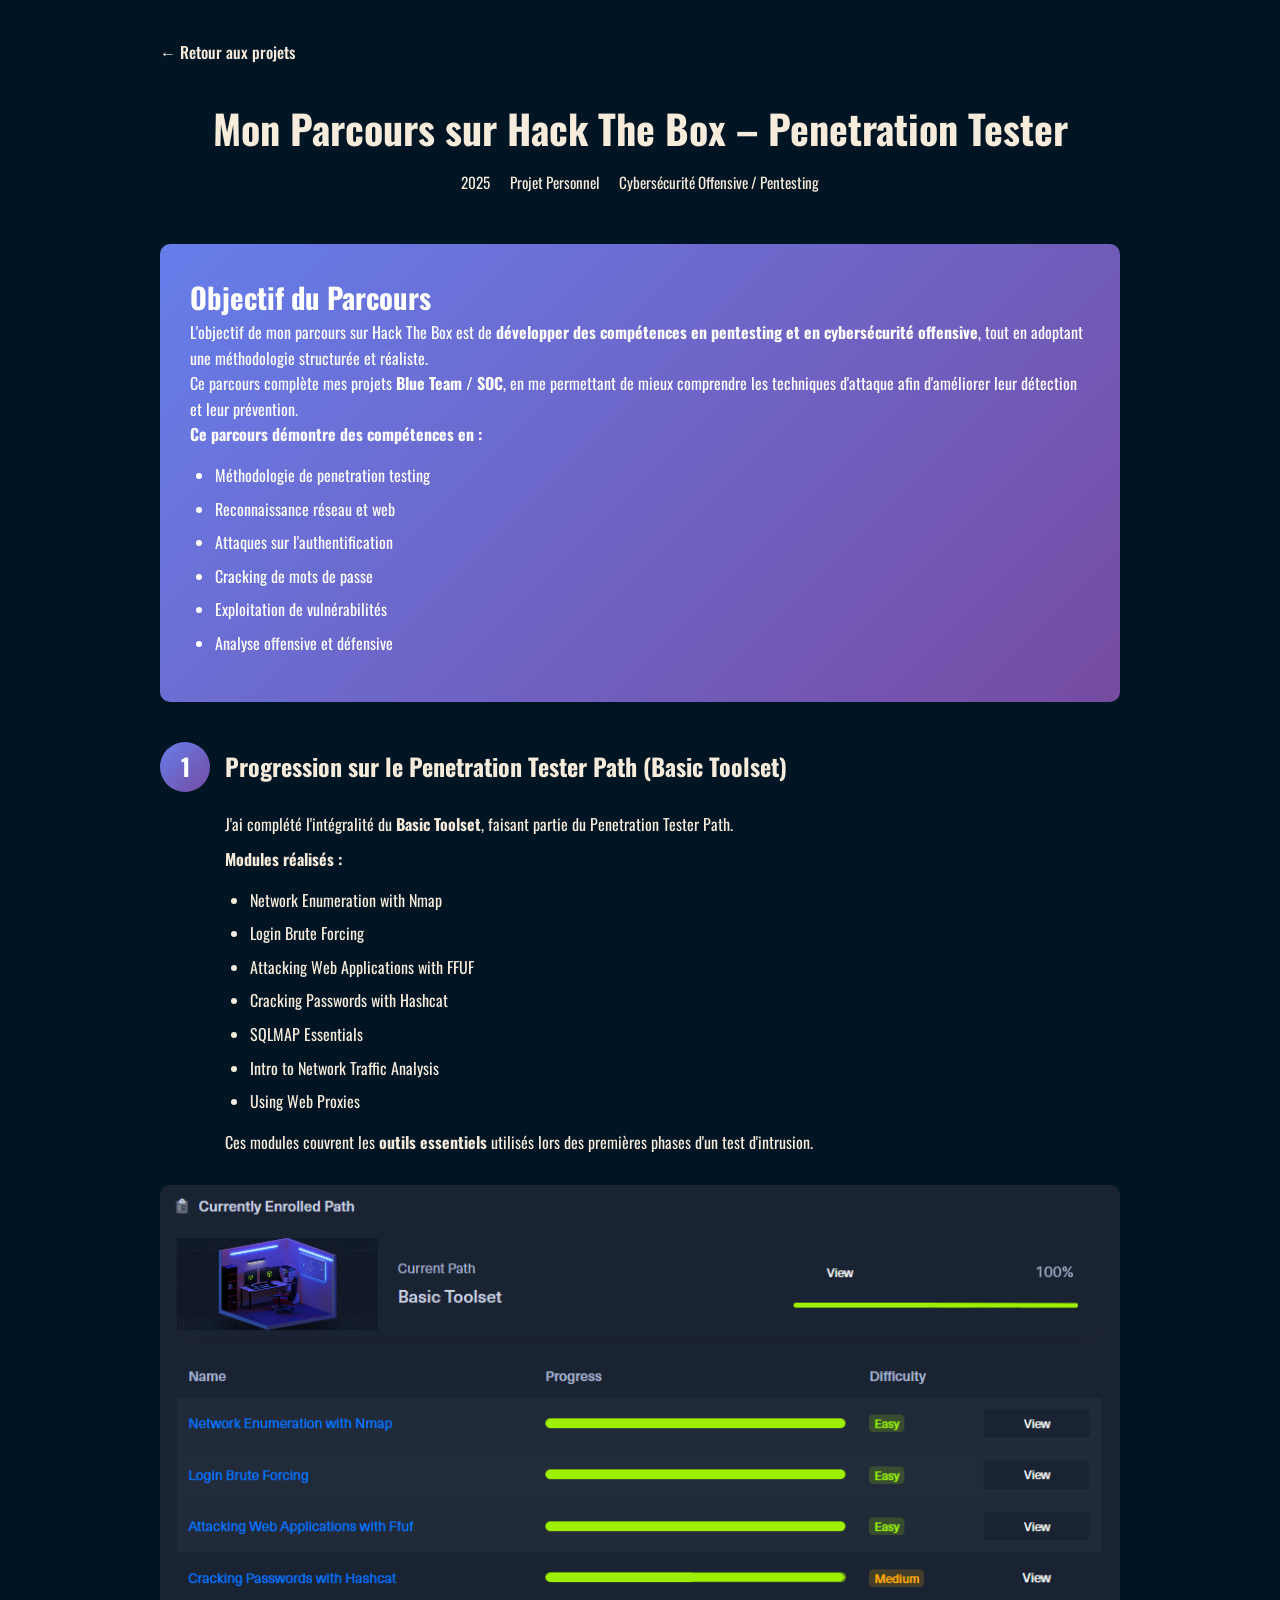
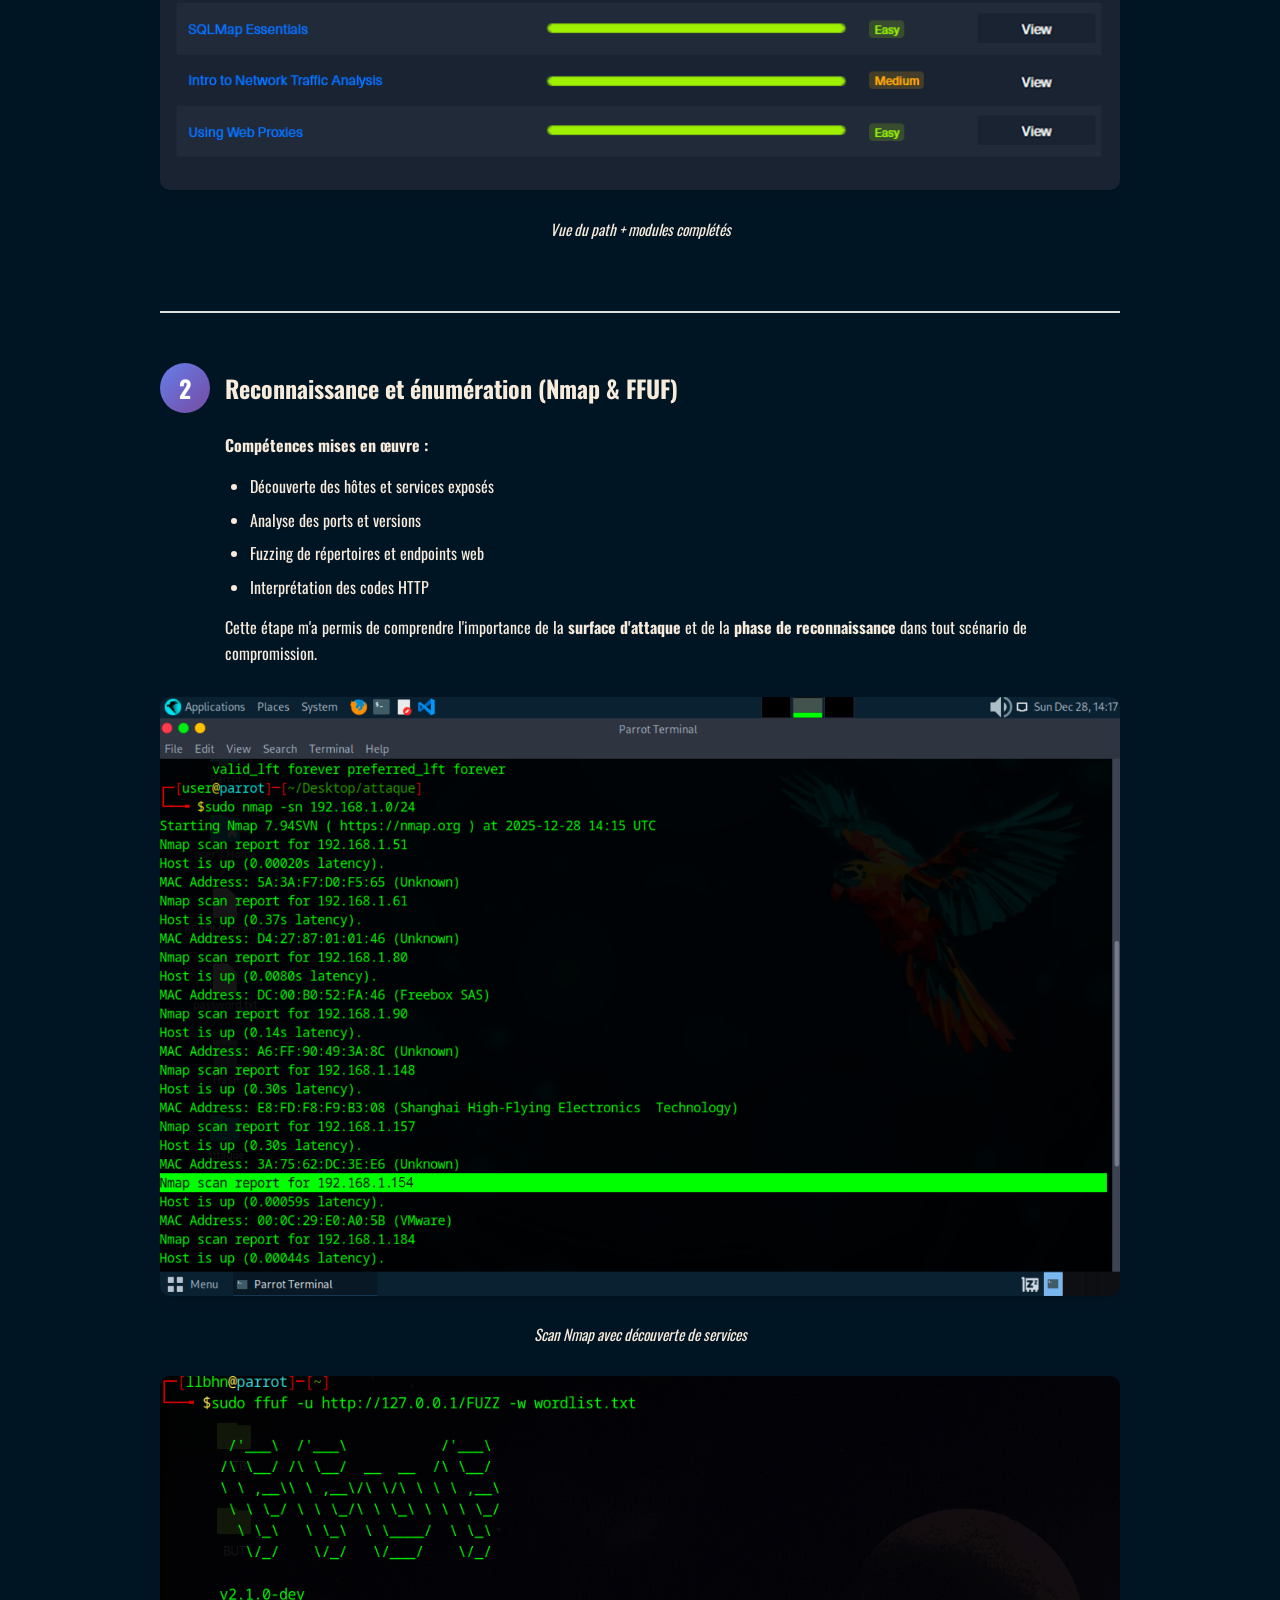
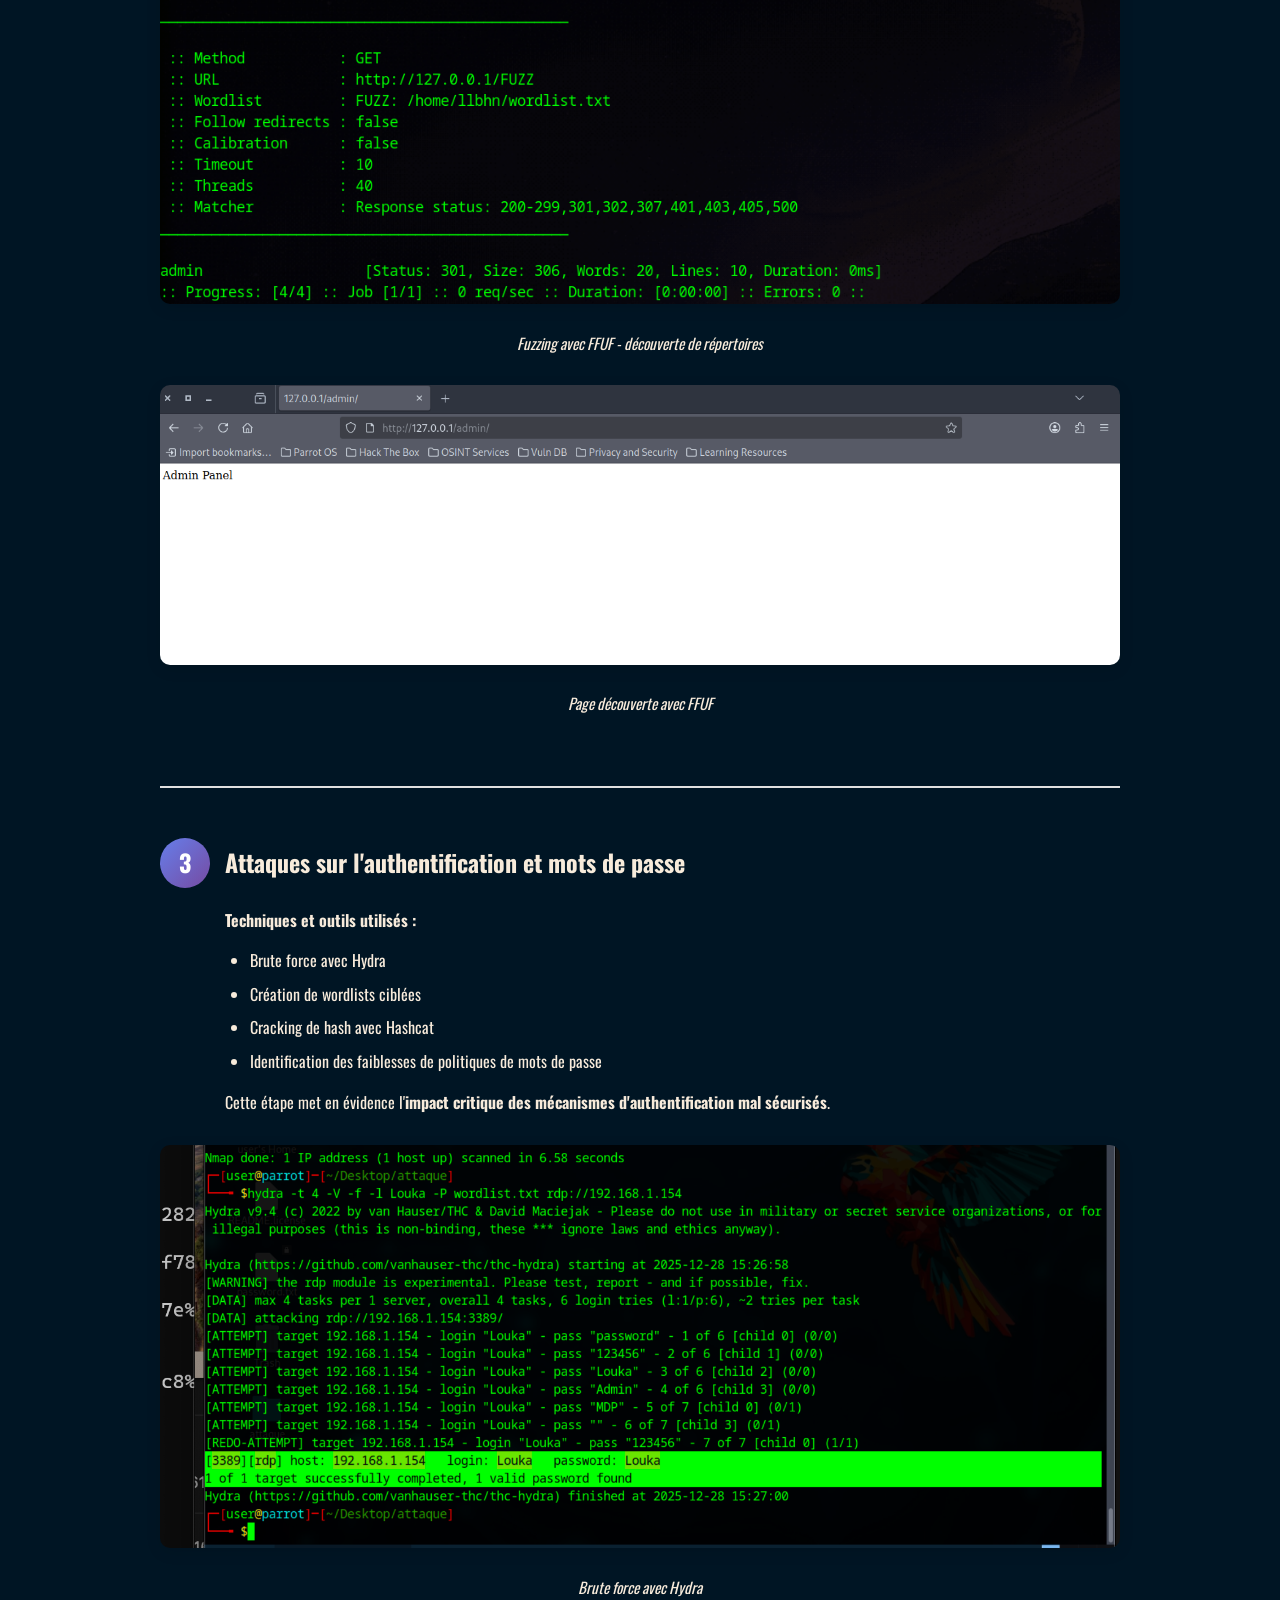
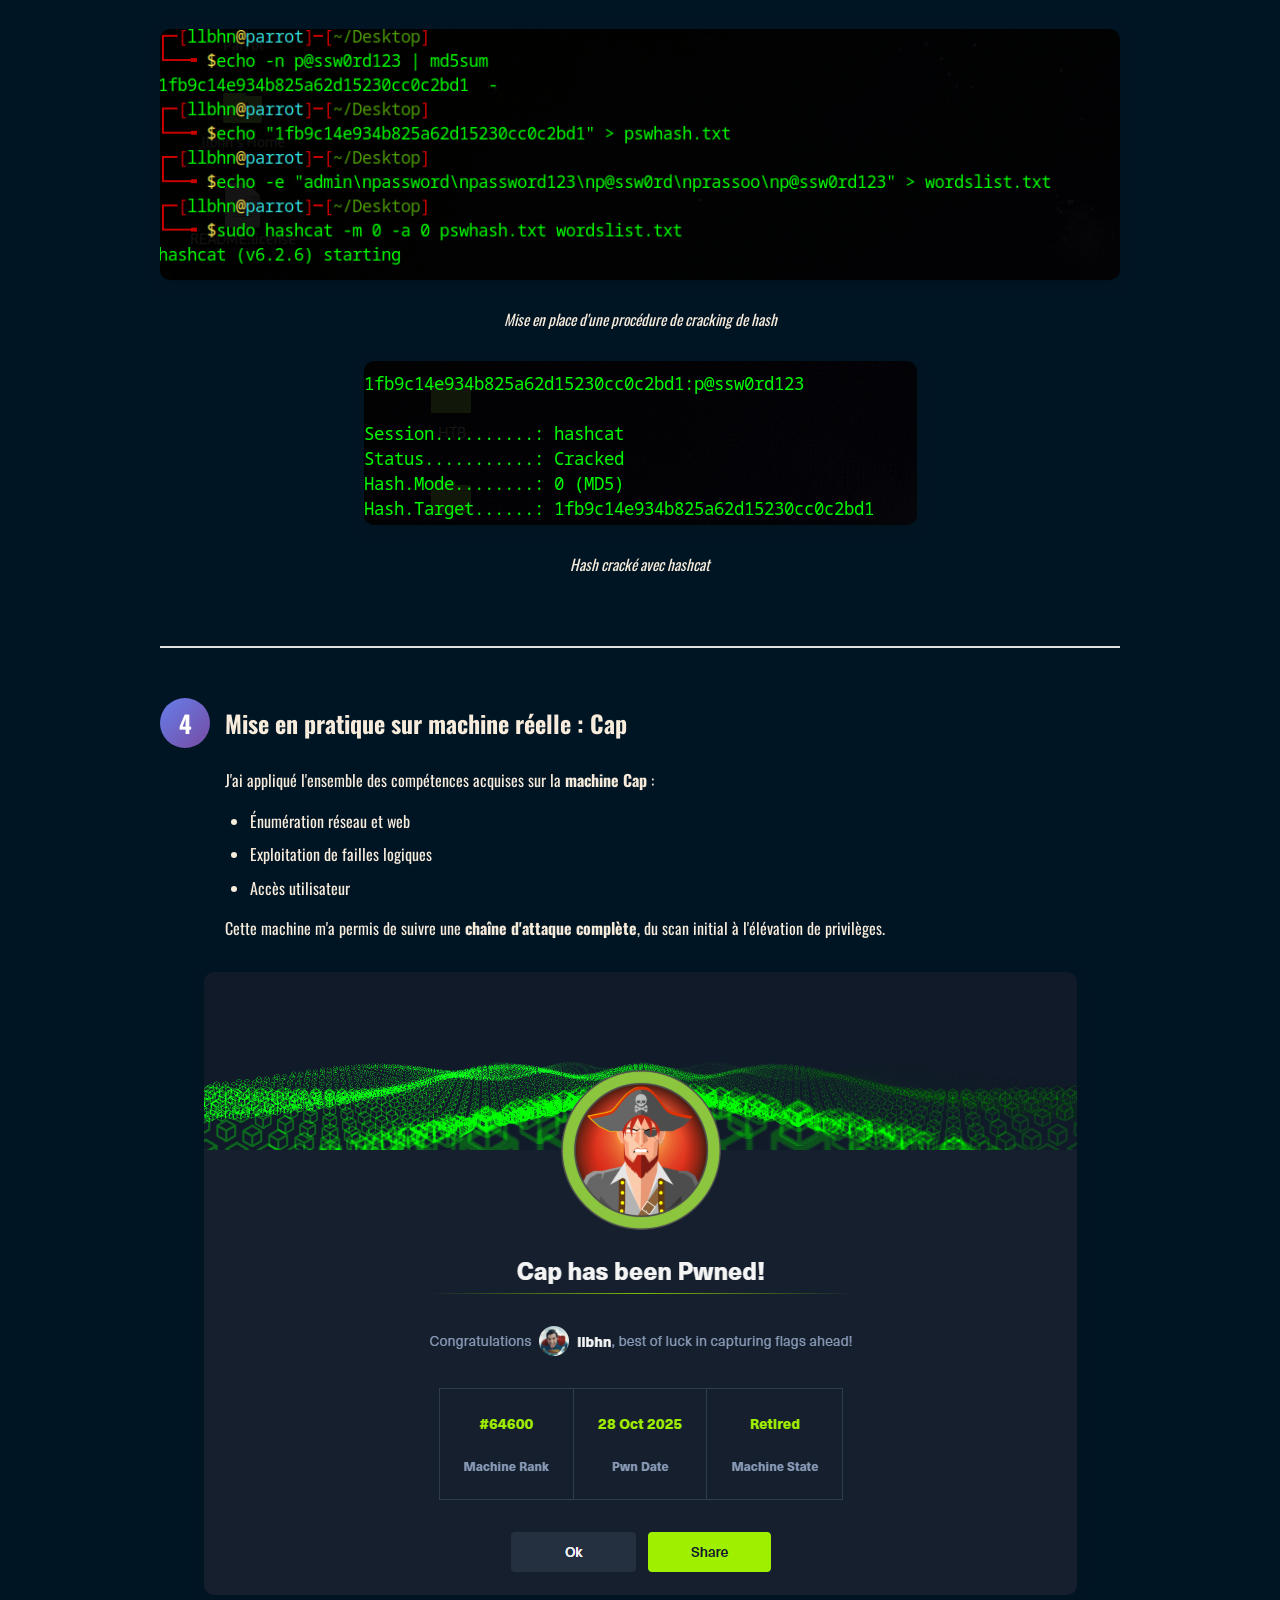
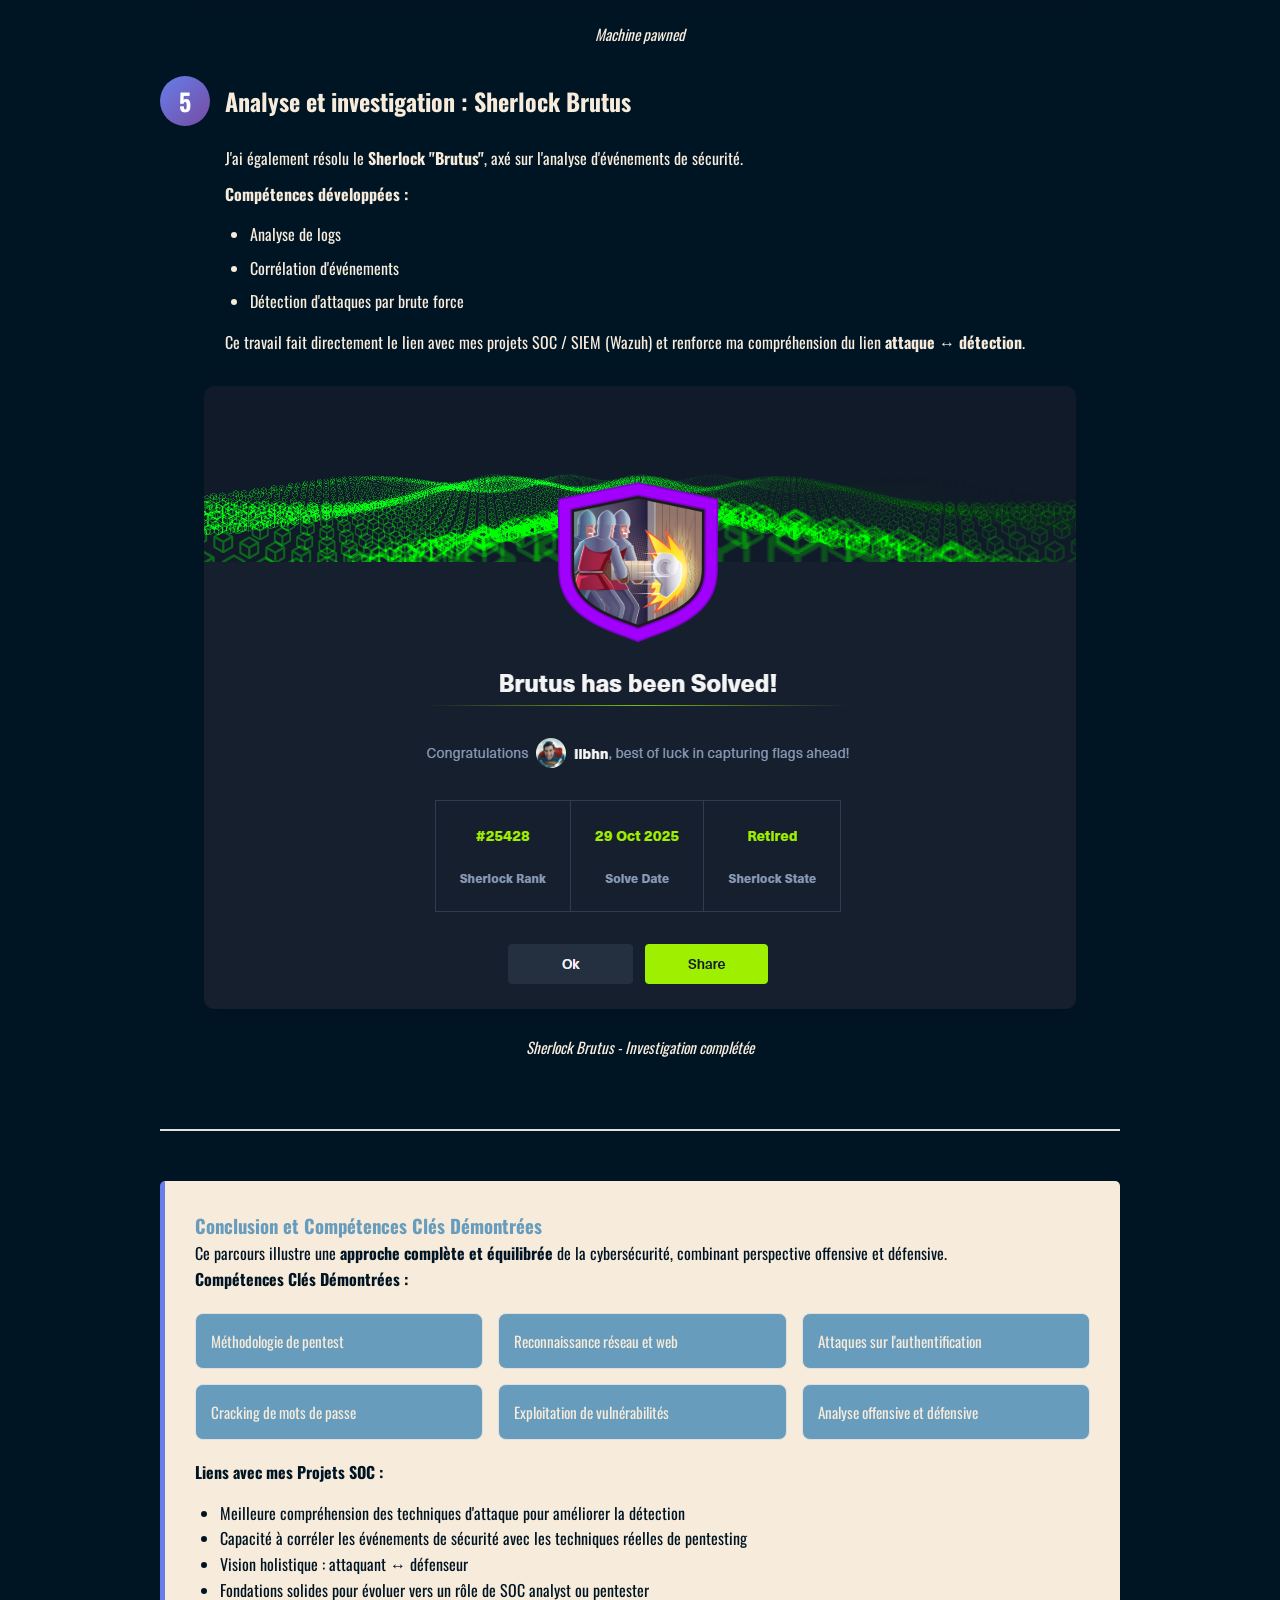
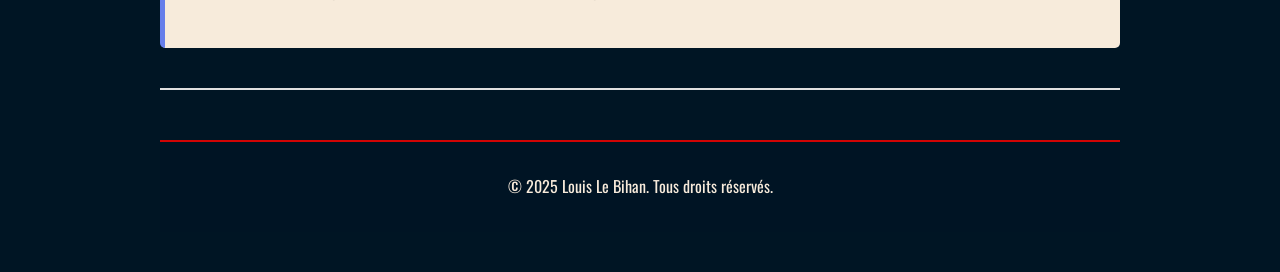
<file: Portfolio Website - Dev Web/projects/projet3.html>
<!DOCTYPE html>
<html lang="fr">
<head>
    <meta charset="UTF-8">
    <meta name="viewport" content="width=device-width, initial-scale=1.0">
    <title>Mon Parcours sur Hack The Box – Penetration Tester</title>
    <link rel="stylesheet" href="../css/styles.css">
    <link rel="preconnect" href="https://fonts.googleapis.com">
    <link rel="preconnect" href="https://fonts.gstatic.com" crossorigin>
    <link href="https://fonts.googleapis.com/css2?family=DM+Sans:ital,opsz,wght@0,9..40,100..1000;1,9..40,100..1000&family=Momo+Signature&family=Oswald:wght@200..700&family=Special+Gothic+Condensed+One&display=swap" rel="stylesheet">
    <style>

        /* ===== ROOT VARIABLES ===== */
        :root {
            --color-light: #f7ebdb;
            --color-red: #d00404;
            --color-dark: #001524;
            --color-blue: #679cbc;
            
            --transition: all 0.3s cubic-bezier(0.25, 0.46, 0.45, 0.94);
        }

        .project-detail {
            max-width: 1000px;
            margin: 0 auto;
            padding: 40px 20px;
        }

        .project-header {
            text-align: center;
            margin-bottom: 50px;
        }

        .project-header h1 {
            font-size: 2.5em;
            margin-bottom: 10px;
            color: var(--color-light);        }

        .project-meta {
            display: flex;
            justify-content: center;
            gap: 20px;
            flex-wrap: wrap;
            margin-bottom: 20px;
            font-size: 0.95em;
            color: #666;
        }

        .meta-item {
            display: flex;
            align-items: center;
            gap: 5px;
            color: var(--color-light);
        }

        .objective-box {
            background: linear-gradient(135deg, #667eea 0%, #764ba2 100%);
            color: white;
            padding: 30px;
            border-radius: 10px;
            margin-bottom: 40px;
        }

        .objective-box h2 {
            margin-top: 0;
            font-size: 1.8em;
        }

        .objective-box ul {
            margin: 15px 0;
            padding-left: 25px;
        }

        .objective-box li {
            margin: 8px 0;
        }

        .step-section {
            margin-bottom: 50px;
            padding-bottom: 40px;
            border-bottom: 2px solid #e0e0e0;
        }

        .step-section:last-child {
            border-bottom: none;
        }

        .step-header {
            display: flex;
            align-items: center;
            gap: 15px;
            margin-bottom: 20px;
        }

        .step-number {
            background: linear-gradient(135deg, #667eea 0%, #764ba2 100%);
            color: white;
            width: 50px;
            height: 50px;
            border-radius: 50%;
            display: flex;
            align-items: center;
            justify-content: center;
            font-weight: bold;
            font-size: 1.5em;
            flex-shrink: 0;
        }

        .step-header h3 {
            margin: 0;
            font-size: 1.5em;
            color: var(--color-light);
        }

        .step-content {
            margin-left: 65px;
            margin-bottom: 20px;
        }

        .step-content p {
            margin: 10px 0;
            color: var(--color-light);
            line-height: 1.6;
        }

        .step-list {
            margin: 15px 0;
            padding-left: 25px;
            color: var(--color-light);
        }

        .step-list li {
            margin: 8px 0;
            color: var(--color-light);
        }

        .screenshot-container {
            margin: 30px 0;
            text-align: center;
        }

        .screenshot-container img {
            max-width: 100%;
            height: auto;
            border-radius: 10px;
            box-shadow: 0 4px 15px rgba(0, 0, 0, 0.1);
            margin-bottom: 10px;
        }

        .screenshot-caption {
            font-size: 0.95em;
            color: var(--color-light);
            font-style: italic;
            margin-top: 10px;
        }

        .screenshot-row {
    display: flex;
    flex-direction: column;
    gap: 20px;
    justify-content: center;
    align-items: center;
}

    .screenshot-row img {
        width: 100%;
        max-width: 900px;
        height: auto;
        border-radius: 10px;
        box-shadow: 0 4px 15px rgba(0, 0, 0, 0.1);
    }

    @media (max-width: 768px) {
        .screenshot-row img {
            min-width: 100%;
            max-width: 100%;
        }
    }

        .conclusion-box {
            background: var(--color-light);
            padding: 30px;
            border-left: 5px solid #667eea;
            border-radius: 5px;
            margin-top: 40px;
        }

        .conclusion-box h3 {
            color: var(--color-blue);
            margin-top: 0;
        }

        .conclusion-box p, .conclusion-box h4{
            color: var(--color-dark);
        }

        .conclusion-box ul, .conclusion-box li{
            color: var(--color-dark);
        }

        .skills-grid {
            display: grid;
            grid-template-columns: repeat(auto-fit, minmax(250px, 1fr));
            gap: 15px;
            margin: 20px 0;
        }

        .skill-item {
            background: var(--color-blue);
            padding: 15px;
            border-radius: 8px;
            border: 1px solid #e0e0e0;
            font-size: 0.95em;
        }

        .back-link {
            display: inline-block;
            margin-bottom: 30px;
            transition: all 0.3s;
            color: var(--color-light);
            text-decoration: none;
            font-weight: 500;
        }

        .back-link:hover {
            transition: all 0.3s;
            color: #667eea;
        }

        @media (max-width: 768px) {
            .project-header h1 {
                font-size: 1.8em;
            }

            .step-header {
                flex-direction: column;
                align-items: flex-start;
            }

            .step-content {
                margin-left: 0;
            }
        }
    </style>
</head>
<body>


    <div class="project-detail">
        <a href="../index.html#projects" class="back-link">← Retour aux projets</a>

        <div class="project-header">
            <h1>Mon Parcours sur Hack The Box – Penetration Tester</h1>
            <div class="project-meta">
                <div class="meta-item">2025</div>
                <div class="meta-item">Projet Personnel</div>
                <div class="meta-item">Cybersécurité Offensive / Pentesting</div>
            </div>
        </div>

        <div class="objective-box">
            <h2>Objectif du Parcours</h2>
            <p>L'objectif de mon parcours sur Hack The Box est de <strong>développer des compétences en pentesting et en cybersécurité offensive</strong>, tout en adoptant une méthodologie structurée et réaliste.</p>
            <p>Ce parcours complète mes projets <strong>Blue Team / SOC</strong>, en me permettant de mieux comprendre les techniques d'attaque afin d'améliorer leur détection et leur prévention.</p>
            <p><strong>Ce parcours démontre des compétences en :</strong></p>
            <ul>
                <li>Méthodologie de penetration testing</li>
                <li>Reconnaissance réseau et web</li>
                <li>Attaques sur l'authentification</li>
                <li>Cracking de mots de passe</li>
                <li>Exploitation de vulnérabilités</li>
                <li>Analyse offensive et défensive</li>
            </ul>
        </div>

        <!-- ÉTAPE 1 -->
        <div class="step-section">
            <div class="step-header">
                <div class="step-number">1</div>
                <h3>Progression sur le Penetration Tester Path (Basic Toolset)</h3>
            </div>
            <div class="step-content">
                <p>J'ai complété l'intégralité du <strong>Basic Toolset</strong>, faisant partie du Penetration Tester Path.</p>
                <p><strong>Modules réalisés :</strong></p>
                <ul class="step-list">
                    <li>Network Enumeration with Nmap</li>
                    <li>Login Brute Forcing</li>
                    <li>Attacking Web Applications with FFUF</li>
                    <li>Cracking Passwords with Hashcat</li>
                    <li>SQLMAP Essentials</li>
                    <li>Intro to Network Traffic Analysis</li>
                    <li>Using Web Proxies</li>
                </ul>
                <p>Ces modules couvrent les <strong>outils essentiels</strong> utilisés lors des premières phases d'un test d'intrusion.</p>
            </div>
            <div class="screenshot-container">
                <img src="../img/HTB/BASICtoolset.png" alt="Vue du HTB Penetration Tester Path">
                <p class="screenshot-caption">Vue du path + modules complétés</p>
            </div>
        </div>

        <!-- ÉTAPE 2 -->
        <div class="step-section">
            <div class="step-header">
                <div class="step-number">2</div>
                <h3>Reconnaissance et énumération (Nmap & FFUF)</h3>
            </div>
            <div class="step-content">
                <p><strong>Compétences mises en œuvre :</strong></p>
                <ul class="step-list">
                    <li>Découverte des hôtes et services exposés</li>
                    <li>Analyse des ports et versions</li>
                    <li>Fuzzing de répertoires et endpoints web</li>
                    <li>Interprétation des codes HTTP</li>
                </ul>
                <p>Cette étape m'a permis de comprendre l'importance de la <strong>surface d'attaque</strong> et de la <strong>phase de reconnaissance</strong> dans tout scénario de compromission.</p>
            </div>
            <div class="screenshot-container">
                <img src="../img/Wazuh5.png" alt="Scan Nmap">
                <p class="screenshot-caption">Scan Nmap avec découverte de services</p>
            </div>
            <div class="screenshot-container">
                <img src="../img/HTB/Ffuf.png" alt="Résultats FFUF">
                <p class="screenshot-caption">Fuzzing avec FFUF - découverte de répertoires</p>
            </div>
              <div class="screenshot-container">
                <img src="../img/HTB/Page ffuf.png" alt="page FFUF">
                <p class="screenshot-caption">Page découverte avec FFUF</p>
            </div>
        </div>

        <!-- ÉTAPE 3 -->
        <div class="step-section">
            <div class="step-header">
                <div class="step-number">3</div>
                <h3>Attaques sur l'authentification et mots de passe</h3>
            </div>
            <div class="step-content">
                <p><strong>Techniques et outils utilisés :</strong></p>
                <ul class="step-list">
                    <li>Brute force avec Hydra</li>
                    <li>Création de wordlists ciblées</li>
                    <li>Cracking de hash avec Hashcat</li>
                    <li>Identification des faiblesses de politiques de mots de passe</li>
                </ul>
                <p>Cette étape met en évidence l'<strong>impact critique des mécanismes d'authentification mal sécurisés</strong>.</p>
            </div>
            <div class="screenshot-container">
                <img src="../img/Wazuh6.png" alt="Brute force avec Hydra">
                <p class="screenshot-caption">Brute force avec Hydra</p>
            </div>
            <div class="screenshot-container">
                <img src="../img/HTB/hashcat1.png" alt="Hash cracking avec Hashcat">
                <p class="screenshot-caption">Mise en place d'une procédure de cracking de hash</p>
            </div>
             <div class="screenshot-container">
                <img src="../img/HTB/hashcat2.png" alt="Hash cracking avec Hashcat">
                <p class="screenshot-caption">Hash cracké avec hashcat</p>
            </div>
        </div>

        <!-- ÉTAPE 4 -->
        <div class="step-section">
            <div class="step-header">
                <div class="step-number">4</div>
                <h3>Mise en pratique sur machine réelle : Cap</h3>
            </div>
            <div class="step-content">
                <p>J'ai appliqué l'ensemble des compétences acquises sur la <strong>machine Cap</strong> :</p>
                <ul class="step-list">
                    <li>Énumération réseau et web</li>
                    <li>Exploitation de failles logiques</li>
                    <li>Accès utilisateur</li>
                </ul>
                <p>Cette machine m'a permis de suivre une <strong>chaîne d'attaque complète</strong>, du scan initial à l'élévation de privilèges.</p>
            </div>
            <div class="screenshot-container">
                <img src="../img/HTB/CAP.png" alt="Flag utilisateur Cap">
                <p class="screenshot-caption">Machine pawned</p>
          
        </div>

        <!-- ÉTAPE 5 -->
        <div class="step-section">
            <div class="step-header">
                <div class="step-number">5</div>
                <h3>Analyse et investigation : Sherlock Brutus</h3>
            </div>
            <div class="step-content">
                <p>J'ai également résolu le <strong>Sherlock "Brutus"</strong>, axé sur l'analyse d'événements de sécurité.</p>
                <p><strong>Compétences développées :</strong></p>
                <ul class="step-list">
                    <li>Analyse de logs</li>
                    <li>Corrélation d'événements</li>
                    <li>Détection d'attaques par brute force</li>
                </ul>
                <p>Ce travail fait directement le lien avec mes projets SOC / SIEM (Wazuh) et renforce ma compréhension du lien <strong>attaque ↔ détection</strong>.</p>
            </div>
            <div class="screenshot-container">
                <img src="../img/HTB/BRUTUS.png" alt="Sherlock Brutus complété">
                <p class="screenshot-caption">Sherlock Brutus - Investigation complétée</p>
            </div>
        </div>

        <!-- CONCLUSION -->
        <div class="conclusion-box">
            <h3>Conclusion et Compétences Clés Démontrées</h3>
            <p>Ce parcours illustre une <strong>approche complète et équilibrée</strong> de la cybersécurité, combinant perspective offensive et défensive.</p>
            
            <h4>Compétences Clés Démontrées :</h4>
            <div class="skills-grid">
                <div class="skill-item">Méthodologie de pentest</div>
                <div class="skill-item">Reconnaissance réseau et web</div>
                <div class="skill-item">Attaques sur l'authentification</div>
                <div class="skill-item">Cracking de mots de passe</div>
                <div class="skill-item">Exploitation de vulnérabilités</div>
                <div class="skill-item">Analyse offensive et défensive</div>
            </div>

            <h4>Liens avec mes Projets SOC :</h4>
            <ul style="margin: 15px 0; padding-left: 25px;">
                <li>Meilleure compréhension des techniques d'attaque pour améliorer la détection</li>
                <li>Capacité à corréler les événements de sécurité avec les techniques réelles de pentesting</li>
                <li>Vision holistique : attaquant ↔ défenseur</li>
                <li>Fondations solides pour évoluer vers un rôle de SOC analyst ou pentester</li>
            </ul>
        </div>
    </div>

    <!-- FOOTER -->
    <footer class="footer">
        <p>&copy; 2025 Louis Le Bihan. Tous droits réservés.</p>
    </footer>

    <script src="../js/script.js"></script>
</body>
</html>
</file>
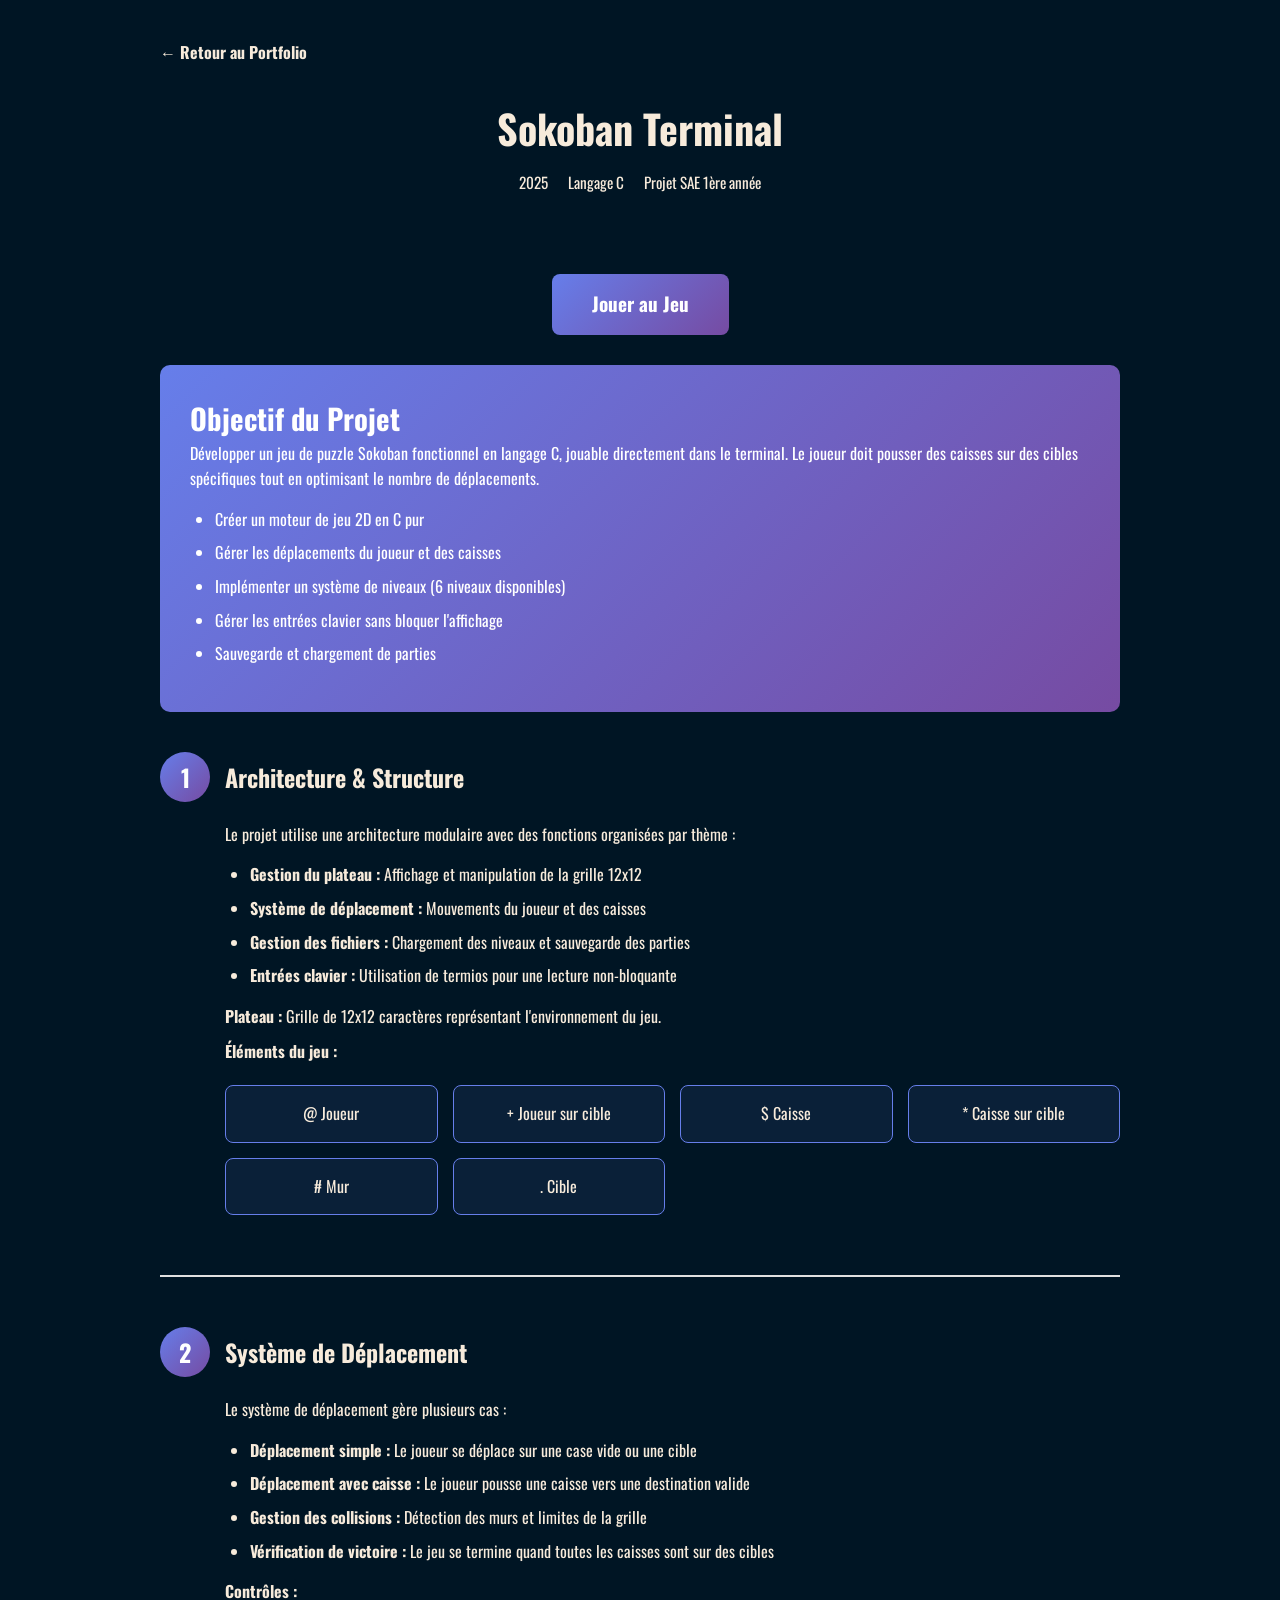
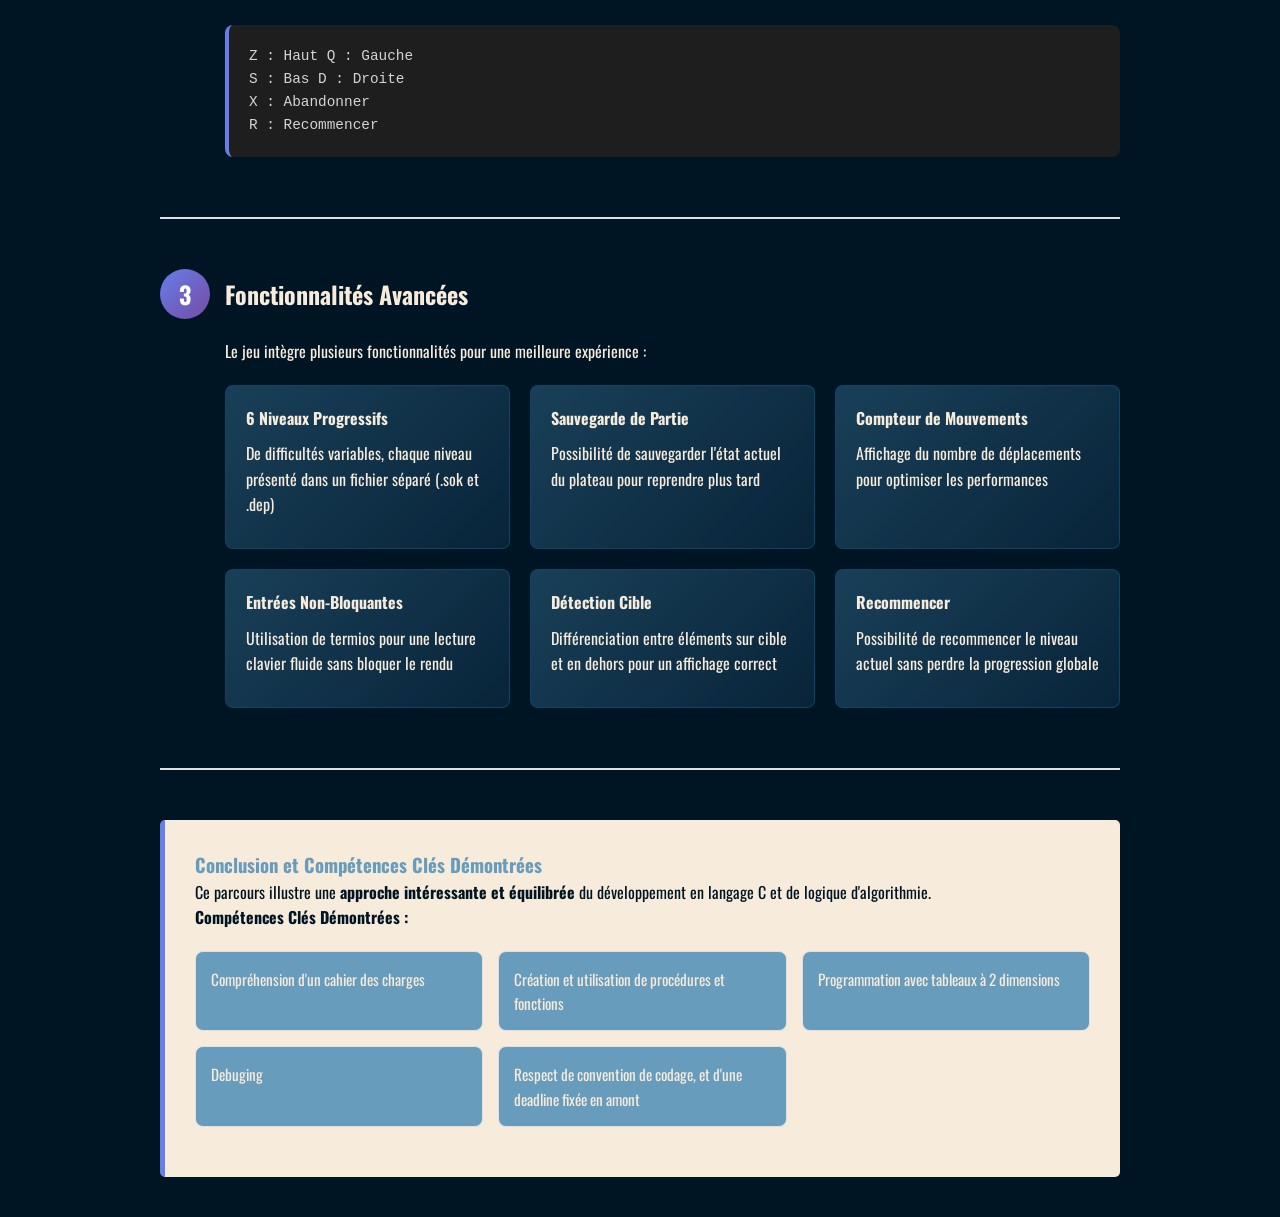
<file: Portfolio Website - Dev Web/projects/projet4.html>
<!DOCTYPE html>
<html lang="fr">
<head>
    <meta charset="UTF-8">
    <meta name="viewport" content="width=device-width, initial-scale=1.0">
    <title>Sokoban - Jeu de Puzzle en Langage C</title>
    <link rel="stylesheet" href="../css/styles.css">
    <link rel="preconnect" href="https://fonts.googleapis.com">
    <link rel="preconnect" href="https://fonts.gstatic.com" crossorigin>
    <link href="https://fonts.googleapis.com/css2?family=DM+Sans:ital,opsz,wght@0,9..40,100..1000;1,9..40,100..1000&family=Momo+Signature&family=Oswald:wght@200..700&family=Special+Gothic+Condensed+One&display=swap" rel="stylesheet">
    <style>
        /* ===== ROOT VARIABLES ===== */
        :root {
            --color-light: #f7ebdb;
            --color-red: #d00404;
            --color-dark: #001524;
            --color-blue: #679cbc;
            --transition: all 0.3s cubic-bezier(0.25, 0.46, 0.45, 0.94);
        }

        .project-detail {
            max-width: 1000px;
            margin: 0 auto;
            padding: 40px 20px;
        }

        .project-header {
            text-align: center;
            margin-bottom: 50px;
        }

        .project-header h1 {
            font-size: 2.5em;
            margin-bottom: 10px;
            color: var(--color-light);
        }

        .project-meta {
            display: flex;
            justify-content: center;
            gap: 20px;
            flex-wrap: wrap;
            margin-bottom: 20px;
            font-size: 0.95em;
            color: #666;
        }

        .meta-item {
            display: flex;
            align-items: center;
            gap: 5px;
            color: var(--color-light);
        }

        .objective-box {
            background: linear-gradient(135deg, #667eea 0%, #764ba2 100%);
            color: white;
            padding: 30px;
            border-radius: 10px;
            margin-bottom: 40px;
        }

        .objective-box h2 {
            margin-top: 0;
            font-size: 1.8em;
        }

        .objective-box ul {
            margin: 15px 0;
            padding-left: 25px;
        }

        .objective-box li {
            margin: 8px 0;
        }

        .step-section {
            margin-bottom: 50px;
            padding-bottom: 40px;
            border-bottom: 2px solid #e0e0e0;
        }

        .step-section:last-child {
            border-bottom: none;
        }

        .step-header {
            display: flex;
            align-items: center;
            gap: 15px;
            margin-bottom: 20px;
        }

        .step-number {
            background: linear-gradient(135deg, #667eea 0%, #764ba2 100%);
            color: white;
            width: 50px;
            height: 50px;
            border-radius: 50%;
            display: flex;
            align-items: center;
            justify-content: center;
            font-weight: bold;
            font-size: 1.5em;
            flex-shrink: 0;
        }

        .step-header h3 {
            margin: 0;
            font-size: 1.5em;
            color: var(--color-light);
        }

        .step-content {
            margin-left: 65px;
            margin-bottom: 20px;
        }

        .step-content p {
            margin: 10px 0;
            color: var(--color-light);
            line-height: 1.6;
        }

        .step-list {
            margin: 15px 0;
            padding-left: 25px;
            color: var(--color-light);
        }

        .step-list li {
            margin: 8px 0;
            color: var(--color-light);
        }

        .code-block {
            background: #1e1e1e;
            color: #d4d4d4;
            padding: 20px;
            border-radius: 8px;
            overflow-x: auto;
            margin: 20px 0;
            font-family: 'Courier New', monospace;
            font-size: 0.9em;
            border-left: 4px solid #667eea;
        }

        .tech-stack {
            display: grid;
            grid-template-columns: repeat(auto-fit, minmax(200px, 1fr));
            gap: 15px;
            margin: 20px 0;
        }

        .tech-item {
            background: rgba(102, 126, 234, 0.1);
            border: 1px solid #667eea;
            padding: 15px;
            border-radius: 8px;
            color: var(--color-light);
            text-align: center;
        }

        .tech-item strong {
            color: #667eea;
        }

        .features-grid {
            display: grid;
            grid-template-columns: repeat(auto-fit, minmax(250px, 1fr));
            gap: 20px;
            margin: 20px 0;
        }

        .feature-card {
            background: linear-gradient(135deg, rgba(62, 129, 168, 0.4), rgba(39, 98, 143, 0.2));
            border: 1px solid  rgba(14, 72, 106, 0.9);
            padding: 20px;
            border-radius: 8px;
            color: var(--color-light);
        }

        .feature-card h4 {
            color: var(--color-light);
            margin-top: 0;
        }

        .back-button {
            display: inline-block;
            margin-bottom: 30px;
            color: var(--color-light);
            text-decoration: none;
            font-weight: bold;
            transition: var(--transition);
        }

        .back-button:hover {
            color: #2ecc71;
        }

        .play-button {
            display: inline-block;
            margin: 30px auto;
            padding: 15px 40px;
            background: linear-gradient(135deg, #667eea 0%, #764ba2 100%);
            color: white;
            text-decoration: none;
            border-radius: 8px;
            font-weight: bold;
            font-size: 1.2em;
            transition: var(--transition);
            cursor: pointer;
        }

        .download-button:hover {
            transform: translateY(-3px);
            box-shadow: 0 6px 20px rgba(102, 126, 234, 0.4);
        }

        .play-button:active {
            transform: translateY(-1px);
        }

        .button-container {
            text-align: center;
        }

        .conclusion-box {
            background: var(--color-light);
            padding: 30px;
            border-left: 5px solid #667eea;
            border-radius: 5px;
            margin-top: 40px;
        }

        .conclusion-box h3 {
            color: var(--color-blue);
            margin-top: 0;
        }

        .conclusion-box p, .conclusion-box h4{
            color: var(--color-dark);
        }

        .conclusion-box ul, .conclusion-box li{
            color: var(--color-dark);
        }

        .skills-grid {
            display: grid;
            grid-template-columns: repeat(auto-fit, minmax(250px, 1fr));
            gap: 15px;
            margin: 20px 0;
        }

        .skill-item {
            background: var(--color-blue);
            padding: 15px;
            border-radius: 8px;
            border: 1px solid #e0e0e0;
            font-size: 0.95em;
        }
    </style>
</head>
<body>

<div class="project-detail">
    <a href="../index.html" class="back-button">← Retour au Portfolio</a>

    <!-- HEADER -->
    <div class="project-header">
        <h1>Sokoban Terminal</h1>
        <div class="project-meta">
            <span class="meta-item">2025</span>
            <span class="meta-item">Langage C</span>
            <span class="meta-item">Projet SAE 1ère année</span>
        </div>
    </div>

    <!-- BOUTON JOUER -->
    <div class="button-container">
        <a href="sokoban-wasm/index.html" class="play-button">Jouer au Jeu</a>
    </div>

    <!-- OBJECTIFS -->
    <div class="objective-box">
        <h2>Objectif du Projet</h2>
        <p>Développer un jeu de puzzle Sokoban fonctionnel en langage C, jouable directement dans le terminal. Le joueur doit pousser des caisses sur des cibles spécifiques tout en optimisant le nombre de déplacements.</p>
        <ul>
            <li>Créer un moteur de jeu 2D en C pur</li>
            <li>Gérer les déplacements du joueur et des caisses</li>
            <li>Implémenter un système de niveaux (6 niveaux disponibles)</li>
            <li>Gérer les entrées clavier sans bloquer l'affichage</li>
            <li>Sauvegarde et chargement de parties</li>
        </ul>
    </div>

    <!-- ÉTAPE 1: ARCHITECTURE -->
    <div class="step-section">
        <div class="step-header">
            <div class="step-number">1</div>
            <h3>Architecture & Structure</h3>
        </div>
        <div class="step-content">
            <p>Le projet utilise une architecture modulaire avec des fonctions organisées par thème :</p>
            <ul class="step-list">
                <li><strong>Gestion du plateau :</strong> Affichage et manipulation de la grille 12x12</li>
                <li><strong>Système de déplacement :</strong> Mouvements du joueur et des caisses</li>
                <li><strong>Gestion des fichiers :</strong> Chargement des niveaux et sauvegarde des parties</li>
                <li><strong>Entrées clavier :</strong> Utilisation de termios pour une lecture non-bloquante</li>
            </ul>
            <p><strong>Plateau :</strong> Grille de 12x12 caractères représentant l'environnement du jeu.</p>
            <p><strong>Éléments du jeu :</strong></p>
            <div class="tech-stack">
                <div class="tech-item">@ Joueur</div>
                <div class="tech-item">+ Joueur sur cible</div>
                <div class="tech-item">$ Caisse</div>
                <div class="tech-item">* Caisse sur cible</div>
                <div class="tech-item"># Mur</div>
                <div class="tech-item">. Cible</div>
            </div>
        </div>
    </div>

    <!-- ÉTAPE 2: FONCTIONNALITÉS -->
    <div class="step-section">
        <div class="step-header">
            <div class="step-number">2</div>
            <h3>Système de Déplacement</h3>
        </div>
        <div class="step-content">
            <p>Le système de déplacement gère plusieurs cas :</p>
            <ul class="step-list">
                <li><strong>Déplacement simple :</strong> Le joueur se déplace sur une case vide ou une cible</li>
                <li><strong>Déplacement avec caisse :</strong> Le joueur pousse une caisse vers une destination valide</li>
                <li><strong>Gestion des collisions :</strong> Détection des murs et limites de la grille</li>
                <li><strong>Vérification de victoire :</strong> Le jeu se termine quand toutes les caisses sont sur des cibles</li>
            </ul>
            <p><strong>Contrôles :</strong></p>
            <div class="code-block">
Z : Haut      Q : Gauche<br>
S : Bas       D : Droite<br>
X : Abandonner<br>
R : Recommencer
            </div>
        </div>
    </div>

    <!-- ÉTAPE 3: FONCTIONNALITÉS AVANCÉES -->
    <div class="step-section">
        <div class="step-header">
            <div class="step-number">3</div>
            <h3>Fonctionnalités Avancées</h3>
        </div>
        <div class="step-content">
            <p>Le jeu intègre plusieurs fonctionnalités pour une meilleure expérience :</p>
            <div class="features-grid">
                <div class="feature-card">
                    <h4>6 Niveaux Progressifs</h4>
                    <p>De difficultés variables, chaque niveau présenté dans un fichier séparé (.sok et .dep)</p>
                </div>
                <div class="feature-card">
                    <h4>Sauvegarde de Partie</h4>
                    <p>Possibilité de sauvegarder l'état actuel du plateau pour reprendre plus tard</p>
                </div>
                <div class="feature-card">
                    <h4>Compteur de Mouvements</h4>
                    <p>Affichage du nombre de déplacements pour optimiser les performances</p>
                </div>
                <div class="feature-card">
                    <h4>Entrées Non-Bloquantes</h4>
                    <p>Utilisation de termios pour une lecture clavier fluide sans bloquer le rendu</p>
                </div>
                <div class="feature-card">
                    <h4>Détection Cible</h4>
                    <p>Différenciation entre éléments sur cible et en dehors pour un affichage correct</p>
                </div>
                <div class="feature-card">
                    <h4>Recommencer</h4>
                    <p>Possibilité de recommencer le niveau actuel sans perdre la progression globale</p>
                </div>
            </div>
        </div>
    </div>

    <!-- CONCLUSION -->
        <div class="conclusion-box">
            <h3>Conclusion et Compétences Clés Démontrées</h3>
            <p>Ce parcours illustre une <strong>approche intéressante et équilibrée</strong> du développement en langage C et de logique d'algorithmie.</p>
            
            <h4>Compétences Clés Démontrées :</h4>
            <div class="skills-grid">
                <div class="skill-item">Compréhension d'un cahier des charges</div>
                <div class="skill-item">Création et utilisation de procédures et fonctions</div>
                <div class="skill-item">Programmation avec tableaux à 2 dimensions</div>
                <div class="skill-item">Debuging</div>
                <div class="skill-item">Respect de convention de codage, et d'une deadline fixée en amont</div>
            </div>

        </div>

</div>

</body>
</html>
</file>
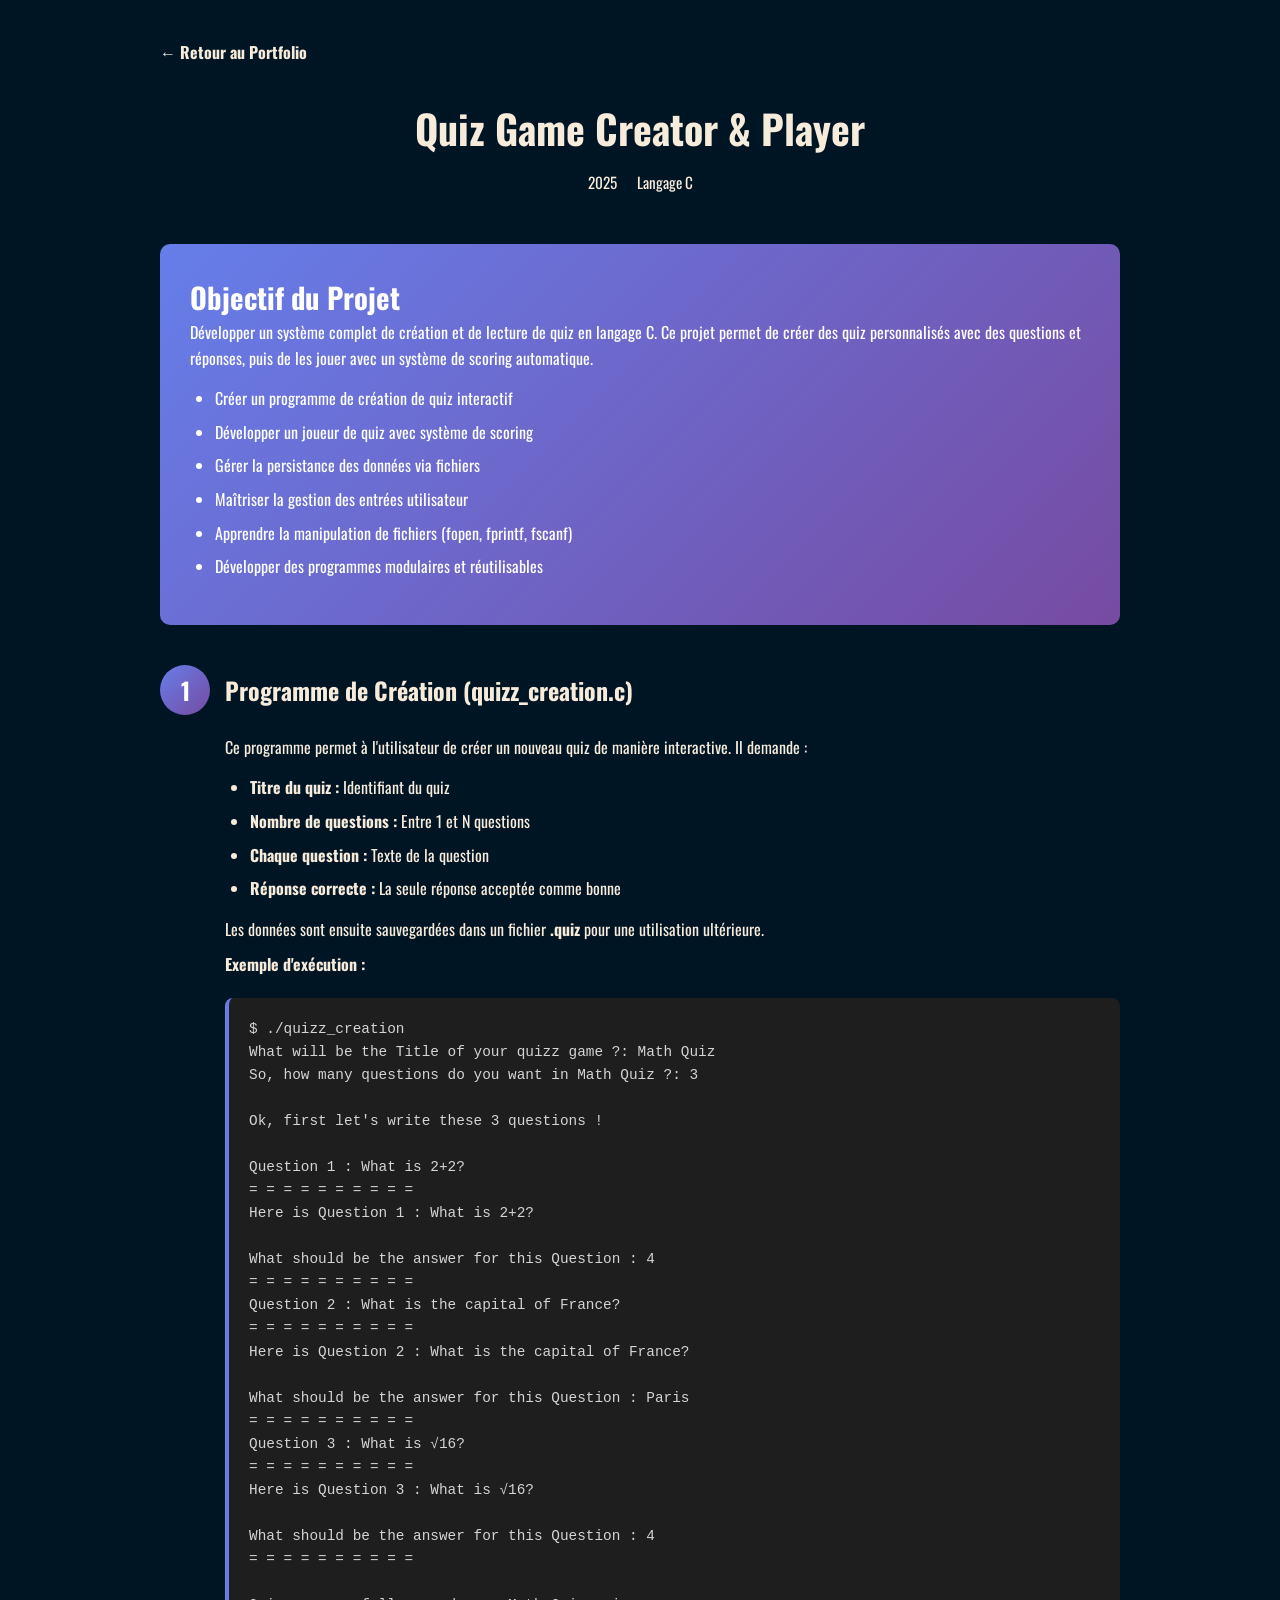
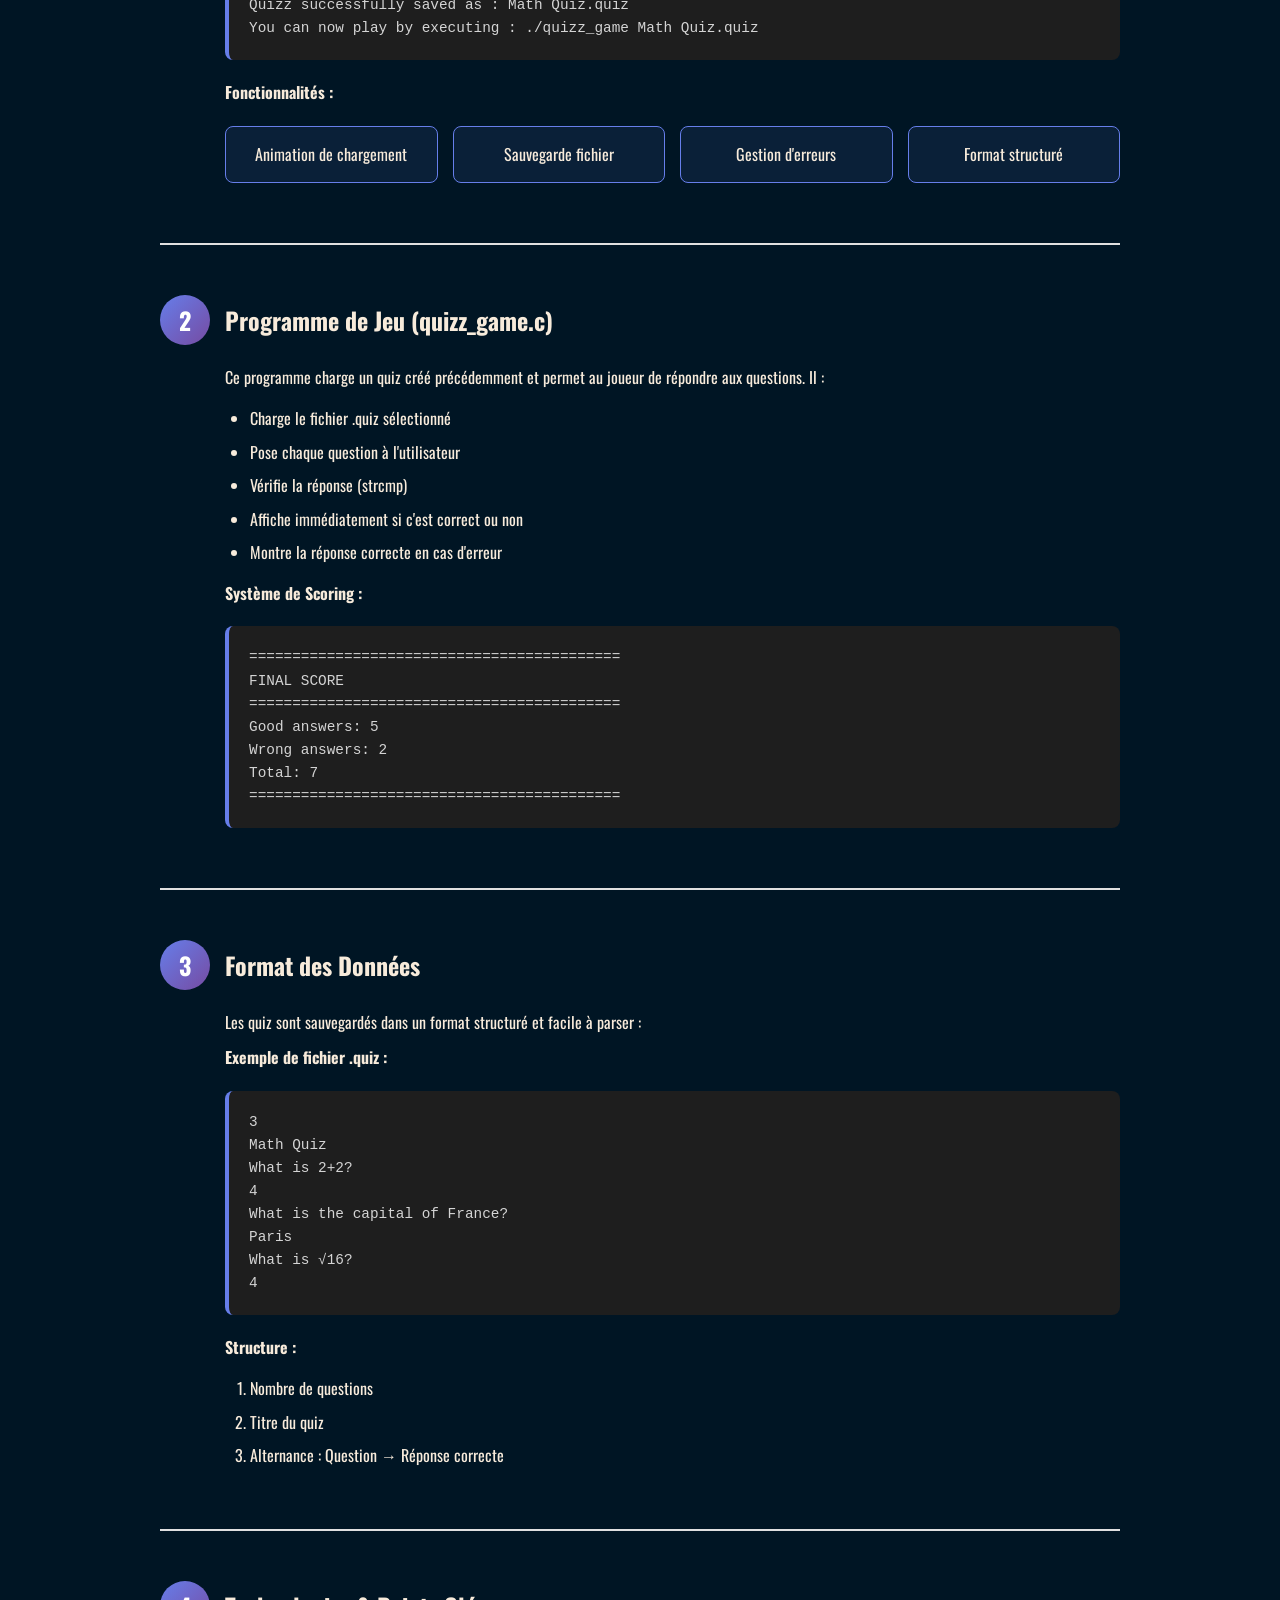
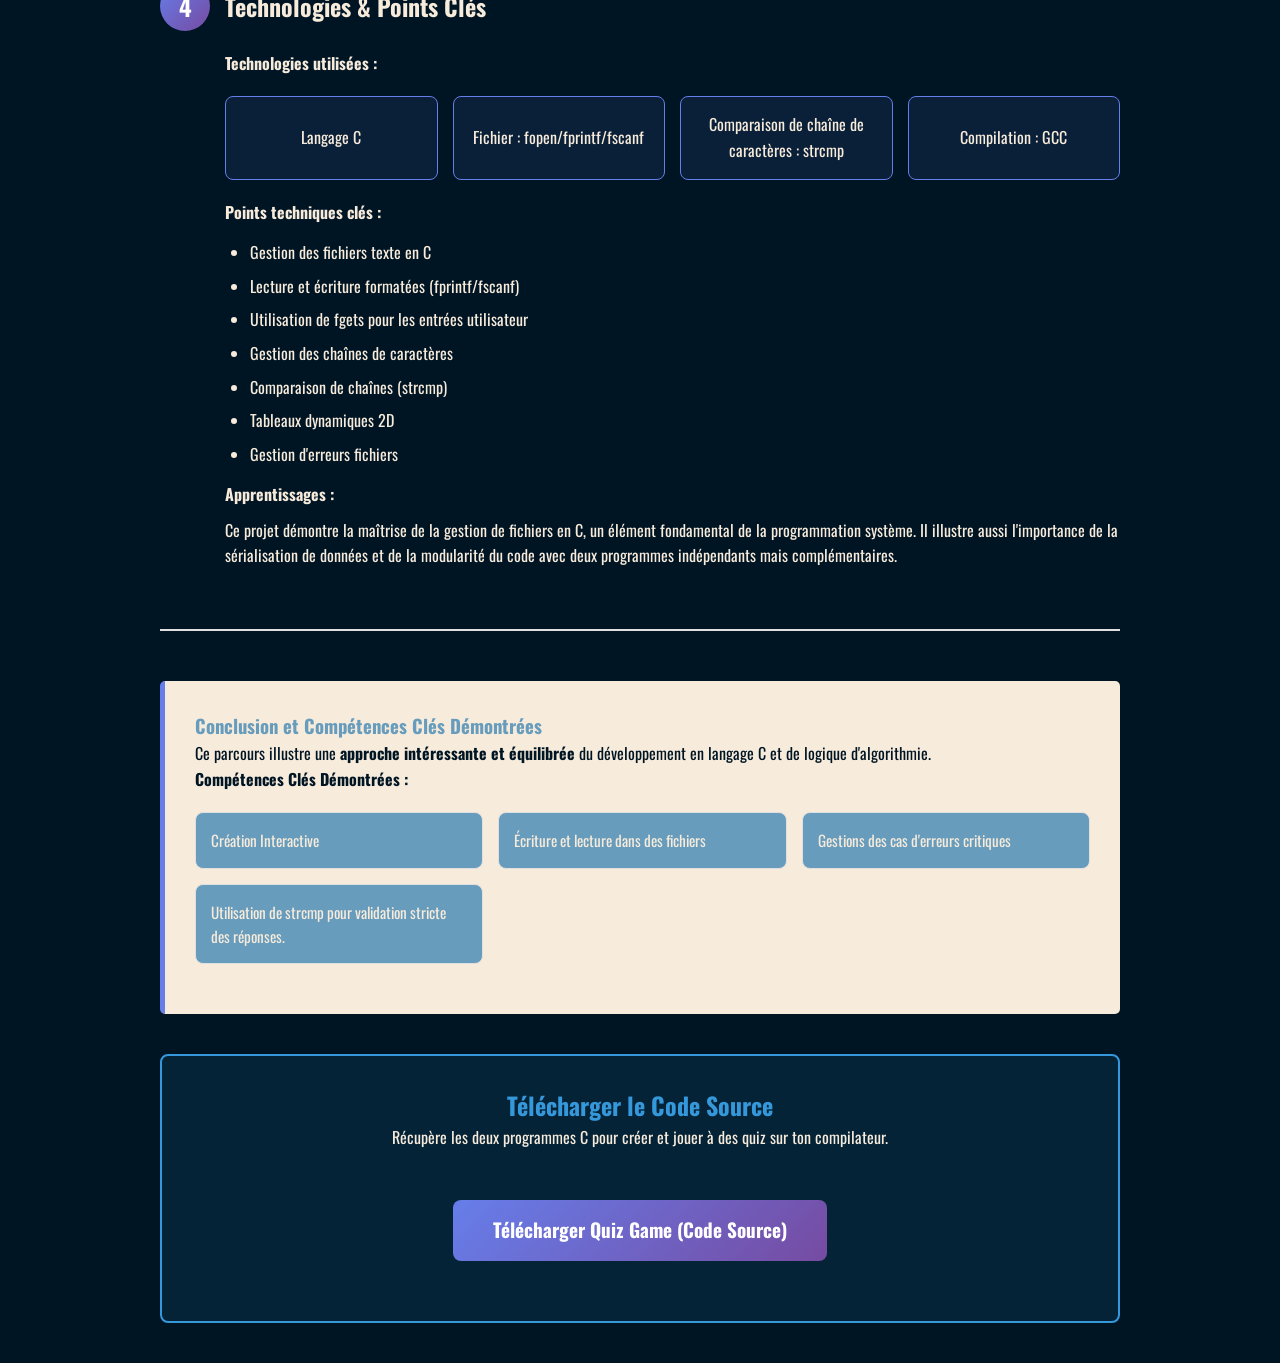
<file: Portfolio Website - Dev Web/projects/projet5.html>
<!DOCTYPE html>
<html lang="fr">
<head>
    <meta charset="UTF-8">
    <meta name="viewport" content="width=device-width, initial-scale=1.0">
    <title>Quiz Game - Créateur et Joueur en C</title>
    <link rel="stylesheet" href="../css/styles.css">
    <link rel="preconnect" href="https://fonts.googleapis.com">
    <link rel="preconnect" href="https://fonts.gstatic.com" crossorigin>
    <link href="https://fonts.googleapis.com/css2?family=DM+Sans:ital,opsz,wght@0,9..40,100..1000;1,9..40,100..1000&family=Momo+Signature&family=Oswald:wght@200..700&family=Special+Gothic+Condensed+One&display=swap" rel="stylesheet">
    <style>
        /* ===== ROOT VARIABLES ===== */
        :root {
            --color-light: #f7ebdb;
            --color-red: #d00404;
            --color-dark: #001524;
            --color-blue: #679cbc;
            --transition: all 0.3s cubic-bezier(0.25, 0.46, 0.45, 0.94);
        }

        .project-detail {
            max-width: 1000px;
            margin: 0 auto;
            padding: 40px 20px;
        }

        .project-header {
            text-align: center;
            margin-bottom: 50px;
        }

        .project-header h1 {
            font-size: 2.5em;
            margin-bottom: 10px;
            color: var(--color-light);
        }

        .project-meta {
            display: flex;
            justify-content: center;
            gap: 20px;
            flex-wrap: wrap;
            margin-bottom: 20px;
            font-size: 0.95em;
            color: #666;
        }

        .meta-item {
            display: flex;
            align-items: center;
            gap: 5px;
            color: var(--color-light);
        }

        .objective-box {
            background: linear-gradient(135deg, #667eea 0%, #764ba2 100%);
            color: white;
            padding: 30px;
            border-radius: 10px;
            margin-bottom: 40px;
        }

        .objective-box h2 {
            margin-top: 0;
            font-size: 1.8em;
        }

        .objective-box ul {
            margin: 15px 0;
            padding-left: 25px;
        }

        .objective-box li {
            margin: 8px 0;
        }

        .step-section {
            margin-bottom: 50px;
            padding-bottom: 40px;
            border-bottom: 2px solid #e0e0e0;
        }

        .step-section:last-child {
            border-bottom: none;
        }

        .step-header {
            display: flex;
            align-items: center;
            gap: 15px;
            margin-bottom: 20px;
        }

        .step-number {
            background: linear-gradient(135deg, #667eea 0%, #764ba2 100%);
            color: white;
            width: 50px;
            height: 50px;
            border-radius: 50%;
            display: flex;
            align-items: center;
            justify-content: center;
            font-weight: bold;
            font-size: 1.5em;
            flex-shrink: 0;
        }

        .step-header h3 {
            margin: 0;
            font-size: 1.5em;
            color: var(--color-light);
        }

        .step-content {
            margin-left: 65px;
            margin-bottom: 20px;
        }

        .step-content p {
            margin: 10px 0;
            color: var(--color-light);
            line-height: 1.6;
        }

        .step-list {
            margin: 15px 0;
            padding-left: 25px;
            color: var(--color-light);
        }

        .step-list li {
            margin: 8px 0;
            color: var(--color-light);
        }

        .code-block {
            background: #1e1e1e;
            color: #d4d4d4;
            padding: 20px;
            border-radius: 8px;
            overflow-x: auto;
            margin: 20px 0;
            font-family: 'Courier New', monospace;
            font-size: 0.9em;
            border-left: 4px solid #667eea;
        }

        .tech-stack {
            display: grid;
            grid-template-columns: repeat(auto-fit, minmax(200px, 1fr));
            gap: 15px;
            margin: 20px 0;
        }

        .tech-item {
            background: rgba(102, 126, 234, 0.1);
            border: 1px solid #667eea;
            padding: 15px;
            border-radius: 8px;
            color: var(--color-light);
            text-align: center;
            align-content: center;
        }

        .tech-item strong {
            color: #667eea;
        }

        .features-grid {
            display: grid;
            grid-template-columns: repeat(auto-fit, minmax(250px, 1fr));
            gap: 20px;
            margin: 20px 0;
        }

        .feature-card {
            background: linear-gradient(135deg, rgba(102, 126, 234, 0.2), rgba(118, 75, 162, 0.2));
            border: 1px solid #667eea;
            padding: 20px;
            border-radius: 8px;
            color: var(--color-light);
        }

        .feature-card h4 {
            color: var(--color-light);
            margin-top: 0;
        }

        .back-button {
            display: inline-block;
            margin-bottom: 30px;
            color: var(--color-light);
            text-decoration: none;
            font-weight: bold;
            transition: var(--transition);
        }

        .back-button:hover {
            color: #667eea;
        }

        .download-button {
            display: inline-block;
            margin: 30px auto;
            padding: 15px 40px;
            background: linear-gradient(135deg, #667eea 0%, #764ba2 100%);
            color: white;
            text-decoration: none;
            border-radius: 8px;
            font-weight: bold;
            font-size: 1.2em;
            transition: var(--transition);
            cursor: pointer;
        }

        .download-button:hover {
            transform: translateY(-3px);
            box-shadow: 0 6px 20px rgba(102, 126, 234, 0.4);
        }

        .download-button:active {
            transform: translateY(-1px);
        }

        .button-container {
            text-align: center;
        }

        .download-section {
            background: rgba(52, 152, 219, 0.1);
            border: 2px solid #3498db;
            border-radius: 8px;
            padding: 30px;
            margin-top: 40px;
            text-align: center;
        }

        .download-section h2 {
            color: #3498db;
            margin-top: 0;
        }

        .download-section p {
            color: var(--color-light);
            margin-bottom: 20px;
        }

         .conclusion-box {
            background: var(--color-light);
            padding: 30px;
            border-left: 5px solid #667eea;
            border-radius: 5px;
            margin-top: 40px;
        }

        .conclusion-box h3 {
            color: var(--color-blue);
            margin-top: 0;
        }

        .conclusion-box p, .conclusion-box h4{
            color: var(--color-dark);
        }

        .conclusion-box ul, .conclusion-box li{
            color: var(--color-dark);
        }

        .skills-grid {
            display: grid;
            grid-template-columns: repeat(auto-fit, minmax(250px, 1fr));
            gap: 15px;
            margin: 20px 0;
        }

        .skill-item {
            background: var(--color-blue);
            padding: 15px;
            border-radius: 8px;
            border: 1px solid #e0e0e0;
            font-size: 0.95em;
        }

        @media (max-width: 768px) {
            .project-header h1 {
                font-size: 1.8em;
            }

            .features-grid {
                grid-template-columns: 1fr;
            }

            .step-content {
                margin-left: 0;
            }
        }
    </style>
</head>
<body>

<div class="project-detail">
    <a href="../index.html" class="back-button">← Retour au Portfolio</a>

    <!-- HEADER -->
    <div class="project-header">
        <h1>Quiz Game Creator & Player</h1>
        <div class="project-meta">
            <span class="meta-item">2025</span>
            <span class="meta-item">Langage C</span>
        </div>
    </div>

    <!-- OBJECTIFS -->
    <div class="objective-box">
        <h2>Objectif du Projet</h2>
        <p>Développer un système complet de création et de lecture de quiz en langage C. Ce projet permet de créer des quiz personnalisés avec des questions et réponses, puis de les jouer avec un système de scoring automatique.</p>
        <ul>
            <li>Créer un programme de création de quiz interactif</li>
            <li>Développer un joueur de quiz avec système de scoring</li>
            <li>Gérer la persistance des données via fichiers</li>
            <li>Maîtriser la gestion des entrées utilisateur</li>
            <li>Apprendre la manipulation de fichiers (fopen, fprintf, fscanf)</li>
            <li>Développer des programmes modulaires et réutilisables</li>
        </ul>
    </div>

    <!-- ÉTAPE 1: CRÉATION -->
    <div class="step-section">
        <div class="step-header">
            <div class="step-number">1</div>
            <h3>Programme de Création (quizz_creation.c)</h3>
        </div>
        <div class="step-content">
            <p>Ce programme permet à l'utilisateur de créer un nouveau quiz de manière interactive. Il demande :</p>
            <ul class="step-list">
                <li><strong>Titre du quiz :</strong> Identifiant du quiz</li>
                <li><strong>Nombre de questions :</strong> Entre 1 et N questions</li>
                <li><strong>Chaque question :</strong> Texte de la question</li>
                <li><strong>Réponse correcte :</strong> La seule réponse acceptée comme bonne</li>
            </ul>
            <p>Les données sont ensuite sauvegardées dans un fichier <strong>.quiz</strong> pour une utilisation ultérieure.</p>
            <p><strong>Exemple d'exécution :</strong></p>
            <div class="code-block">
$ ./quizz_creation<br>
What will be the Title of your quizz game ?: Math Quiz<br>
So, how many questions do you want in Math Quiz ?: 3<br>
<br>
Ok, first let's write these 3 questions !<br>
<br>
Question 1 : What is 2+2?<br>
= = = = = = = = = =<br>
Here is Question 1 : What is 2+2?<br>
<br>
What should be the answer for this Question : 4<br>
= = = = = = = = = =<br>
Question 2 : What is the capital of France?<br>
= = = = = = = = = =<br>
Here is Question 2 : What is the capital of France?<br>
<br>
What should be the answer for this Question : Paris<br>
= = = = = = = = = =<br>
Question 3 : What is √16?<br>
= = = = = = = = = =<br>
Here is Question 3 : What is √16?<br>
<br>
What should be the answer for this Question : 4<br>
= = = = = = = = = =<br>
<br>
Quizz successfully saved as : Math Quiz.quiz<br>
You can now play by executing : ./quizz_game Math Quiz.quiz
            </div>
            <p><strong>Fonctionnalités :</strong></p>
            <div class="tech-stack">
                <div class="tech-item">Animation de chargement</div>
                <div class="tech-item">Sauvegarde fichier</div>
                <div class="tech-item">Gestion d'erreurs</div>
                <div class="tech-item">Format structuré</div>
            </div>
        </div>
    </div>

    <!-- ÉTAPE 2: GAMEPLAY -->
    <div class="step-section">
        <div class="step-header">
            <div class="step-number">2</div>
            <h3>Programme de Jeu (quizz_game.c)</h3>
        </div>
        <div class="step-content">
            <p>Ce programme charge un quiz créé précédemment et permet au joueur de répondre aux questions. Il :</p>
            <ul class="step-list">
                <li>Charge le fichier .quiz sélectionné</li>
                <li>Pose chaque question à l'utilisateur</li>
                <li>Vérifie la réponse (strcmp)</li>
                <li>Affiche immédiatement si c'est correct ou non</li>
                <li>Montre la réponse correcte en cas d'erreur</li>
            </ul>
            <p><strong>Système de Scoring :</strong></p>
            <div class="code-block">
===========================================<br>
            FINAL SCORE<br>
===========================================<br>
Good answers: 5<br>
Wrong answers: 2<br>
Total: 7<br>
===========================================
            </div>
        </div>
    </div>

    <!-- ÉTAPE 3: FORMAT DONNÉES -->
    <div class="step-section">
        <div class="step-header">
            <div class="step-number">3</div>
            <h3>Format des Données</h3>
        </div>
        <div class="step-content">
            <p>Les quiz sont sauvegardés dans un format structuré et facile à parser :</p>
            <p><strong>Exemple de fichier .quiz :</strong></p>
            <div class="code-block">
3<br>
Math Quiz<br>
What is 2+2?<br>
4<br>
What is the capital of France?<br>
Paris<br>
What is √16?<br>
4
            </div>

            <p><strong>Structure :</strong></p>
            <ol class="step-list">
                <li>Nombre de questions</li>
                <li>Titre du quiz</li>
                <li>Alternance : Question → Réponse correcte</li>
            </ol>
        </div>
    </div>

    <!-- ÉTAPE 4: TECHNOLOGIES -->
    <div class="step-section">
        <div class="step-header">
            <div class="step-number">4</div>
            <h3>Technologies & Points Clés</h3>
        </div>
        <div class="step-content">
            <p><strong>Technologies utilisées :</strong></p>
            <div class="tech-stack">
                <div class="tech-item">Langage C</div>
                <div class="tech-item">Fichier : fopen/fprintf/fscanf</div>
                <div class="tech-item">Comparaison de chaîne de caractères : strcmp</div>
                <div class="tech-item">Compilation : GCC</div>
            </div>

            <p><strong>Points techniques clés :</strong></p>
            <ul class="step-list">
                <li>Gestion des fichiers texte en C</li>
                <li>Lecture et écriture formatées (fprintf/fscanf)</li>
                <li>Utilisation de fgets pour les entrées utilisateur</li>
                <li>Gestion des chaînes de caractères</li>
                <li>Comparaison de chaînes (strcmp)</li>
                <li>Tableaux dynamiques 2D</li>
                <li>Gestion d'erreurs fichiers</li>
            </ul>

            <p><strong>Apprentissages :</strong></p>
            <p>Ce projet démontre la maîtrise de la gestion de fichiers en C, un élément fondamental de la programmation système. Il illustre aussi l'importance de la sérialisation de données et de la modularité du code avec deux programmes indépendants mais complémentaires.</p>
        </div>
    </div>

       <!-- CONCLUSION -->
        <div class="conclusion-box">
            <h3>Conclusion et Compétences Clés Démontrées</h3>
            <p>Ce parcours illustre une <strong>approche intéressante et équilibrée</strong> du développement en langage C et de logique d'algorithmie.</p>
            
            <h4>Compétences Clés Démontrées :</h4>
            <div class="skills-grid">
                <div class="skill-item">Création Interactive</div>
                <div class="skill-item">Écriture et lecture dans des fichiers</div>
                <div class="skill-item">Gestions des cas d'erreurs critiques</div>
                <div class="skill-item">Utilisation de strcmp pour validation stricte des réponses.</div>
            </div>

        </div>



    <!-- TÉLÉCHARGEMENT -->
    <div class="download-section">
        <h2>Télécharger le Code Source</h2>
        <p>Récupère les deux programmes C pour créer et jouer à des quiz sur ton compilateur.</p>
        <a href="quiz_source.zip" download class="download-button">
            Télécharger Quiz Game (Code Source)
        </a>
    </div>

</div>

</body>
</html>
</file>
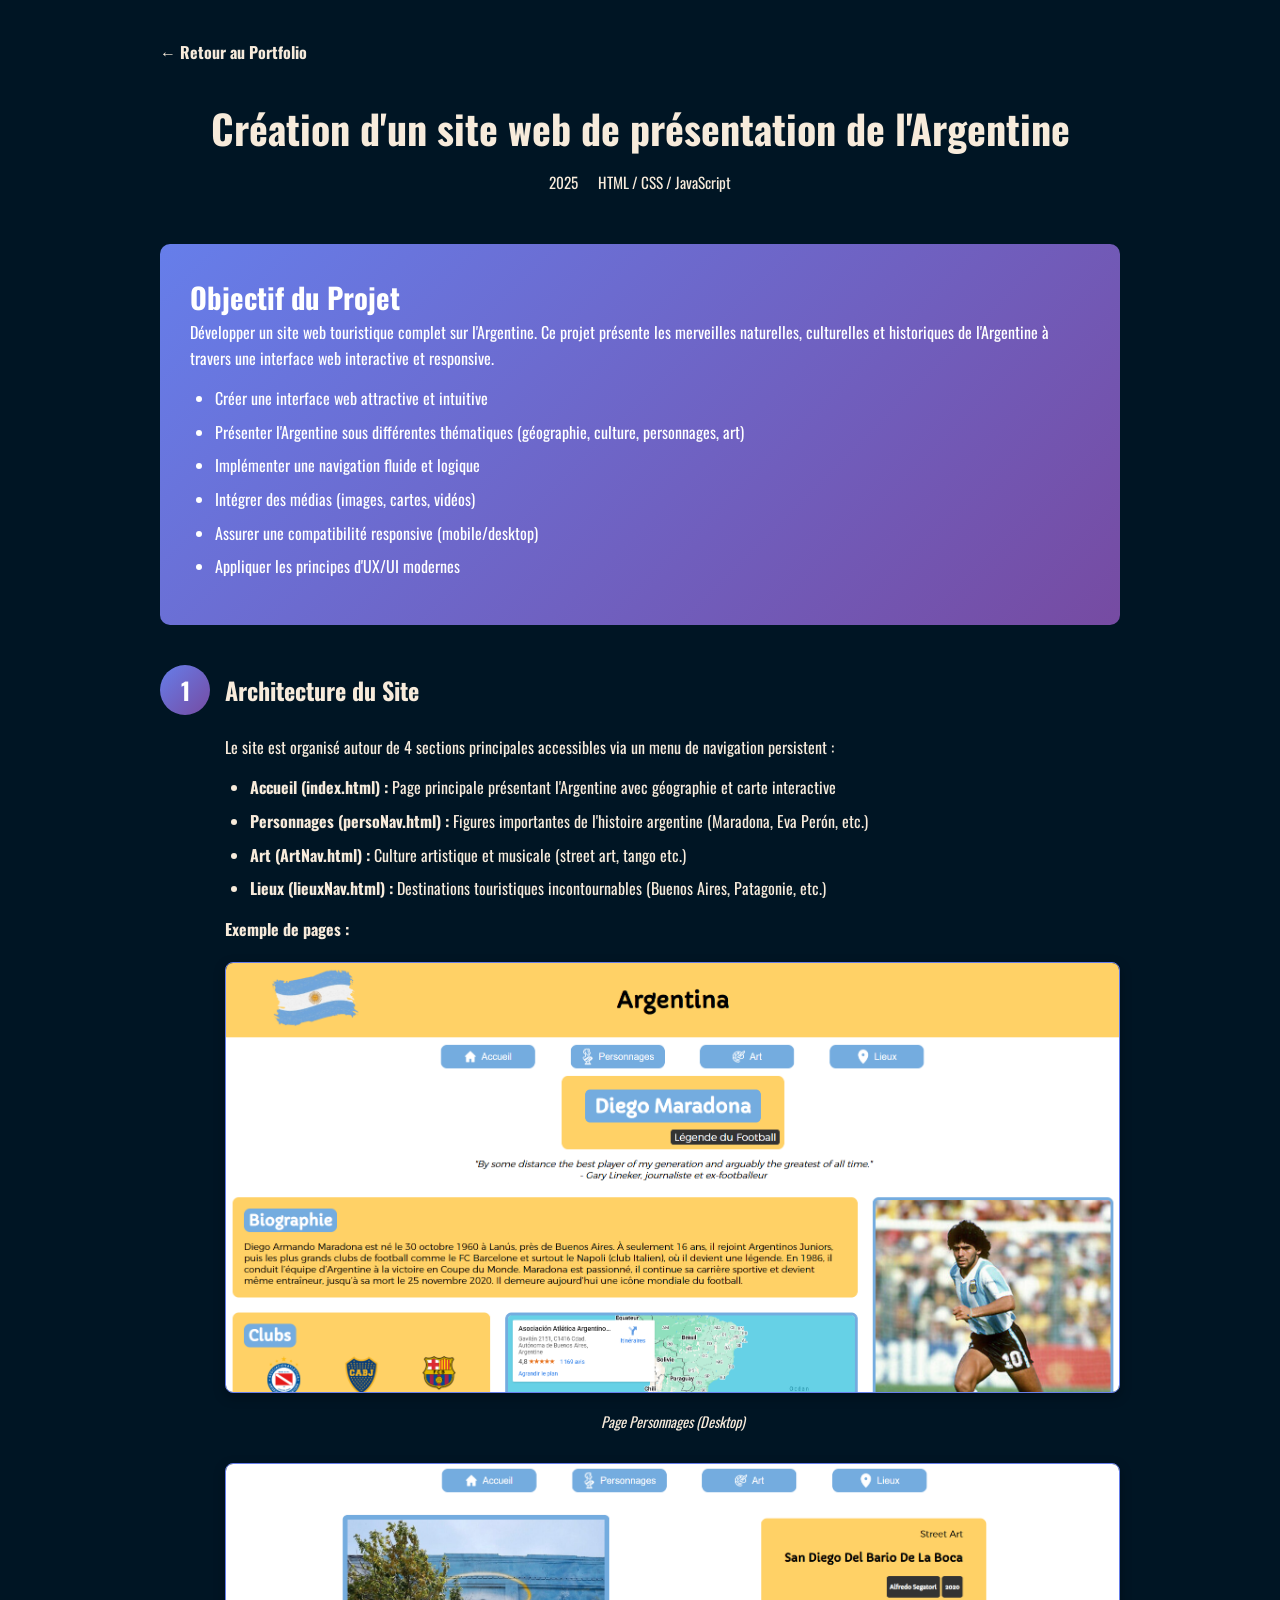
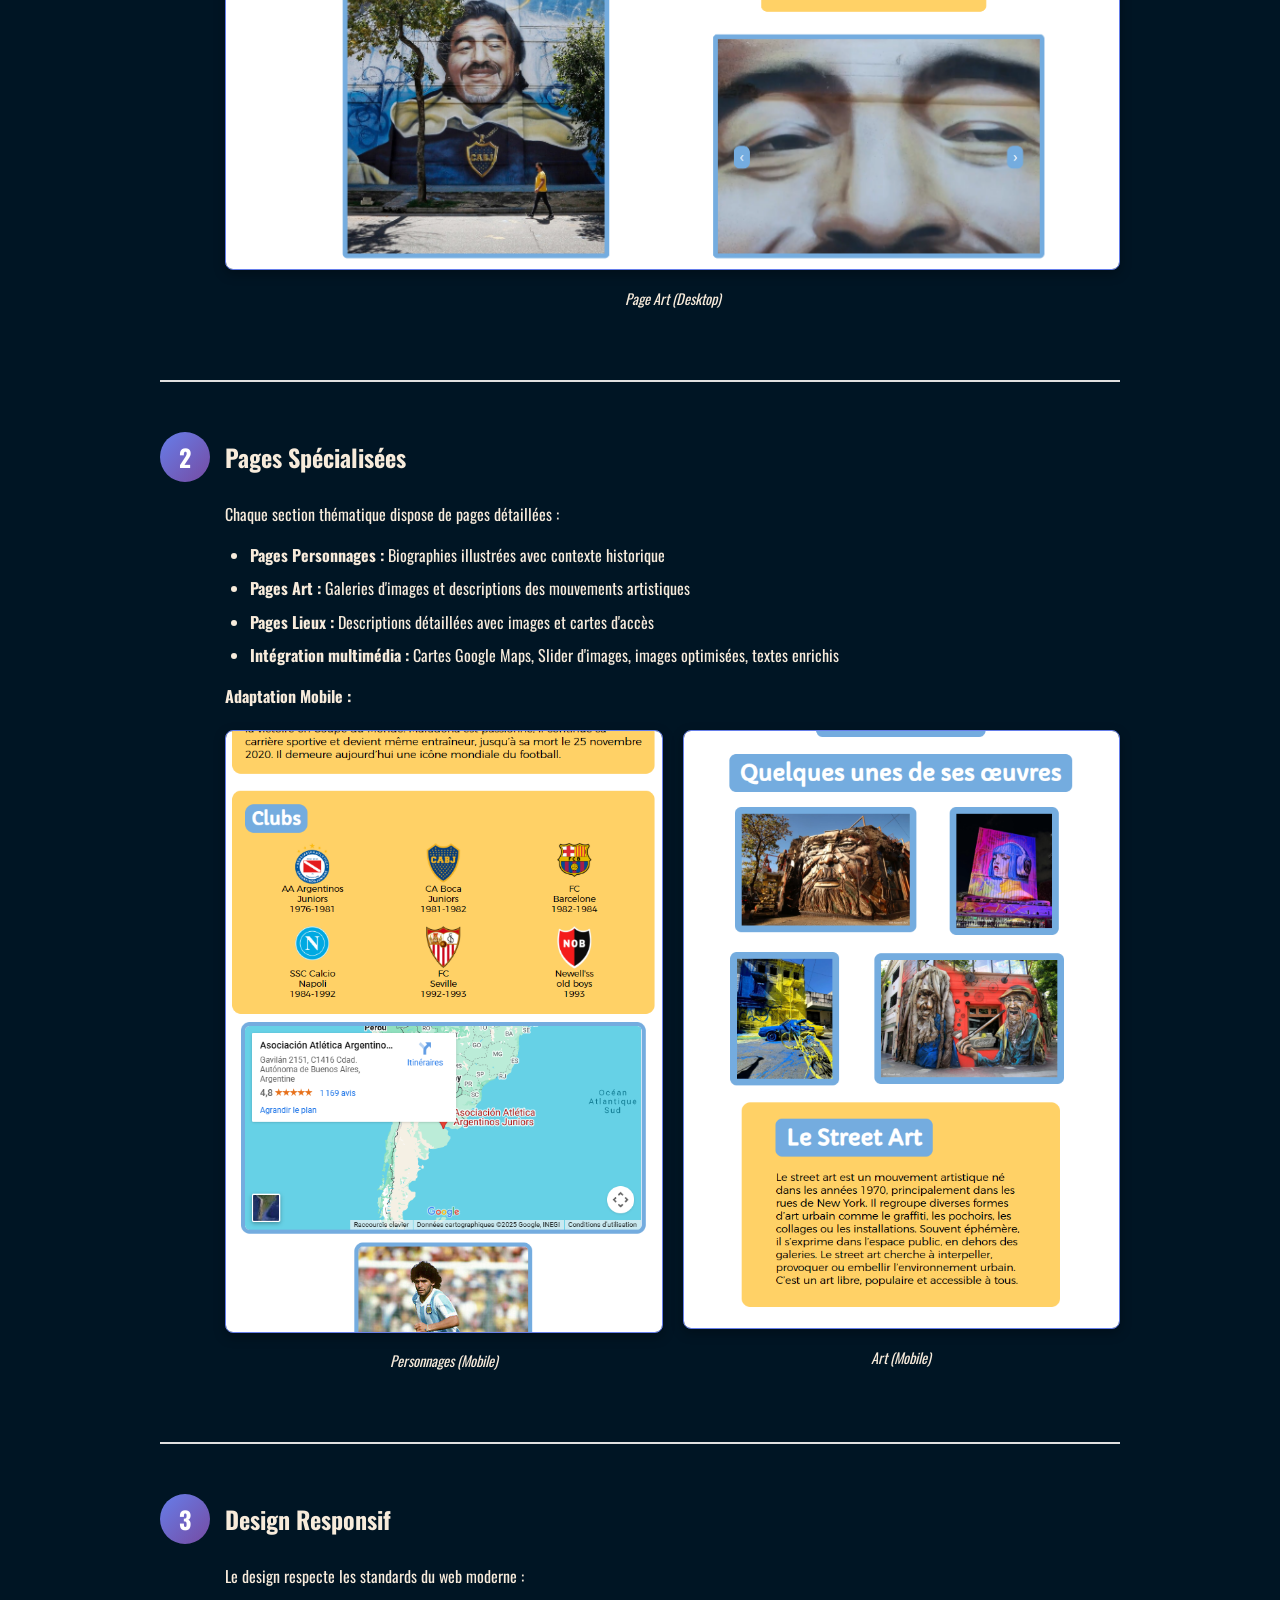
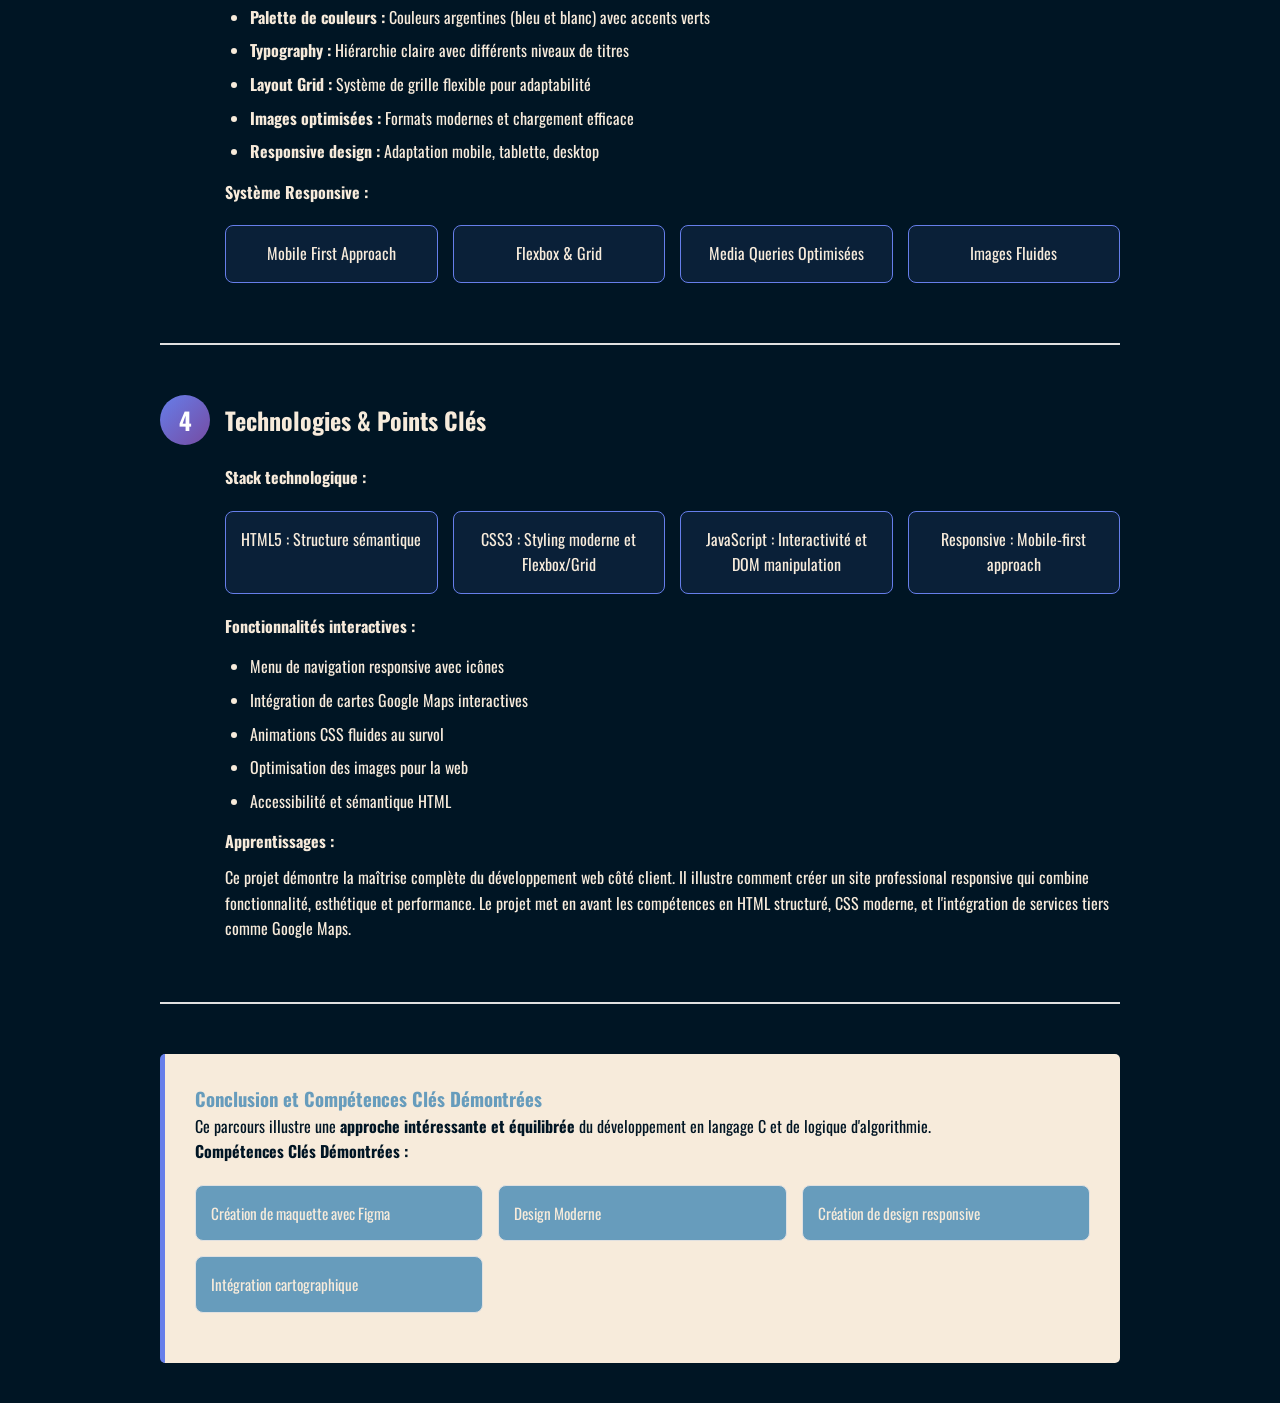
<file: Portfolio Website - Dev Web/projects/projet6.html>
<!DOCTYPE html>
<html lang="fr">
<head>
    <meta charset="UTF-8">
    <meta name="viewport" content="width=device-width, initial-scale=1.0">
    <title>Argentina Tourism Website - Développement Web</title>
    <link rel="stylesheet" href="../css/styles.css">
    <link rel="preconnect" href="https://fonts.googleapis.com">
    <link rel="preconnect" href="https://fonts.gstatic.com" crossorigin>
    <link href="https://fonts.googleapis.com/css2?family=DM+Sans:ital,opsz,wght@0,9..40,100..1000;1,9..40,100..1000&family=Momo+Signature&family=Oswald:wght@200..700&family=Special+Gothic+Condensed+One&display=swap" rel="stylesheet">
    <style>
        /* ===== ROOT VARIABLES ===== */
        :root {
            --color-light: #f7ebdb;
            --color-red: #d00404;
            --color-dark: #001524;
            --color-blue: #679cbc;
            --transition: all 0.3s cubic-bezier(0.25, 0.46, 0.45, 0.94);
        }

        .project-detail {
            max-width: 1000px;
            margin: 0 auto;
            padding: 40px 20px;
        }

        .project-header {
            text-align: center;
            margin-bottom: 50px;
        }

        .project-header h1 {
            font-size: 2.5em;
            margin-bottom: 10px;
            color: var(--color-light);
        }

        .project-meta {
            display: flex;
            justify-content: center;
            gap: 20px;
            flex-wrap: wrap;
            margin-bottom: 20px;
            font-size: 0.95em;
            color: #666;
        }

        .meta-item {
            display: flex;
            align-items: center;
            gap: 5px;
            color: var(--color-light);
        }

        .objective-box {
            background: linear-gradient(135deg, #667eea 0%, #764ba2 100%);
            color: white;
            padding: 30px;
            border-radius: 10px;
            margin-bottom: 40px;
        }

        .objective-box h2 {
            margin-top: 0;
            font-size: 1.8em;
        }

        .objective-box ul {
            margin: 15px 0;
            padding-left: 25px;
        }

        .objective-box li {
            margin: 8px 0;
        }

        .step-section {
            margin-bottom: 50px;
            padding-bottom: 40px;
            border-bottom: 2px solid #e0e0e0;
        }

        .step-section:last-child {
            border-bottom: none;
        }

        .step-header {
            display: flex;
            align-items: center;
            gap: 15px;
            margin-bottom: 20px;
        }

        .step-number {
            background: linear-gradient(135deg, #667eea 0%, #764ba2 100%);
            color: white;
            width: 50px;
            height: 50px;
            border-radius: 50%;
            display: flex;
            align-items: center;
            justify-content: center;
            font-weight: bold;
            font-size: 1.5em;
            flex-shrink: 0;
        }

        .step-header h3 {
            margin: 0;
            font-size: 1.5em;
            color: var(--color-light);
        }

        .step-content {
            margin-left: 65px;
            margin-bottom: 20px;
        }

        .step-content p {
            margin: 10px 0;
            color: var(--color-light);
            line-height: 1.6;
        }

        .step-list {
            margin: 15px 0;
            padding-left: 25px;
            color: var(--color-light);
        }

        .step-list li {
            margin: 8px 0;
            color: var(--color-light);
        }

        .code-block {
            background: #1e1e1e;
            color: #d4d4d4;
            padding: 20px;
            border-radius: 8px;
            overflow-x: auto;
            margin: 20px 0;
            font-family: 'Courier New', monospace;
            font-size: 0.9em;
            border-left: 4px solid #667eea;
        }

        .tech-stack {
            display: grid;
            grid-template-columns: repeat(auto-fit, minmax(200px, 1fr));
            gap: 15px;
            margin: 20px 0;
        }

        .tech-item {
            background: rgba(102, 126, 234, 0.1);
            border: 1px solid #667eea;
            padding: 15px;
            border-radius: 8px;
            color: var(--color-light);
            text-align: center;
        }

        .tech-item strong {
            color: #667eea;
        }

        .features-grid {
            display: grid;
            grid-template-columns: repeat(auto-fit, minmax(250px, 1fr));
            gap: 20px;
            margin: 20px 0;
        }

        .feature-card {
            background: linear-gradient(135deg, rgba(102, 126, 234, 0.2), rgba(118, 75, 162, 0.2));
            border: 1px solid #667eea;
            padding: 20px;
            border-radius: 8px;
            color: var(--color-light);
        }

        .feature-card h4 {
            color: #667eea;
            margin-top: 0;
        }

        .back-button {
            display: inline-block;
            margin-bottom: 30px;
            color: var(--color-light);
            text-decoration: none;
            font-weight: bold;
            transition: var(--transition);
        }

        .back-button:hover {
            color: #667eea;
        }

        .download-button {
            display: inline-block;
            margin: 30px auto;
            padding: 15px 40px;
            background: linear-gradient(135deg, #667eea 0%, #764ba2 100%);
            color: white;
            text-decoration: none;
            border-radius: 8px;
            font-weight: bold;
            font-size: 1.2em;
            transition: var(--transition);
            cursor: pointer;
        }

        .download-button:hover {
            transform: translateY(-3px);
            box-shadow: 0 6px 20px rgba(102, 126, 234, 0.4);
        }

        .download-button:active {
            transform: translateY(-1px);
        }

        .button-container {
            text-align: center;
        }

        .download-section {
            background: rgba(102, 126, 234, 0.1);
            border: 2px solid #667eea;
            border-radius: 8px;
            padding: 30px;
            margin-top: 40px;
            text-align: center;
        }

        .download-section h2 {
            color: #667eea;
            margin-top: 0;
        }

        .download-section p {
            color: var(--color-light);
            margin-bottom: 20px;
        }

        .screenshot-container {
            margin: 20px 0;
            text-align: center;
        }

        .screenshot {
            max-width: 100%;
            height: auto;
            border-radius: 8px;
            box-shadow: 0 4px 12px rgba(0, 0, 0, 0.3);
            border: 1px solid #667eea;
        }

        .screenshot-grid {
            display: grid;
            grid-template-columns: 1fr;
            gap: 20px;
            margin: 20px 0;
        }

        .screenshot-item {
            text-align: center;
        }

        .screenshot-item p {
            color: var(--color-light);
            margin-top: 10px;
            font-size: 0.9em;
        }

        .screenshot-grid-mobile {
            display: grid;
            grid-template-columns: repeat(2, 1fr);
            gap: 20px;
            margin: 20px 0;
        }

         .conclusion-box {
            background: var(--color-light);
            padding: 30px;
            border-left: 5px solid #667eea;
            border-radius: 5px;
            margin-top: 40px;
        }

        .conclusion-box h3 {
            color: var(--color-blue);
            margin-top: 0;
        }

        .conclusion-box p, .conclusion-box h4{
            color: var(--color-dark);
        }

        .conclusion-box ul, .conclusion-box li{
            color: var(--color-dark);
        }

        .skills-grid {
            display: grid;
            grid-template-columns: repeat(auto-fit, minmax(250px, 1fr));
            gap: 15px;
            margin: 20px 0;
        }

        .skill-item {
            background: var(--color-blue);
            padding: 15px;
            border-radius: 8px;
            border: 1px solid #e0e0e0;
            font-size: 0.95em;
        }

        @media (max-width: 768px) {
            .project-header h1 {
                font-size: 1.8em;
            }

            .features-grid {
                grid-template-columns: 1fr;
            }

            .step-content {
                margin-left: 0;
            }

            .screenshot-grid {
                grid-template-columns: 1fr;
            }
        }
    </style>
</head>
<body>

<div class="project-detail">
    <a href="../index.html" class="back-button">← Retour au Portfolio</a>

    <!-- HEADER -->
    <div class="project-header">
        <h1>Création d'un site web de présentation de l'Argentine</h1>
        <div class="project-meta">
            <span class="meta-item">2025</span>
            <span class="meta-item">HTML / CSS / JavaScript</span>
        </div>
    </div>

    <!-- OBJECTIFS -->
    <div class="objective-box">
        <h2>Objectif du Projet</h2>
        <p>Développer un site web touristique complet sur l'Argentine. Ce projet présente les merveilles naturelles, culturelles et historiques de l'Argentine à travers une interface web interactive et responsive.</p>
        <ul>
            <li>Créer une interface web attractive et intuitive</li>
            <li>Présenter l'Argentine sous différentes thématiques (géographie, culture, personnages, art)</li>
            <li>Implémenter une navigation fluide et logique</li>
            <li>Intégrer des médias (images, cartes, vidéos)</li>
            <li>Assurer une compatibilité responsive (mobile/desktop)</li>
            <li>Appliquer les principes d'UX/UI modernes</li>
        </ul>
    </div>

    <!-- ÉTAPE 1: STRUCTURE -->
    <div class="step-section">
        <div class="step-header">
            <div class="step-number">1</div>
            <h3>Architecture du Site</h3>
        </div>
        <div class="step-content">
            <p>Le site est organisé autour de 4 sections principales accessibles via un menu de navigation persistent :</p>
            <ul class="step-list">
                <li><strong>Accueil (index.html) :</strong> Page principale présentant l'Argentine avec géographie et carte interactive</li>
                <li><strong>Personnages (persoNav.html) :</strong> Figures importantes de l'histoire argentine (Maradona, Eva Perón, etc.)</li>
                <li><strong>Art (ArtNav.html) :</strong> Culture artistique et musicale (street art, tango etc.)</li>
                <li><strong>Lieux (lieuxNav.html) :</strong> Destinations touristiques incontournables (Buenos Aires, Patagonie, etc.)</li>
            </ul>
            <p><strong>Exemple de pages :</strong></p>
            <div class="screenshot-grid">
                <div class="screenshot-item">
                    <img src="../img/Argentina/personnagePC.png" alt="Page Personnages - Version Desktop" class="screenshot">
                    <p><em>Page Personnages (Desktop)</em></p>
                </div>
                <div class="screenshot-item">
                    <img src="../img/Argentina/artPC.png" alt="Page Art - Version Desktop" class="screenshot">
                    <p><em>Page Art (Desktop)</em></p>
                </div>
            </div>
        </div>
    </div>

    <!-- ÉTAPE 2: FONCTIONNALITÉS -->
    <div class="step-section">
        <div class="step-header">
            <div class="step-number">2</div>
            <h3>Pages Spécialisées</h3>
        </div>
        <div class="step-content">
            <p>Chaque section thématique dispose de pages détaillées :</p>
            <ul class="step-list">
                <li><strong>Pages Personnages :</strong> Biographies illustrées avec contexte historique</li>
                <li><strong>Pages Art :</strong> Galeries d'images et descriptions des mouvements artistiques</li>
                <li><strong>Pages Lieux :</strong> Descriptions détaillées avec images et cartes d'accès</li>
                <li><strong>Intégration multimédia :</strong> Cartes Google Maps, Slider d'images, images optimisées, textes enrichis</li>
            </ul>
            <p><strong>Adaptation Mobile :</strong></p>
            <div class="screenshot-grid-mobile">
                <div class="screenshot-item">
                    <img src="../img/Argentina/personnageMOBILE.png" alt="Page Personnages - Version Mobile" class="screenshot">
                    <p><em>Personnages (Mobile)</em></p>
                </div>
                <div class="screenshot-item">
                    <img src="../img/Argentina/artMOBILE.png" alt="Page Art - Version Mobile" class="screenshot">
                    <p><em>Art (Mobile)</em></p>
                </div>
            </div>
        </div>
    </div>

    <!-- ÉTAPE 3: DESIGN & STYLES -->
    <div class="step-section">
        <div class="step-header">
            <div class="step-number">3</div>
            <h3>Design Responsif</h3>
        </div>
        <div class="step-content">
            <p>Le design respecte les standards du web moderne :</p>
            <ul class="step-list">
                <li><strong>Palette de couleurs :</strong> Couleurs argentines (bleu et blanc) avec accents verts</li>
                <li><strong>Typography :</strong> Hiérarchie claire avec différents niveaux de titres</li>
                <li><strong>Layout Grid :</strong> Système de grille flexible pour adaptabilité</li>
                <li><strong>Images optimisées :</strong> Formats modernes et chargement efficace</li>
                <li><strong>Responsive design :</strong> Adaptation mobile, tablette, desktop</li>
            </ul>
            <p><strong>Système Responsive :</strong></p>
            <div class="tech-stack">
                <div class="tech-item">Mobile First Approach</div>
                <div class="tech-item">Flexbox & Grid</div>
                <div class="tech-item">Media Queries Optimisées</div>
                <div class="tech-item">Images Fluides</div>
            </div>
        </div>
    </div>

    <!-- ÉTAPE 4: TECHNOLOGIES -->
    <div class="step-section">
        <div class="step-header">
            <div class="step-number">4</div>
            <h3>Technologies & Points Clés</h3>
        </div>
        <div class="step-content">
            <p><strong>Stack technologique :</strong></p>
            <div class="tech-stack">
                <div class="tech-item">HTML5 : Structure sémantique</div>
                <div class="tech-item">CSS3 : Styling moderne et Flexbox/Grid</div>
                <div class="tech-item">JavaScript : Interactivité et DOM manipulation</div>
                <div class="tech-item">Responsive : Mobile-first approach</div>
            </div>

            <p><strong>Fonctionnalités interactives :</strong></p>
            <ul class="step-list">
                <li>Menu de navigation responsive avec icônes</li>
                <li>Intégration de cartes Google Maps interactives</li>
                <li>Animations CSS fluides au survol</li>
                <li>Optimisation des images pour la web</li>
                <li>Accessibilité et sémantique HTML</li>
            </ul>

            <p><strong>Apprentissages :</strong></p>
            <p>Ce projet démontre la maîtrise complète du développement web côté client. Il illustre comment créer un site professional responsive qui combine fonctionnalité, esthétique et performance. Le projet met en avant les compétences en HTML structuré, CSS moderne, et l'intégration de services tiers comme Google Maps.</p>
        </div>
    </div>

           <!-- CONCLUSION -->
        <div class="conclusion-box">
            <h3>Conclusion et Compétences Clés Démontrées</h3>
            <p>Ce parcours illustre une <strong>approche intéressante et équilibrée</strong> du développement en langage C et de logique d'algorithmie.</p>
            
            <h4>Compétences Clés Démontrées :</h4>
            <div class="skills-grid">
                <div class="skill-item">Création de maquette avec Figma</div>
                <div class="skill-item">Design Moderne</div>
                <div class="skill-item"> Création de design responsive</div>
                <div class="skill-item">Intégration cartographique</div>
            </div>

        </div>

   

   

</div>

</body>
</html>
</file>
<file: Argentine - Dev Web/style.css>
body {
  padding: 0;
  margin: 0;
}

@font-face {
font-family: Capriola;
src: url(./static/polices/Capriola-Regular.ttf);
}
@font-face {
font-family: Montserrat;
src: url(./static/polices/montserrat/Montserrat-Light.otf);
}

/*---------------------------------------------------Responsive-----------------------------------------------------------*/

@media (min-width: 1400px){/*Format Ordinateur*/
  /*---------------------------------------------------Perso Ordinateur-----------------------------------------------------------*/

  .perso-bloc-titre{width: fit-content;}
  .perso-horizontal{flex-direction: row;}
  .perso-iframe{
    margin : 1em;
    width: 100%;
  }
  .perso-clubs{width:500px;}
  .perso-bordered-images{margin: 1em;}
  .perso-club > .perso-img{width : 70px}
  .perso-maradona-img{width: 500px;}
  .perso-palmares > section > .perso-figure > .perso-img{width: 400px;}
  .perso-cinema > section > .perso-figure > .perso-img{height: 350px; }
  .perso-slider > .perso-img{
    width:700px;
    height: 350px;
    object-fit: cover;
  }
  .perso-statistiques > ul{line-height: 2.3em;}
  .perso-li{font-size: 1.5em;}
}
@media (max-width: 1400px) {/*Format Télephone*/
  /*---------------------------------------------------Perso Télephone-----------------------------------------------------------*/
  .perso-bloc-titre{width: 50%;}
  .perso-horizontal{flex-direction: column;}
  .perso-iframe{
    width: 90%;
    height: 300px;
    margin: 0 auto;
  }
  .perso-clubs{width:100%}
  .perso-bordered-images{margin: 1em auto;}
  .perso-club > .perso-img{width : 50px}
  .perso-maradona-img{width: 250px;}
  .perso-palmares > section > .perso-figure > .perso-img{width: 250px;}
  .perso-cinema > section > .perso-figure > .perso-img{height: 200px;}
  .perso-slider > .perso-img{
    width: 300px;
    height: 200px;
    object-fit: cover;
  }
  .perso-statistiques > ul{
    line-height: 1.5em;
    padding: 0 0 0 1em;
    margin: 0;
  }
  .perso-li{font-size: 1em;}
  html {font-size: 80%; /* 20% plus petit */}
}



h1, h2, h3{
font-family: Capriola;
}
h1{
text-align: center;
font-size: 2.5em;
}

main h1{
  background-color: #74ACDF;
  color: #FFFFFF;
  text-align: center;
  font-size: 2.5em;
  width: fit-content;
  padding: 0.25em 0.5em;
  border-radius: 10px;
}


h2{
font-size: 2em;
}
h3{
font-size: 1.5em;
}

.bloc-titre{
height: auto;
padding: 2px 50px 30px 50px;
background-color: #FFD166;
text-align: right;
width: 25%;
border-radius: 13px;
margin: 0 auto;
position: relative;
font-family: Montserrat;

}
.sous-titre{
  color: #fff;
  background-color: #333;
  border-radius: 5px;
  font-size: 0.5em;
  text-align: center;
  padding: 3px 7px;
  width: auto;
  display: inline-block;

}

p, li{
font-family: Montserrat;
}

header {
  display: flex;
  flex-direction: column;
  justify-content: center;
  margin: 0;
}

header div {
  background-color: #ffd166;
  display: flex;
  flex-direction: row;
  justify-content: center;
  align-items: center;
}

header div h1 {
  font-size: 3em;
}

header nav {
  width: 60%;
  align-self: center;
  align-items: center;
}

header nav ul{
  display: flex;
  flex-direction: row;
  justify-content: space-around;
  list-style-type: none;
}

header nav ul li a {
  text-decoration: none;
}

.buttonHeader {
    background-color: #74acdf;
    height: 2.5em;
    display: flex;
    text-align: center;
    align-items: center;
    text-align: center;
    justify-content: center;
    border-radius: 13px;
    width: 10em;
    height: 2.5em;
    font-size: 20px;
    color: white;
    text-decoration: none;
    animation: ombreRetour 0.6s ease forwards;
}

.buttonHeader p {
  text-align: center;
  align-self: center;
}

.buttonHeader:hover {
  animation: ombre 0.6s ease forwards;
}


header div img:hover {
  animation: rotation 0.6s ease;
}

.buttonHeader img {
  height: 2em;
  margin-right: 10px;
}

.parent {
  display: grid;
  grid-template-columns: repeat(5, 1fr);
  grid-column-gap: 0px;
  grid-row-gap: 0px;
  height: 10em;
}

.div1 {
  grid-area: 1 / 1 / 2 / 2;
}

.div1 img {
  height: 10em;
}
  
.div2 { 
  grid-area: 1 / 2 / 2 / 5; 

}

.div3 { 
  grid-area: 1 / 5 / 2 / 6; 

}

footer{
    background-color: #ffd166;
    bottom: 0;
    width: 100%;
}

.footerParent {
display: grid;
grid-template-columns: repeat(3, 1fr);
grid-template-rows: 1fr;
grid-column-gap: 0px;
grid-row-gap: 0px;
}

.footerDiv1 {
   grid-area: 1 / 1 / 2 / 3;
   display: flex;
   align-items: flex-end;
   padding: 1em;
}
.footerDiv2 {
   grid-area: 1 / 3 / 2 / 4;
   display: flex;
   align-items: center;
   justify-content: right;
   gap: 3em;
   margin-right: 4em;
}

.footerDiv2 img{
   width: 10em;
   order: 2;
   transition: all 1s ease-in-out;
}

.footerDiv2 img:hover{
  transform: rotateZ(360deg) scale(0.5);
  transition: all 1s ease-in-out;

}

button{
    width: 8em;
    height: 3em;
    text-align: center;
    text-decoration: underline;
    background-color: #74ACDF;
    font-size: 1.2em;
    border-radius: 13px;
    border: none;
    text-decoration: none;
    animation: ombreRetour 0.6s ease forwards;
}

button:hover{
  animation: ombre 0.6s ease forwards;
}

button a{
    color: #FFFFFF;
    font-family: Capriola;
    text-decoration: none;
    transition: all 1s;
}

.accueilParent {
    display: grid;
    grid-template-columns: repeat(4, 1fr);
    grid-template-rows: repeat(3, 1fr);
    grid-column-gap: 0px;
    grid-row-gap: 0px;
}

#devise { grid-area: 1 / 1 / 2 / 2; }
#population { grid-area: 2 / 1 / 3 / 2; }
#densite { grid-area: 3 / 1 / 4 / 2; }
#drapeau { grid-area: 1 / 2 / 4 / 3; }
#hymne { grid-area: 1 / 3 / 2 / 5; }
#monnaie { grid-area: 2 / 3 / 4 / 5; }

#acMain  {
    margin: 5em;
    display: flex;
    flex-direction: column;
    justify-content: center;
    align-items: center;
}

#acMain section {
    width: 90%;
    margin-top: 2em;
}

.titre {
    background-color: #FFD166;
    border-radius: 13px;
    text-align: center;
    display: flex;
    justify-content: center;
    width: fit-content;
    width: 35%;
    margin: 1em;
    padding: 0.5em;
}

.titre h2 {
    background-color: #74ACDF;
    border-radius: 13px;
    padding: 5px;
    width: 80%;
    align-self: center;
}

.dTitre {
    background-color: #FFD166;
    border-radius: 13px;
    text-align: center;
    display: flex;
    justify-content: center;
    width: fit-content;
    margin: 1em;
    padding: 0.5em;
}

.dTitre h2 {
    background-color: #74ACDF;
    border-radius: 13px;
    padding: 5px;
    align-self: center;
}

#description {
    background-color: #FFD166;
    border-radius: 13px;
    padding: 1em;
    width: 70%;
    margin-bottom: 3em;
}


#acMain #geographie {
    display: flex;
    flex-direction: row;
    justify-content: space-between;
    align-items: center;
    width: 80%;
}

#geographie article{
    background-color: #FFD166;
    border-radius: 13px;
    padding: 1em;
    justify-content: center;
    height: 13em;
    width: 30em;
}

#geographie iframe {
    border-radius: 13px;
}

#infosCles, #historique, #decouverte {
    display: flex;
    flex-direction: column;
    justify-content: center;
    align-items: center;
}

.elem1 {
    text-align: center;
    background-color: #FFD166;
    border-radius: 13px;
    margin: 1em;
}

#drapeau {
    text-align: center;
    background-color: #FFD166;
    border-radius: 13px;
    margin: 1em;
}

#hymne {
    text-align: center;
    background-color: #FFD166;
    border-radius: 13px;
    margin: 1em;
}

#monnaie {
    text-align: center;
    background-color: #FFD166;
    border-radius: 13px;
    margin: 1em;
}

.accueilParent div {
    display: flex;
    flex-direction: column;
    justify-content: center;
}
.accueilParent div h3 {
    background-color: #74ACDF;
    border-radius: 13px;
    color: white;
    width: fit-content;
    padding: 10px;
    align-self: center;
}

.elem1 p {
    font-family: capriola;
    font-size: 1.5em;
}

#drapeau img {
    height: 20em;
}

#hymne {
    align-items: center;
}

#hymne audio {
    width: 80%;
}

#monnaie figure img {
    width: 80%;
}

#historique p {
    background-color: #FFD166;
    border-radius: 13px;
    padding: 1em;
}

#dates, #liaisons {
    width: 80%;
    display: flex;
    flex-direction: row;
    justify-content: space-between;
    list-style-type: none;
}

#dates ul, #liaisons ul{
    display: flex;
    flex-direction: row;
    justify-content: space-between;
    list-style-type: none;
    align-items: center;
    width: 100%;
}

#dates ul li button {
    width: 7em;
}

#liaisons li {
    text-align: center;
    width: 7em;
}

#dates ul li:nth-child(odd) .btnHisto:not(.active) {
    background: #74ACDF;
}
#dates ul li:nth-child(even) .btnHisto:not(.active) {
    background: #FFD166;
}

#dates ul li:nth-child(odd) .btnHisto:hover {
    animation: btnHisto 0.6s ease forwards;
}

/* Style pour le bouton actif */
#dates ul li:nth-child(n) .btnHisto.active {
    background: #FFD166;
    color: #333;
    transform: scale(1.1);
    box-shadow: 0 4px 8px rgba(0, 0, 0, 0.3);
    font-weight: bold;
    border: 3px solid #FFA500;
}

#decouverte div:nth-child(2) {
    display: flex;
    flex-direction: row;
    justify-content: space-between;
    width: 70%;
}

#decouverte div article {
    width: 30%;
    display: flex;
    flex-direction: column;
    align-items: center;
    padding-bottom:1em;
    background-color: #FFD166;
    border-radius: 13px;
}

#decouverte div article h3 {
    background-color: #74ACDF;
    padding: 0.5em;
    border-radius: 13px;
}
#decouverte div article img {
    height: 18em;
    width: 15em;
    margin: 1em;
    border-width: 6px;
    border-radius: 13px;
    object-fit: cover;
}

@keyframes btnHisto {
        0% {
    }
    100% {
        background-color: #f8c754;
        box-shadow: 4px 4px 0 #7cb7f3;
        transform: scale(1.05);
        transition: all 1s;
        cursor: pointer;
    }
}

@keyframes ombre {
    0% {
        background-color: #74acdf;
        box-shadow: 0 0 0 #ffd166;
        transform: scale(1);
    }
    100% {
        background-color: #7cb7f3;
        box-shadow: 4px 4px 0 #ffd166;
        transform: scale(1.05);
        cursor: pointer;
    }
}

@keyframes ombreRetour {
    0% {
        background-color: #7cb7f3;
        box-shadow: 4px 4px 0 #ffd166;
        transform: scale(1.05);
    }
    100% {
        background-color: #74acdf;
        box-shadow: 0 0 0 #ffd166;
        transform: scale(1);
        cursor: default;
    }
}

@keyframes rotation {
  0% {
      transform: rotate(0deg);
  }
  100% {
      transform: rotate(360deg);
  }

}


/* ============= */
/* ART SECTION 1 */
/* ============= */

.artMain {
  width: 80%;
  margin: auto;
}

.ArtSection1{
    display: grid;
    grid-template-columns: repeat(2, 1fr);
    grid-template-rows: 1fr;
    grid-column-gap: 10em;
    grid-row-gap: 0em;
    margin-bottom: 2em;
    margin-top: 2em;
    justify-items: center;
}

#ArtImg1{
    width: 80%;
    border: solid 10px #74acdf;
    border-radius: 10px;
}

.part2{
    display: grid;
    grid-template-columns: 1fr;
    grid-template-rows: auto 1fr;
    grid-column-gap: 0em;
    grid-row-gap: 1em;
    align-self: end;
    align-items: flex-end;
    justify-items:end;
    justify-self: center;

}

.topPart2{
   justify-self: center;
   margin-bottom: 2em;

}

.topPart2 .bloc-titre{
    align-self: flex-start;
}

.part2 .bloc-titre{
    width: auto;
    justify-self: center;
}

.SliderArt{
    position: relative;
    width: 100%;
    margin: auto;
    overflow: hidden;
    border: solid 10px #74acdf;
    border-radius: 10px;
}

.SliderArt img{
    width: 100%;
    display: none;

}

img.displaySlide{
    display: block;
    animation-name: fade;
    animation-duration: 1.5s;
}

.SliderArt button{
    position: absolute;
    width: 5%;
    margin: 0 5%;
    top: 50%;
    transform: translateY(-50%);
    font-size: 1em;
    background-color: #33333375;
    color: #fff;
    border: none;
    cursor: pointer;
}

.prev{
    left: 0;

}

.next{
    right: 0;
}

@keyframes fade {
    from {opacity: 70%;}
    to {opacity: 100%;}
}


/* ============= */
/* ART SECTION 7 */
/* ============= */

.ArtSection7{
    display: grid;
    grid-template-columns: 1.4fr 1fr;
    grid-template-rows: 1fr;
    grid-column-gap: 8%;
    grid-row-gap: 0em;
    margin-bottom: 2em;
    justify-items: center;
}

.ArtSection7 .bloc-titre{
    width: 30em;
    height: fit-content;
    text-align: left;
    justify-self: right;
    align-self: center;
    margin: 0 0;
    
}

.ArtSection7 img{
    max-width: 18em;
    height: auto;
    border: solid #74ACDF 10px;
    border-radius: 10px;
    justify-self: left;
    margin-right: 4em;
    
    
}

/* PETIT TITLE */
#ovr{
    margin-left: auto;
    margin-right: auto;
}
/* PETIT TITLE */


/* ============= */
/* ART SECTION 2 */
/* ============= */

.ArtSection2 .grid1{
    display: grid;
    grid-template-columns: 1.4fr 1fr;
    grid-template-rows: 1fr;
    grid-column-gap:  8%;
    grid-row-gap: 0px;
    align-items: start;
    margin-bottom: 2em;
}

#ovr1{
    width: 75%;
    border: solid #74ACDF 10px;
    border-radius: 10px;
    justify-self: right;
}

#ovr2{
    width: 60%;
    border: solid #74ACDF 10px;
    border-radius: 10px;
    justify-self: left;
}


/* 2ème grid */

.ArtSection2 .grid2{
    display: grid;
    grid-template-columns: 1fr 1.6fr;
    grid-template-rows: 1fr;
    grid-column-gap:  8.5%;
    grid-row-gap: 0px;
    align-items: center;
    margin-bottom: 2em;
}

#ovr3{
    width: 65%;
    border: solid #74ACDF 10px;
    border-radius: 10px;
    justify-self: right;

}

#ovr4{
    width: 75%;
    border: solid #74ACDF 10px;
    border-radius: 10px;
    justify-self: left;
}



/* ============= */
/* ART SECTION 3 */
/* ============= */

.ArtSection3{
    margin-bottom: 2em;
}

.ArtSection3 .bloc-titre{
    width: 60%;
}

.ArtSection3 .bloc-titre p{
    text-align: left;
}

.ArtSection3 .bloc-titre h1{
    width: fit-content;
}


/* ============= */
/* ART SECTION 4 */
/* ============= */

.ArtSection4{
    display: grid;
    grid-template-columns: 1fr 1fr;
    grid-template-rows: 1fr;
    grid-column-gap:  8.5%;
    grid-row-gap: 0px;
    align-items: center;
    margin-bottom: 2em;
}

.artDimensions{
    display: grid;
    width: 100%;
    height: 100%;
    justify-self: center;
    justify-items: center;
    
}


.artDimensions img{
    width: 100%;
    height: auto;
    align-self: center;
    border: solid #74ACDF 10px;
    border-radius: 10px;
}

.artDimensions h1{
    height: fit-content;
}


.artLieux{
    display: grid;
    justify-items: center;
}

.artLieux iframe{
    border: 10px solid #74ACDF ;
    border-radius: 10px;
}





/* ============= */
/* ART SECTION 5 */
/* ============= */

.ArtSection5{
    margin-bottom: 2em;
}

.ArtSection5 .bloc-titre{
    width: 60%;
}

.ArtSection5 .bloc-titre p{
    text-align: left;
}

.ArtSection5 .bloc-titre h1{
    width: fit-content;
}



/* ============= */
/* ART SECTION 6 */
/* ============= */

.ArtSection6{
    margin-bottom: 2em;
}

.ArtSection6 .bloc-titre{
    width: 60%;
}

.ArtSection6 .bloc-titre p{
    text-align: left;
}

.ArtSection6 .bloc-titre h1{
    width: fit-content;
}


/* ============= */
/* RESPONSIVE    */
/* ============= */

@media (max-width: 1400px) and (min-width: 769px) {

  .artMain { 
    width: 90%; 
  }


  .ArtSection1 {
    display: grid;
    grid-template-columns: 1fr 1fr;
    gap: 2em;
  }

  .topPart2{
    width: 50%;
  }

  .topPart2 .bloc-titre{
    width: 100%;
  }

  #ArtImg1 { 
    width: 100%; 
  }

 .ArtSection7{
  display: grid;
  grid-template-columns: 1.4fr 0.6fr;
  gap: 1em;
  justify-items: center;
  align-items: center;
 }

 .ArtSection7 .bloc-titre{
    
    
    text-align: left;
    justify-self: center;
    align-self: center;
    box-sizing: border-box;
    width:95%;
 }

 .ArtSection7 img{
    align-self: center;
    width: 95%;
    height: auto;
    border: solid #74ACDF 10px;
    border-radius: 10px;
    justify-self: center;
    margin-right: 0em;
    
 }

  .ArtSection4{
    display: grid;
    grid-template-columns: 1fr 1fr;
    gap: 2em;
    align-items: center;
    justify-items: center;
  }

.artDimensions,
.artLieux {
  width: 100%;
  display: grid;
  justify-items: center;
  gap: 1em;
}

.artDimensions img,
.artLieux iframe {
  width: 100%;
  height: 100%;
}

.artLieux iframe{
  height: 26em;
}
  
  
  .part2 .bloc-titre { max-height: none; }
}




/* Mobile (moins de 768px) */
@media (max-width: 768px) {
  .artMain { 
  width: 95%; 
  }


  .ArtSection1 {
    display: grid;
    grid-template-columns: 1fr;
    gap: 2em;
  }

  .ArtSection1 .SliderArt{
    width: 95%;
  }


  #ArtImg1 {
  display: none;
  }

 .ArtSection7{
  display: grid;
  grid-template-columns: 1fr;
  gap: 2em;
  justify-items: center;
  align-items: center;
 }

 .ArtSection7 .bloc-titre{
    
    
    text-align: left;
    justify-self: center;
    align-self: center;
    width:80%;
 }

 .ArtSection7 img{
    align-self: center;
    width: 100%;
    height: auto;
    border: solid #74ACDF 10px;
    border-radius: 10px;
    justify-self: center;
    margin-right: 0em;
    
 }



 .ArtSection4{
  display: grid;
  grid-template-columns: 1fr;
  width: 100%;
 }

 .artDimensions{
  width: 90%;
  justify-items: center;
 }

 .artLieux{
  width: 100%;
 }

 .artLieux iframe{
  width: 90%;
 }






  .part2 { 
  align-items: flex-start; 
  }



}










/*---------------------------------------------------Perso Textes-----------------------------------------------------------*/
.perso-bloc-titre{
  padding: 2px 50px 30px 50px;
  background-color: #FFD166;
  text-align: right;
  border-radius: 13px;
  position: relative;
  font-family: Montserrat;
  margin: 0 auto;

}
.perso-sous-titre{
  color: #fff;
  background-color: #333;
  border-radius: 5px;
  font-size: 16pt;
  text-align: right;
  position: absolute;
  padding: 3px 7px;
  bottom: 10px;
  right: 10px;
}

h2{
    background-color: #74ACDF;
    padding: 5px 10px;
    width: fit-content;
    color: white;
    border-radius: 13px;
    font-size: 2em;
    text-align: center;
    margin: 0;
}
#text-center{
  margin: 0 auto;
}

p{
  margin: 1em 0 0 0;
}
p, blockquote{
  font-family: Montserrat;
  font-size: 1.2em;
}
.perso-li{
  font-family: Montserrat;
}
.perso-li .perso-li{
  font-size: 1em; /*pour éviter que les listes dans les listes héritent 2 fois du font-size*/
}

blockquote{
  text-align: center;
}

.perso-zone-de-texte{
    background-color: #ffd166;
    padding:1.5em ;
    margin: 1em;
    border-radius: 13px;
    height: fit-content;
}


/*---------------------------------------------------Perso Images-----------------------------------------------------------*/

.perso-bordered-images, iframe, .perso-figure > .perso-img, .perso-slider > .perso-img{
  border: 6px solid #74ACDF; 
  border-radius: 13px;
}

.perso-bordered-images{
    height: fit-content;
    flex-shrink: 0;
}

.perso-figure{
  margin: 0 1em 1em 1em;
  display: flex;
  flex-direction: column;
  align-items: center;
  justify-content: space-between;
}

.perso-figcaption{
  margin: 0.5em 0 1em;
  font-size: 1.5em;
  font-family: Capriola;
  text-align: center;
}

.perso-palmares > section > .perso-figure > .perso-img{
  height : 250px;
  object-fit: cover;
}

.perso-slider > .perso-img{
  object-fit: cover;
}

/*---------------------------------------------------Perso Positionnement-----------------------------------------------------------*/


.perso-horizontal{
    display: flex;
    position: relative;
}

.perso-vertical{
    display: flex;
    flex-direction: column;
}

.perso-biographie{
    width: 50%;
}

.perso-clubs{
    display: flex;
    flex-direction: row;
    justify-content: center;
    text-align: center;
    margin-top: 1em
}

.perso-club{
    display: flex;
    flex-direction: column;
    align-items: center;
    justify-content: space-between;
    font-family: Montserrat;
    text-align: center;
    width : 33%;
    margin : 0.2em 0em;
    transition: 0.2s;
}
.perso-club:hover {
    transform: scale(1.05);
}

.perso-bloc-clubs-statistiques{
  padding: 1em;
}
.perso-bloc-multimedia{
  align-items: center;
  justify-content: space-around;
}
.perso-bloc-images{
  margin-top: 1em;
}

.perso-statistiques{
  width: fit-content;
}

/* ============================================= */
/* PARTIE PERITO MORENO (fusionné depuis styleperito.css) */
/* ============================================= */

.perito{
    margin: 2em 10em 5em 10em;
}

.bloc-titre-perito{
  padding: 30px 50px 30px 50px;
  background-color: #FFD166;
  border-radius: 13px;
  margin: 0 1em 1em 1em;
  font-family: Montserrat;
  }

.NavPerito{
    background-color: #ffd166;
    align-self: center;
    border-radius: 13px;
    letter-spacing: 2px;
    justify-content: center;
}


.NavPerito h2{
    background-color: #74ACDF;
    padding-top: 12px;
    padding-bottom: 12px;
    color: white;
    border-radius: 13px;
    font-size: 2em;
    text-align: center;
    align-self: center;
    width: 50%;
    margin: auto;
    margin-top: 0.5em;
  }

.NavPerito ul{
    padding: 0 10em 0 10em;
    list-style: none;
  }

.NavPerito ul li a{
    color: white;
    font-size: 1.2em;
    font-family: Montserrat;
    text-decoration: none;
    text-align: center;
  }
  
.NavPerito ul li{
    border-radius: 13px;
    background-color: #74ACDF;
    margin: 30px auto auto auto;
    padding: 5px 0 5px 0;
    transition: 1s;
    text-align: center;
  }

.NavPerito ul li:hover{
    transform: scale(1.20);
    background-color: #7cb7f3;
  }

.PeritoMain article{
    background-color: #ffd166;
    padding: 1em 1em 1em 1em;
    margin: 2em;
    border-radius: 13px;
  }

.PeritoMain article h2{
    background-color: #74ACDF;
    padding: 5px 7px 5px 7px;
    width: 10em;
    color: white;
    border-radius: 13px;
    font-size: 2em;
    text-align: center;
  }

.UnderHeader{
  display: grid;
  grid-template-columns: 0.5fr 1fr;
  grid-column-gap: 1%;
  margin: 2em;
  }

.trekking{
    display: flex;
    flex-wrap: nowrap;
}

.pic1{
  width: 15em;
  border-radius: 13px;
  border: #74ACDF solid 7px;
  flex-shrink: 5;
}

.trekking img{
    width: 30em;
    margin: 0.5em 2em 0 0;
    border-radius: 13px;
    border: #74ACDF solid 7px;
}

.bigimage img{
  width: 98%;
  border-radius: 13px;
  border: #74ACDF solid 7px;
  align-content: center;
}

.bigimage-velage img{
  width: 98%;
  border-radius: 13px;
  border: #74ACDF solid 7px;
  align-content: center;
}

.velage img{
  width: 90%;
  border-radius: 13px;
  border: #74ACDF solid 7px;
}

.velage figcaption{
  font-family: Montserrat;
  float: right;
  font-size: 0.7em;
}

.velage div{
  display: grid;
  grid-template-columns: 1fr 1fr;
}

.velage figure{
  margin: -2em 0 2em 2em;
  grid-column: 2/2;
}
.velage p{
  grid-column: 1/2;
}

.localisation div{
  display: grid;
  grid-template-columns: 1fr 1fr;
}

.localisation iframe{
  height: 15em;
  width: 80%;
  margin: -1em 0 2em 3em;
  border-radius: 13px;
}

/* PARTIE RESPONSIVE PERITO */

@media(max-width :1200px){
  .perito{
    margin: 2em 0em 5em 0em;
    font-size: 1em;
  }

  .UnderHeader{
    margin: 2em 0 2em 0;
    display:block;
  }

  .bloc-titre-perito{
    padding: 0;
    font-size: 10%;
    margin: 0 0em 1em 0em;
    }

  .NavPerito{
      margin: 2em 2em 0 2em;
  }

  .pic{
      display: grid;
      grid-template-columns: 1fr 1fr 1fr;
  }
  
  .pic img{
      grid-row: 1/2;
      grid-column: 2/3;
  }

  .trekking{
    display: flex;
    flex-direction: column;    
    align-items: center;       
    text-align: center;
  }

  .trekking img{
    width: 85%;
    margin: 0 2em 0 2em;
  }

  .velageNav{
    display: none;
  }

  .velage{
    display: none;
  }

  .bigimage-velage{
    display: none;
  }

  .localisation iframe{
    display: none;
  }

  .localisation div{
    display: block; 
    margin: 0 auto 2em auto;
    text-align: center; 
  }

  .PeritoMain article h2{
    background-color: #74ACDF;
    color: white;
    border-radius: 13px;
    margin: 0.5em auto;
    font-size: 2em;
    text-align: center;
  }

  .bloc-titre-perito{
    padding: 30px 50px 30px 50px;
    font-size: 2em;
    background-color: #FFD166;
    border-radius: 13px;
    margin: 0 1em 1em 1em;
    font-family: Montserrat;
    }
}

@media(max-width :600px){

  .NavPerito{
    display: none;
  }

  .perito{
    font-size: 0.9em;
    border: 1px;
  }

  .PeritoMain article h2{
    font-size: 1.2em;
  }

  .bloc-titre-perito{
    font-size: 1.5em;
  }
  
  .pic1{
    border: #74ACDF solid 5px;
  }
  
  .trekking img{
      border: #74ACDF solid 5px;
  }
  
  .bigimage img{
    border: #74ACDF solid 5px;
  }
  
  .bigimage-velage img{
    border: #74ACDF solid 5px;
  }
  
  .velage img{
    border: #74ACDF solid 5px;
  }
}

/* ============================================= */
/* PARTIE PERITO MORENO (fusionné depuis styleperito.css) */
/* ============================================= */

.perito{
    margin: 2em 10em 5em 10em;
}

.bloc-titre-perito{
  padding: 30px 50px 30px 50px;
  background-color: #FFD166;
  border-radius: 13px;
  margin: 0 1em 1em 1em;
  font-family: Montserrat;
  }

.NavPerito{
    background-color: #ffd166;
    align-self: center;
    border-radius: 13px;
    letter-spacing: 2px;
    justify-content: center;
}


.NavPerito h2{
    background-color: #74ACDF;
    padding-top: 12px;
    padding-bottom: 12px;
    color: white;
    border-radius: 13px;
    font-size: 2em;
    text-align: center;
    align-self: center;
    width: 50%;
    margin: auto;
    margin-top: 0.5em;
  }

.NavPerito ul{
    padding: 0 10em 0 10em;
    list-style: none;
  }

.NavPerito ul li a{
    color: white;
    font-size: 1.2em;
    font-family: Montserrat;
    text-decoration: none;
    text-align: center;
  }
  
.NavPerito ul li{
    border-radius: 13px;
    background-color: #74ACDF;
    margin: 30px auto auto auto;
    padding: 5px 0 5px 0;
    transition: 1s;
    text-align: center;
  }

.NavPerito ul li:hover{
    transform: scale(1.20);
    background-color: #7cb7f3;
  }

.PeritoMain article{
    background-color: #ffd166;
    padding: 1em 1em 1em 1em;
    margin: 2em;
    border-radius: 13px;
  }

.PeritoMain article h2{
    background-color: #74ACDF;
    padding: 5px 7px 5px 7px;
    width: 10em;
    color: white;
    border-radius: 13px;
    font-size: 2em;
    text-align: center;
  }

.UnderHeader{
  display: grid;
  grid-template-columns: 0.5fr 1fr;
  grid-column-gap: 1%;
  margin: 2em;
  }

.trekking{
    display: flex;
    flex-wrap: nowrap;
}

.pic1{
  width: 15em;
  border-radius: 13px;
  border: #74ACDF solid 7px;
  flex-shrink: 5;
}

.trekking img{
    width: 30em;
    margin: 0.5em 2em 0 0;
    border-radius: 13px;
    border: #74ACDF solid 7px;
}

.bigimage img{
  width: 98%;
  border-radius: 13px;
  border: #74ACDF solid 7px;
  align-content: center;
}

.bigimage-velage img{
  width: 98%;
  border-radius: 13px;
  border: #74ACDF solid 7px;
  align-content: center;
}

.velage img{
  width: 90%;
  border-radius: 13px;
  border: #74ACDF solid 7px;
}

.velage figcaption{
  font-family: Montserrat;
  float: right;
  font-size: 0.7em;
}

.velage div{
  display: grid;
  grid-template-columns: 1fr 1fr;
}

.velage figure{
  margin: -2em 0 2em 2em;
  grid-column: 2/2;
}
.velage p{
  grid-column: 1/2;
}

.localisation div{
  display: grid;
  grid-template-columns: 1fr 1fr;
}

.localisation iframe{
  height: 15em;
  width: 80%;
  margin: -1em 0 2em 3em;
  border-radius: 13px;
}

/* PARTIE RESPONSIVE PERITO */

@media(max-width :1200px){
  .perito{
    margin: 2em 0em 5em 0em;
    font-size: 1em;
  }

  .UnderHeader{
    margin: 2em 0 2em 0;
    display:block;
  }

  .bloc-titre-perito{
    padding: 0;
    font-size: 10%;
    margin: 0 0em 1em 0em;
    }

  .NavPerito{
      margin: 2em 2em 0 2em;
  }

  .pic{
      display: grid;
      grid-template-columns: 1fr 1fr 1fr;
  }
  
  .pic img{
      grid-row: 1/2;
      grid-column: 2/3;
  }

  .trekking{
    display: flex;
    flex-direction: column;    
    align-items: center;       
    text-align: center;
  }

  .trekking img{
    width: 85%;
    margin: 0 2em 0 2em;
  }

  .velageNav{
    display: none;
  }

  .velage{
    display: none;
  }

  .bigimage-velage{
    display: none;
  }

  .localisation iframe{
    display: none;
  }

  .localisation div{
    display: block; 
    margin: 0 auto 2em auto;
    text-align: center; 
  }

  .PeritoMain article h2{
    background-color: #74ACDF;
    color: white;
    border-radius: 13px;
    margin: 0.5em auto;
    font-size: 2em;
    text-align: center;
  }

  .bloc-titre-perito{
    padding: 30px 50px 30px 50px;
    font-size: 2em;
    background-color: #FFD166;
    border-radius: 13px;
    margin: 0 1em 1em 1em;
    font-family: Montserrat;
    }
}

@media(max-width :600px){

  .NavPerito{
    display: none;
  }

  .perito{
    font-size: 0.9em;
    border: 1px;
  }

  .PeritoMain article h2{
    font-size: 1.2em;
  }

  .bloc-titre-perito{
    font-size: 1.5em;
  }
  
  .pic1{
    border: #74ACDF solid 5px;
  }
  
  .trekking img{
      border: #74ACDF solid 5px;
  }
  
  .bigimage img{
    border: #74ACDF solid 5px;
  }
  
  .bigimage-velage img{
    border: #74ACDF solid 5px;
  }
  
  .velage img{
    border: #74ACDF solid 5px;
  }
}





.carteDecouverte {
  display: flex;
  flex-direction: row;
  flex-wrap: wrap;
  justify-content: center;
  gap: 1.5em;
  margin: 2em auto;
  width: 100%;
  box-sizing: border-box;
}

.carteDecouverte article {
  display: flex;
  flex-direction: column;
  border: solid #74ACDF 5px;
  background-color: #FFD166;
  border-radius: 13px;
  justify-content: center;
  align-items: center;
  flex: 1 1 280px;
  max-width: 320px;
  box-sizing: border-box;
}

.carteDecouverte article h2 {
    margin: 0.5em 0;
}

.carteDecouverte img {
  width: 100%;
  height: 180px;
  margin: 0.5em;
  border-radius: 13px;
  object-fit: cover;
  object-position: center;
}

.carteDecouverte .btnHisto {
    margin: 0.5em;
}

@media (max-width: 768px) {
  .carteDecouverte {
    justify-content: center;
    gap: 1em;
  }
  .carteDecouverte article {
    flex: 1 1 240px;
    max-width: 100%;
  }
  .carteDecouverte img {
    height: 160px;
  }
}
</file>
<file: Portfolio Website - Dev Web/css/styles.css>
/* ===== ROOT VARIABLES ===== */
:root {
    --color-light: #f7ebdb;
    --color-red: #d00404;
    --color-dark: #001524;
    --color-blue: #679cbc;
    
    --transition: all 0.3s cubic-bezier(0.25, 0.46, 0.45, 0.94);
}


::selection {
    background-color: var(--color-light);
    color: var(--color-dark);
}

::-moz-selection {
    background-color: var(--color-light);
    color: var(--color-dark);
}

/* ===== RESET & BASE ===== */
* {
    margin: 0;
    padding: 0;
    box-sizing: border-box;
}

html {
    scroll-behavior: smooth;
}

body {
    font-family: 'Oswald', sans-serif;
    background-color: var(--color-dark);
    color: var(--color-light);
    line-height: 1.6;
    overflow-x: hidden;
}

/* ===== HEADER & NAVIGATION ===== */
.header {
    position: fixed;
    top: 0;
    width: 100%;
    background: rgba(0, 21, 36, 0.95);
    backdrop-filter: blur(10px);
    z-index: 1000;
    border-bottom: 2px solid var(--color-red);
}

.navbar {
    max-width: 1200px;
    margin: 0 auto;
    padding: 1rem 2rem;
    display: flex;
    justify-content: space-between;
    align-items: center;
}

.nav-brand {
    font-size: 1.8rem;
    font-weight: 700;
    color: var(--color-red);
    letter-spacing: 1px;
    font-family: 'Oswald', sans-serif;
}

.nav-menu {
    display: flex;
    list-style: none;
    gap: 3rem;
}

.nav-link {
    color: var(--color-light);
    text-decoration: none;
    font-weight: 500;
    transition: var(--transition);
    position: relative;
    font-family: 'Oswald', sans-serif;
}

.nav-link::after {
    content: '';
    position: absolute;
    bottom: -5px;
    left: 0;
    width: 0;
    height: 2px;
    background: var(--color-red);
    transition: var(--transition);
}

.nav-link:hover::after {
    width: 100%;
}

.hamburger {
    display: none;
    flex-direction: column;
    cursor: pointer;
}

.hamburger span {
    width: 25px;
    height: 3px;
    background: var(--color-light);
    margin: 5px 0;
    transition: var(--transition);
    border-radius: 2px;
}

/* ===== HERO SECTION ===== */
.hero {
    margin-top: 80px;
    min-height: calc(100vh - 80px);
    display: flex;
    align-items: center;
    padding: 4rem 2rem;
    background: linear-gradient(135deg, var(--color-dark) 0%, rgba(103, 156, 188, 0.1) 100%);
}

.hero-content {
    max-width: 1200px;
    margin: 0 auto;
    width: 100%;
    display: grid;
    grid-template-columns: 1fr 1fr;
    gap: 4rem;
    align-items: center;
}

.hero-text h1 {
    font-size: clamp(2.5rem, 5vw, 4.5rem);
    color: var(--color-red);
    margin-bottom: 1rem;
    text-shadow: 2px 2px 8px rgba(0, 0, 0, 0.5);
    font-family: 'Oswald', sans-serif;
    font-weight: 700;
    letter-spacing: 2px;
}

.hero-subtitle {
    font-size: 1.8rem;
    color: var(--color-blue);
    margin-bottom: 1rem;
    font-weight: 600;
    font-family: 'Oswald', sans-serif;
    letter-spacing: 1px;
}

.hero-description {
    font-size: 1.2rem;
    color: var(--color-light);
    margin-bottom: 2rem;
    opacity: 0.9;
    font-family: 'Oswald', sans-serif;
}

.hero-cta {
    display: flex;
    gap: 1rem;
    flex-wrap: wrap;
}

.btn {
    padding: 1rem 2rem;
    border: none;
    border-radius: 5px;
    font-size: 1.1rem;
    font-weight: 600;
    cursor: pointer;
    text-decoration: none;
    transition: var(--transition);
    display: inline-block;
    text-align: center;
    font-family: 'Oswald', sans-serif;
    letter-spacing: 1px;
}

.btn-primary {
    background-color: var(--color-red);
    color: var(--color-light);
}

.btn-primary:hover {
    background-color: var(--color-light);
    color: var(--color-red);
    transform: translateY(-3px);
    box-shadow: 0 10px 25px rgba(208, 4, 4, 0.3);
}

.btn-secondary {
    background-color: transparent;
    color: var(--color-blue);
    border: 2px solid var(--color-blue);
}

.btn-secondary:hover {
    background-color: var(--color-blue);
    color: var(--color-dark);
    transform: translateY(-3px);
}

.hero-image {
    display: flex;
    justify-content: center;
}

.profile-pic {
    width: 100%;
    max-width: 350px;
    height: 350px;
    border-radius: 80%;
    border: 3px solid var(--color-red);
    object-fit: cover;
    box-shadow: 0 20px 60px rgba(208, 4, 4, 0.2);
    transition: var(--transition);
}

.profile-pic:hover {
    transform: scale(1.05);
    border-color: var(--color-blue);
}

/* ===== PROJECTS SECTION ===== */
.projects-section {
    padding: 6rem 2rem;
    max-width: 1400px;
    margin: 0 auto;
}

.section-title {
    font-size: clamp(2.5rem, 5vw, 4rem);
    color: var(--color-red);
    text-align: center;
    margin-bottom: 4rem;
    text-shadow: 2px 2px 8px rgba(0, 0, 0, 0.5);
    font-family: 'Oswald', sans-serif;
    font-weight: 700;
    letter-spacing: 2px;
}

.projects-category {
    margin-bottom: 6rem;
}

.category-title {
    font-size: 2rem;
    color: var(--color-blue);
    margin-bottom: 2rem;
    padding-bottom: 1rem;
    border-bottom: 2px solid var(--color-red);
    font-family: 'Oswald', sans-serif;
    font-weight: 600;
    letter-spacing: 1px;
}

.project-card {
    display: grid;
    grid-template-columns: 1fr 1fr;
    gap: 2rem;
    margin-bottom: 3rem;
    padding: 2rem;
    background: rgba(103, 156, 188, 0.1);
    border-radius: 10px;
    border-left: 4px solid var(--color-red);
    transition: var(--transition);
    cursor: pointer;
    align-items: center;
}

.project-card:hover {
    background: rgba(103, 156, 188, 0.2);
    border-left-color: var(--color-blue);
    transform: translateX(20px);
    box-shadow: 0 10px 30px rgba(208, 4, 4, 0.1);
}

.project-image {
    overflow: hidden;
    border-radius: 8px;
    height: 95%;
    box-shadow: 0 10px 30px rgba(0, 0, 0, 0.3);
}

.project-image img {
    width: 100%;
    margin-bottom: 1%;
    height: 280px;
    object-fit: cover;
    transition: var(--transition);
}

.project-card:hover .project-image img {
    transform: scale(1.1);
}

.project-info h3 {
    font-size: 1.8rem;
    color: var(--color-red);
    margin-bottom: 1rem;
    font-family: 'Oswald', sans-serif;
    font-weight: 600;
    letter-spacing: 1px;
}

.project-info p {
    font-size: 1.1rem;
    color: var(--color-light);
    opacity: 0.9;
    line-height: 1.8;
    font-family: 'Oswald', sans-serif;
}

/* ===== RESOURCES SECTION ===== */
.resources-section {
    padding: 6rem 2rem;
    background: rgba(103, 156, 188, 0.1);
}

.resources-container {
    max-width: 1200px;
    margin: 0 auto;
    display: grid;
    grid-template-columns: repeat(auto-fit, minmax(300px, 1fr));
    gap: 2rem;
}

.resource-card {
    padding: 2rem;
    background: var(--color-dark);
    border: 2px solid var(--color-red);
    border-radius: 10px;
    text-align: center;
    text-decoration: none;
    transition: var(--transition);
    display: flex;
    flex-direction: column;
    align-items: center;
    gap: 1rem;
}

.resource-card:hover {
    background: var(--color-red);
    color: var(--color-dark);
    transform: translateY(-10px);
}

.resource-icon {
    width: 60px;
    height: 60px;
    color: var(--color-red);
    transition: var(--transition);
}

.resource-card:hover .resource-icon {
    color: var(--color-dark);
}

.resource-card h3 {
    font-size: 1.5rem;
    font-family: 'Oswald', sans-serif;
    font-weight: 600;
    letter-spacing: 1px;
}

/* ===== CONTACT SECTION ===== */
.contact-section {
    padding: 6rem 2rem;
    max-width: 1200px;
    margin: 0 auto;
}

.contact-form {
    max-width: 600px;
    margin: 3rem auto 0;
    display: flex;
    flex-direction: column;
    gap: 1.5rem;
}

.form-group {
    display: flex;
    flex-direction: column;
}

.form-group label {
    font-size: 1.1rem;
    color: var(--color-red);
    margin-bottom: 0.5rem;
    font-weight: 600;
    font-family: 'Oswald', sans-serif;
    letter-spacing: 1px;
}

.form-group input,
.form-group textarea {
    padding: 0.8rem 1rem;
    background: rgba(103, 156, 188, 0.1);
    border: 2px solid var(--color-blue);
    border-radius: 5px;
    color: var(--color-light);
    font-family: 'Oswald', sans-serif;
    font-size: 1rem;
    transition: var(--transition);
}

.form-group input:focus,
.form-group textarea:focus {
    outline: none;
    border-color: var(--color-red);
    background: rgba(208, 4, 4, 0.1);
    box-shadow: 0 0 10px rgba(208, 4, 4, 0.2);
}

.form-group input::placeholder,
.form-group textarea::placeholder {
    color: rgba(247, 235, 219, 0.5);
}

.contact-form .btn {
    width: 100%;
    margin-top: 1rem;
}

/* ===== FOOTER ===== */
.footer {
    background: rgba(0, 21, 36, 0.95);
    border-top: 2px solid var(--color-red);
    padding: 2rem;
    text-align: center;
    color: var(--color-light);
    font-family: 'Oswald', sans-serif;
}

/* ===== RESPONSIVE DESIGN ===== */
@media (max-width: 768px) {
    .hero-content {
        grid-template-columns: 1fr;
        gap: 2rem;
    }

    .nav-menu {
        gap: 1.5rem;
        font-size: 0.9rem;
    }

    .project-card {
        grid-template-columns: 1fr;
        gap: 1rem;
    }

    .project-image img {
        height: 200px;
    }

    .hamburger {
        display: flex;
    }

    .hero-cta {
        flex-direction: column;
    }

    .btn {
        width: 100%;
    }
}

@media (max-width: 480px) {
    .navbar {
        padding: 1rem;
    }

    .nav-brand {
        font-size: 1.3rem;
    }

    .nav-menu {
        gap: 1rem;
        font-size: 0.8rem;
    }

    .hero-text h1 {
        font-size: 2rem;
    }

    .hero-subtitle {
        font-size: 1.3rem;
    }

    .hero-description {
        font-size: 1rem;
    }

    .section-title {
        font-size: 2rem;
    }

    .profile-pic {
        max-width: 200px;
        height: 200px;
    }
}
</file>
